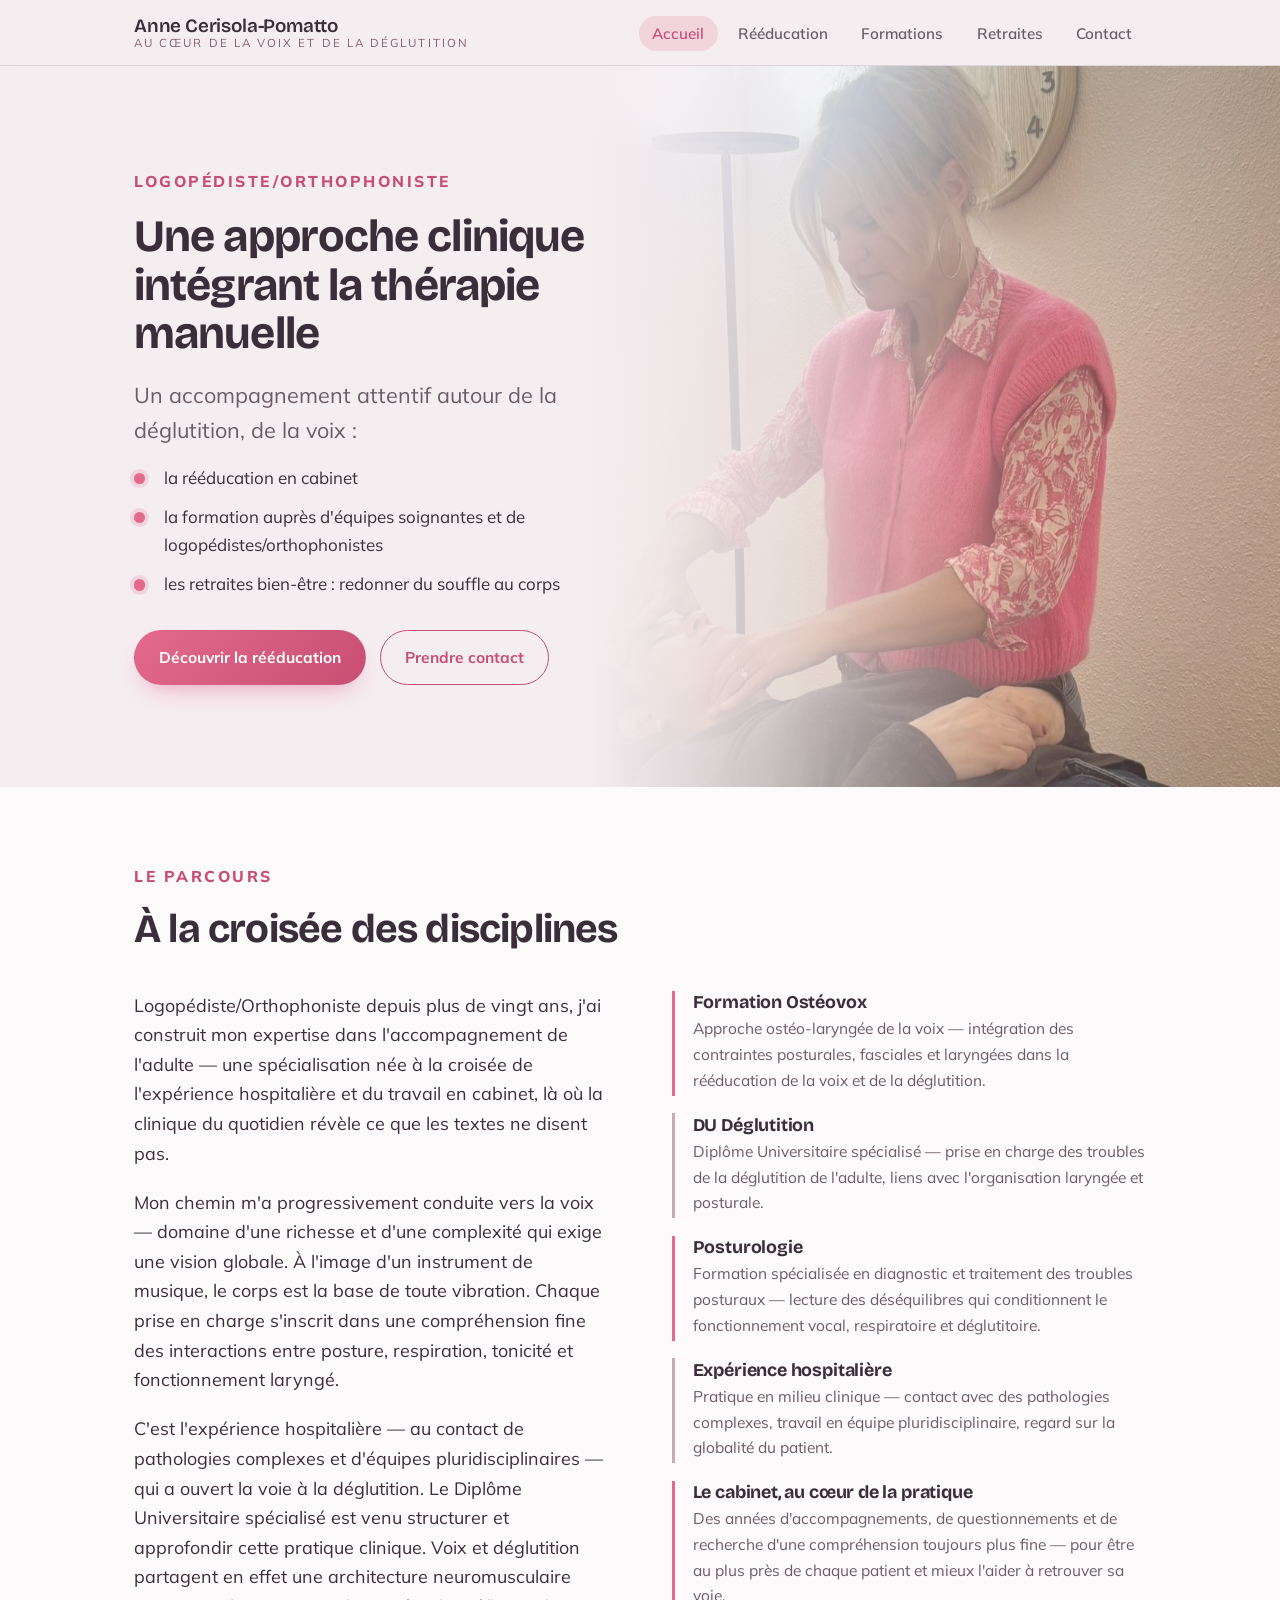
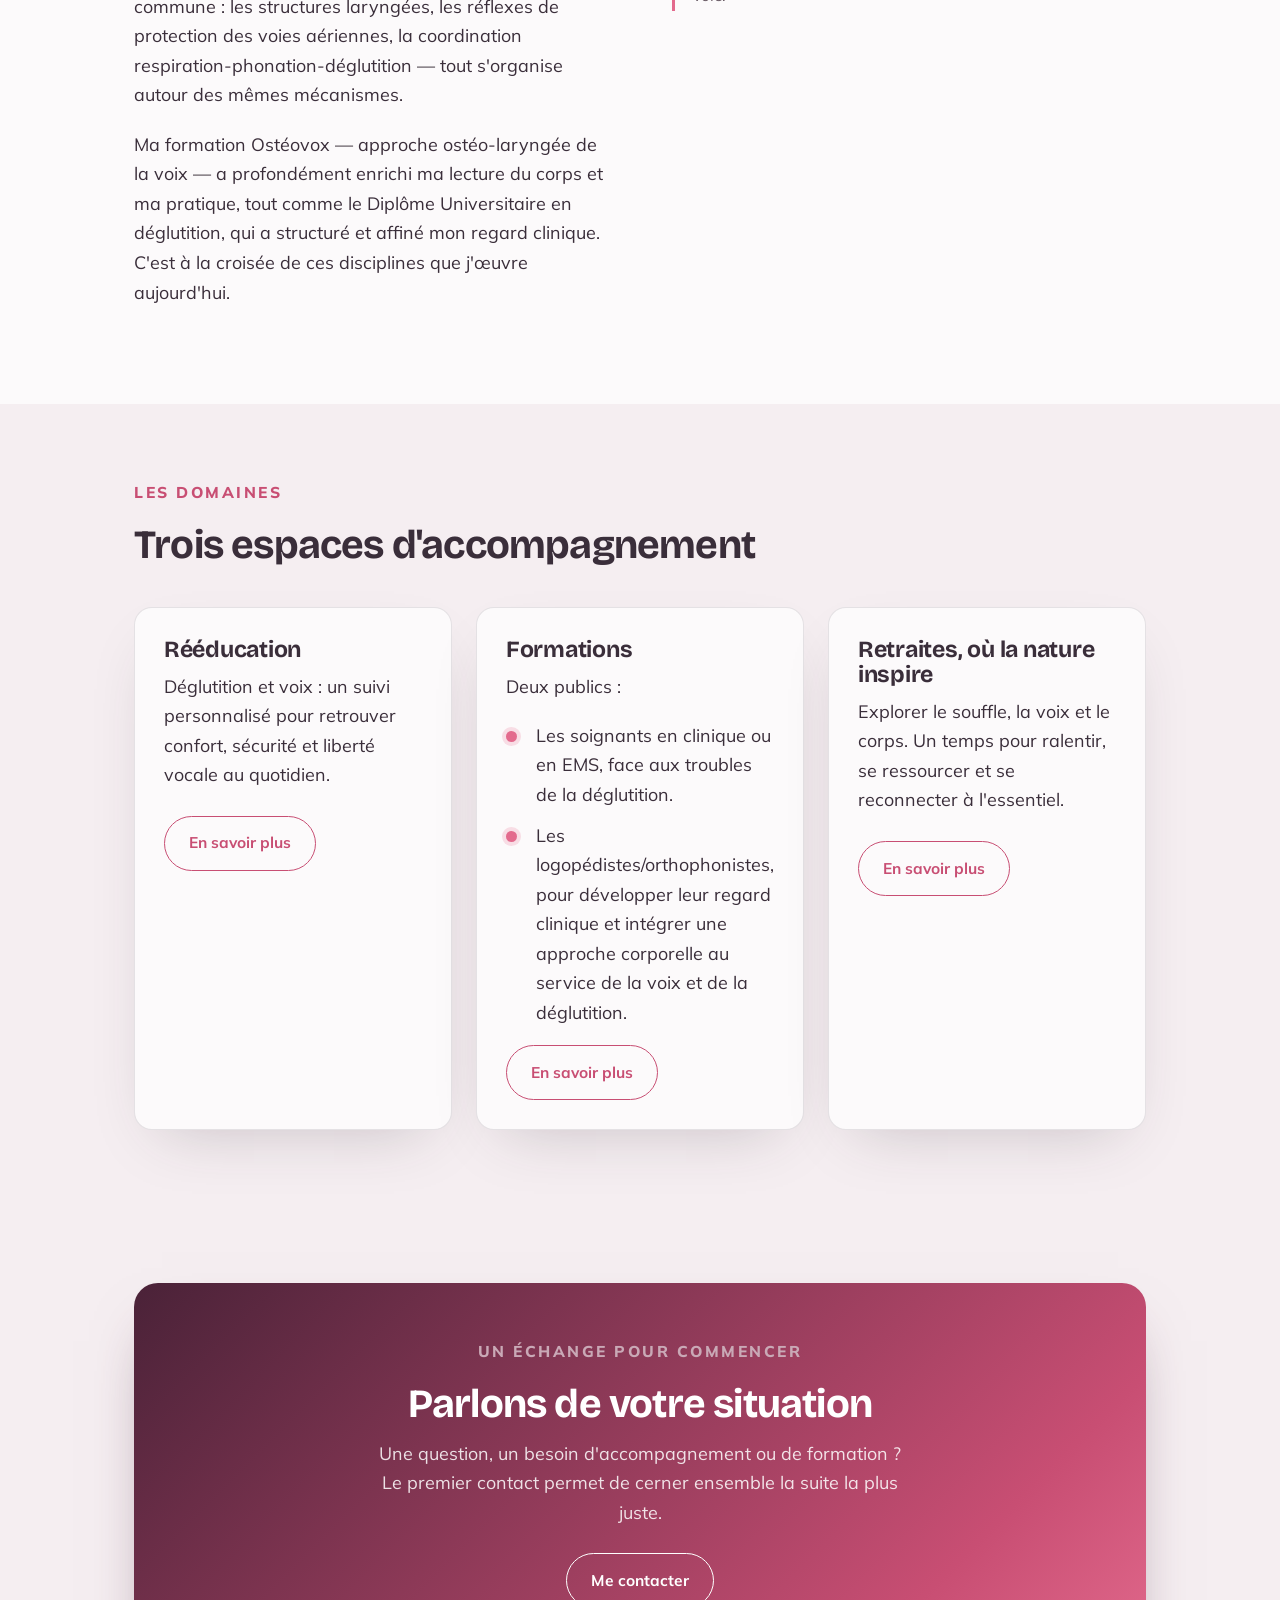
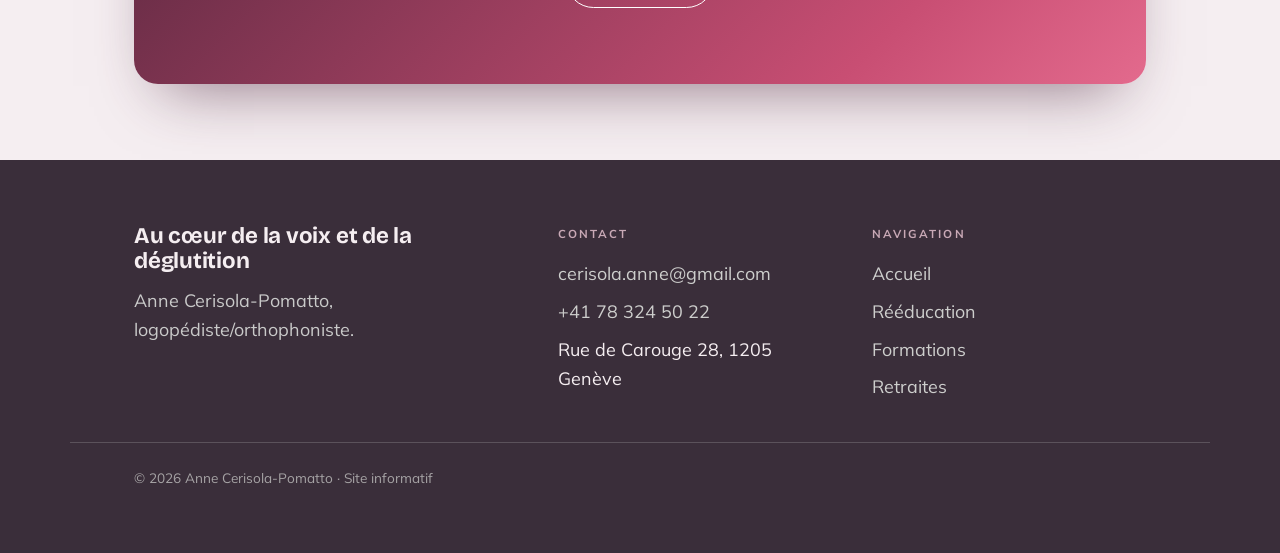
<file: index.html>
<!DOCTYPE html>
<html lang="fr">
<head>
<meta charset="UTF-8">
<meta name="viewport" content="width=device-width, initial-scale=1.0">
<title>Anne Cerisola-Pomatto — Logopédiste/Orthophoniste · Voix &amp; Déglutition</title>
<meta name="description" content="Anne Cerisola-Pomatto, logopédiste/orthophoniste à Genève. Au cœur de la voix et de la déglutition : rééducation, formation des soignants et retraites.">
<link rel="stylesheet" href="style.css">
</head>
<body>

<header class="site-header">
  <nav class="nav wrap" aria-label="Navigation principale">
    <a class="brand" href="index.html">
      <b>Anne Cerisola-Pomatto</b>
      <span>Au cœur de la voix et de la déglutition</span>
    </a>
    <button class="nav-toggle" aria-label="Ouvrir le menu" aria-expanded="false" aria-controls="nav-links">
      <svg width="22" height="22" viewBox="0 0 24 24" fill="none" stroke="currentColor" stroke-width="2"><line x1="3" y1="6" x2="21" y2="6"/><line x1="3" y1="12" x2="21" y2="12"/><line x1="3" y1="18" x2="21" y2="18"/></svg>
    </button>
    <ul class="nav-links" id="nav-links">
      <li><a href="index.html" class="is-active" aria-current="page">Accueil</a></li>
      <li><a href="reeducation.html">Rééducation</a></li>
      <li><a href="formations.html">Formations</a></li>
      <li><a href="retraites.html">Retraites</a></li>
      <li><a href="#contact">Contact</a></li>
    </ul>
  </nav>
</header>

<main>

  <!-- HÉRO -->
  <section class="hero hero--home">
    <div class="wrap hero-inner">
      <div>
        <p class="eyebrow">Logopédiste/Orthophoniste</p>
        <h1>Une approche clinique intégrant la thérapie manuelle</h1>
        <p class="lead" style="margin-bottom:1rem;">Un accompagnement attentif autour de la déglutition, de la voix&nbsp;:</p>
        <ul class="checks" style="margin:0 0 2rem; font-size:1.06rem;">
          <li>la rééducation en cabinet</li>
          <li>la formation auprès d'équipes soignantes et de logopédistes/orthophonistes</li>
          <li>les retraites bien-être : redonner du souffle au corps</li>
        </ul>
        <div class="hero-cta">
          <a class="btn btn-primary" href="reeducation.html">Découvrir la rééducation</a>
          <a class="btn btn-ghost" href="#contact">Prendre contact</a>
        </div>
      </div>
    </div>
  </section>

  <!-- INTRODUCTION / PARCOURS -->
  <section class="section section--paper">
    <div class="wrap">
      <p class="eyebrow">Le parcours</p>
      <h2 style="margin-bottom:2.5rem; max-width:22ch;">À la croisée des disciplines</h2>
      <div class="split" style="align-items:start;">
        <div>
          <p>Logopédiste/Orthophoniste depuis plus de vingt ans, j'ai construit mon expertise dans l'accompagnement de l'adulte — une spécialisation née à la croisée de l'expérience hospitalière et du travail en cabinet, là où la clinique du quotidien révèle ce que les textes ne disent pas.</p>
          <p>Mon chemin m'a progressivement conduite vers la voix — domaine d'une richesse et d'une complexité qui exige une vision globale. À l'image d'un instrument de musique, le corps est la base de toute vibration. Chaque prise en charge s'inscrit dans une compréhension fine des interactions entre posture, respiration, tonicité et fonctionnement laryngé.</p>
          <p>C'est l'expérience hospitalière — au contact de pathologies complexes et d'équipes pluridisciplinaires — qui a ouvert la voie à la déglutition. Le Diplôme Universitaire spécialisé est venu structurer et approfondir cette pratique clinique. Voix et déglutition partagent en effet une architecture neuromusculaire commune&nbsp;: les structures laryngées, les réflexes de protection des voies aériennes, la coordination respiration-phonation-déglutition — tout s'organise autour des mêmes mécanismes.</p>
          <p>Ma formation Ostéovox — approche ostéo-laryngée de la voix — a profondément enrichi ma lecture du corps et ma pratique, tout comme le Diplôme Universitaire en déglutition, qui a structuré et affiné mon regard clinique. C'est à la croisée de ces disciplines que j'œuvre aujourd'hui.</p>
        </div>
        <div class="grid" style="gap:1.1rem; align-content:start;">
          <div style="border-left:3px solid var(--souffle); padding:.15rem 0 .15rem 1.1rem;">
            <h3 style="font-size:1.12rem; margin-bottom:.25rem;">Formation Ostéovox</h3>
            <p style="margin-bottom:0; color:var(--ink-soft); font-size:.97rem;">Approche ostéo-laryngée de la voix — intégration des contraintes posturales, fasciales et laryngées dans la rééducation de la voix et de la déglutition.</p>
          </div>
          <div style="border-left:3px solid var(--sage); padding:.15rem 0 .15rem 1.1rem;">
            <h3 style="font-size:1.12rem; margin-bottom:.25rem;">DU Déglutition</h3>
            <p style="margin-bottom:0; color:var(--ink-soft); font-size:.97rem;">Diplôme Universitaire spécialisé — prise en charge des troubles de la déglutition de l'adulte, liens avec l'organisation laryngée et posturale.</p>
          </div>
          <div style="border-left:3px solid var(--souffle); padding:.15rem 0 .15rem 1.1rem;">
            <h3 style="font-size:1.12rem; margin-bottom:.25rem;">Posturologie</h3>
            <p style="margin-bottom:0; color:var(--ink-soft); font-size:.97rem;">Formation spécialisée en diagnostic et traitement des troubles posturaux — lecture des déséquilibres qui conditionnent le fonctionnement vocal, respiratoire et déglutitoire.</p>
          </div>
          <div style="border-left:3px solid var(--sage); padding:.15rem 0 .15rem 1.1rem;">
            <h3 style="font-size:1.12rem; margin-bottom:.25rem;">Expérience hospitalière</h3>
            <p style="margin-bottom:0; color:var(--ink-soft); font-size:.97rem;">Pratique en milieu clinique — contact avec des pathologies complexes, travail en équipe pluridisciplinaire, regard sur la globalité du patient.</p>
          </div>
          <div style="border-left:3px solid var(--souffle); padding:.15rem 0 .15rem 1.1rem;">
            <h3 style="font-size:1.12rem; margin-bottom:.25rem;">Le cabinet, au cœur de la pratique</h3>
            <p style="margin-bottom:0; color:var(--ink-soft); font-size:.97rem;">Des années d'accompagnements, de questionnements et de recherche d'une compréhension toujours plus fine — pour être au plus près de chaque patient et mieux l'aider à retrouver sa voie.</p>
          </div>
        </div>
      </div>
    </div>
  </section>

  <!-- EXPERTISE / DOMAINES -->
  <section class="section">
    <div class="wrap">
      <p class="eyebrow">Les domaines</p>
      <h2 style="margin-bottom:2.5rem;">Trois espaces d'accompagnement</h2>
      <div class="grid grid-3">
        <article class="card">
          <h3>Rééducation</h3>
          <p>Déglutition et voix&nbsp;: un suivi personnalisé pour retrouver confort, sécurité et liberté vocale au quotidien.</p>
          <p><a class="btn btn-ghost" href="reeducation.html" style="margin-top:.4rem;">En savoir plus</a></p>
        </article>
        <article class="card">
          <h3>Formations</h3>
          <p>Deux publics&nbsp;:</p>
          <ul class="checks" style="margin:.6rem 0 1rem;">
            <li>Les soignants en clinique ou en EMS, face aux troubles de la déglutition.</li>
            <li>Les logopédistes/orthophonistes, pour développer leur regard clinique et intégrer une approche corporelle au service de la voix et de la déglutition.</li>
          </ul>
          <p><a class="btn btn-ghost" href="formations.html" style="margin-top:.1rem;">En savoir plus</a></p>
        </article>
        <article class="card">
          <h3>Retraites, où la nature inspire</h3>
          <p>Explorer le souffle, la voix et le corps. Un temps pour ralentir, se ressourcer et se reconnecter à l'essentiel.</p>
          <p><a class="btn btn-ghost" href="retraites.html" style="margin-top:.4rem;">En savoir plus</a></p>
        </article>
      </div>
    </div>
  </section>

  <!-- BANDEAU CTA -->
  <section class="section">
    <div class="wrap">
      <div class="cta-band">
        <p class="eyebrow" style="color:var(--sage);">Un échange pour commencer</p>
        <h2>Parlons de votre situation</h2>
        <p style="max-width:48ch;">Une question, un besoin d'accompagnement ou de formation&nbsp;? Le premier contact permet de cerner ensemble la suite la plus juste.</p>
        <p style="margin-top:1.6rem;"><a class="btn btn-ghost" href="#contact">Me contacter</a></p>
      </div>
    </div>
  </section>

</main>

<footer class="site-footer" id="contact">
  <div class="wrap footer-grid">
    <div>
      <h3>Au cœur de la voix et de la déglutition</h3>
      <p style="color:rgba(238,241,237,.8); max-width:38ch;">Anne Cerisola-Pomatto, logopédiste/orthophoniste.</p>
    </div>
    <div>
      <p class="footer-label">Contact</p>
      <ul>
        <li><a href="mailto:cerisola.anne@gmail.com">cerisola.anne@gmail.com</a></li>
        <li><a href="tel:+41783245022">+41 78 324 50 22</a></li>
        <li>Rue de Carouge 28, 1205 Genève</li>
      </ul>
    </div>
    <div>
      <p class="footer-label">Navigation</p>
      <ul>
        <li><a href="index.html">Accueil</a></li>
        <li><a href="reeducation.html">Rééducation</a></li>
        <li><a href="formations.html">Formations</a></li>
        <li><a href="retraites.html">Retraites</a></li>
      </ul>
    </div>
  </div>
  <div class="wrap footer-bottom">
    © <span id="year"></span> Anne Cerisola-Pomatto · Site informatif
  </div>
</footer>

<script src="main.js"></script>
<script>document.getElementById('year').textContent=new Date().getFullYear();</script>
</body>
</html>
</file>
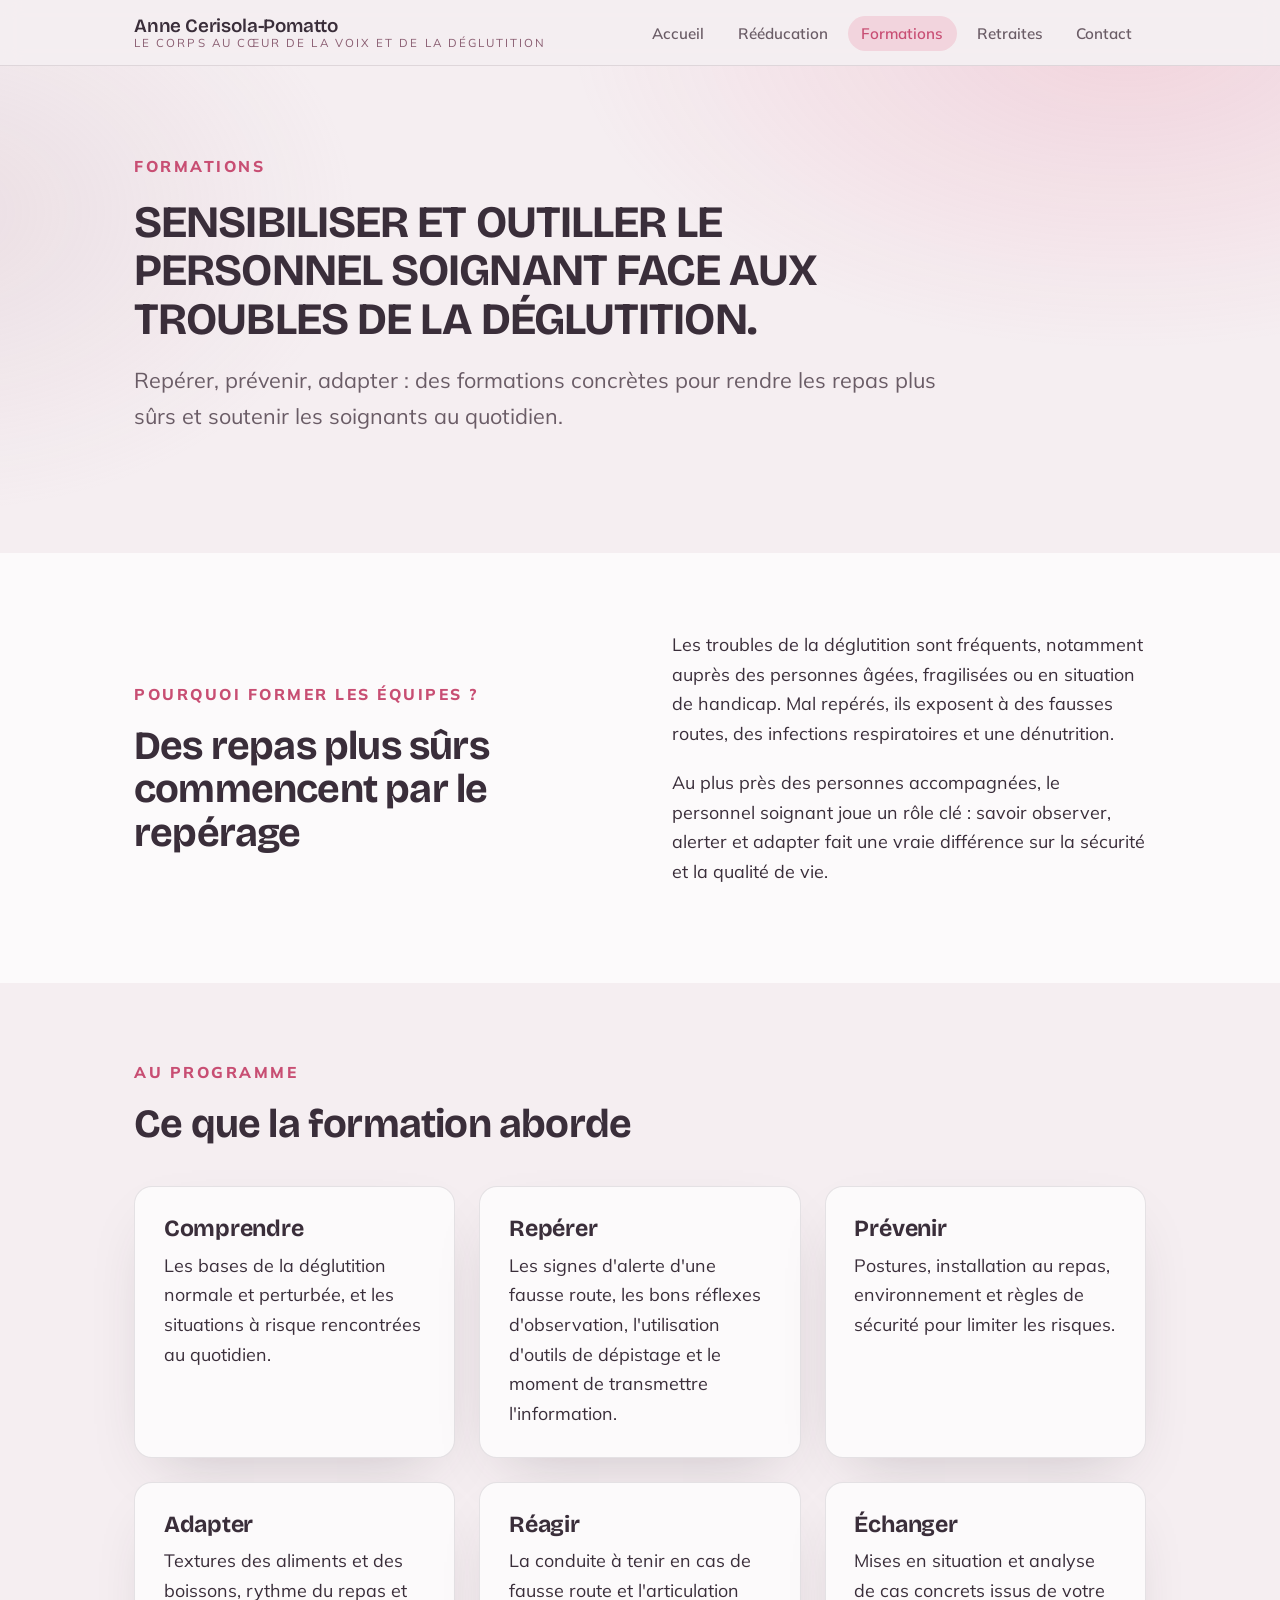
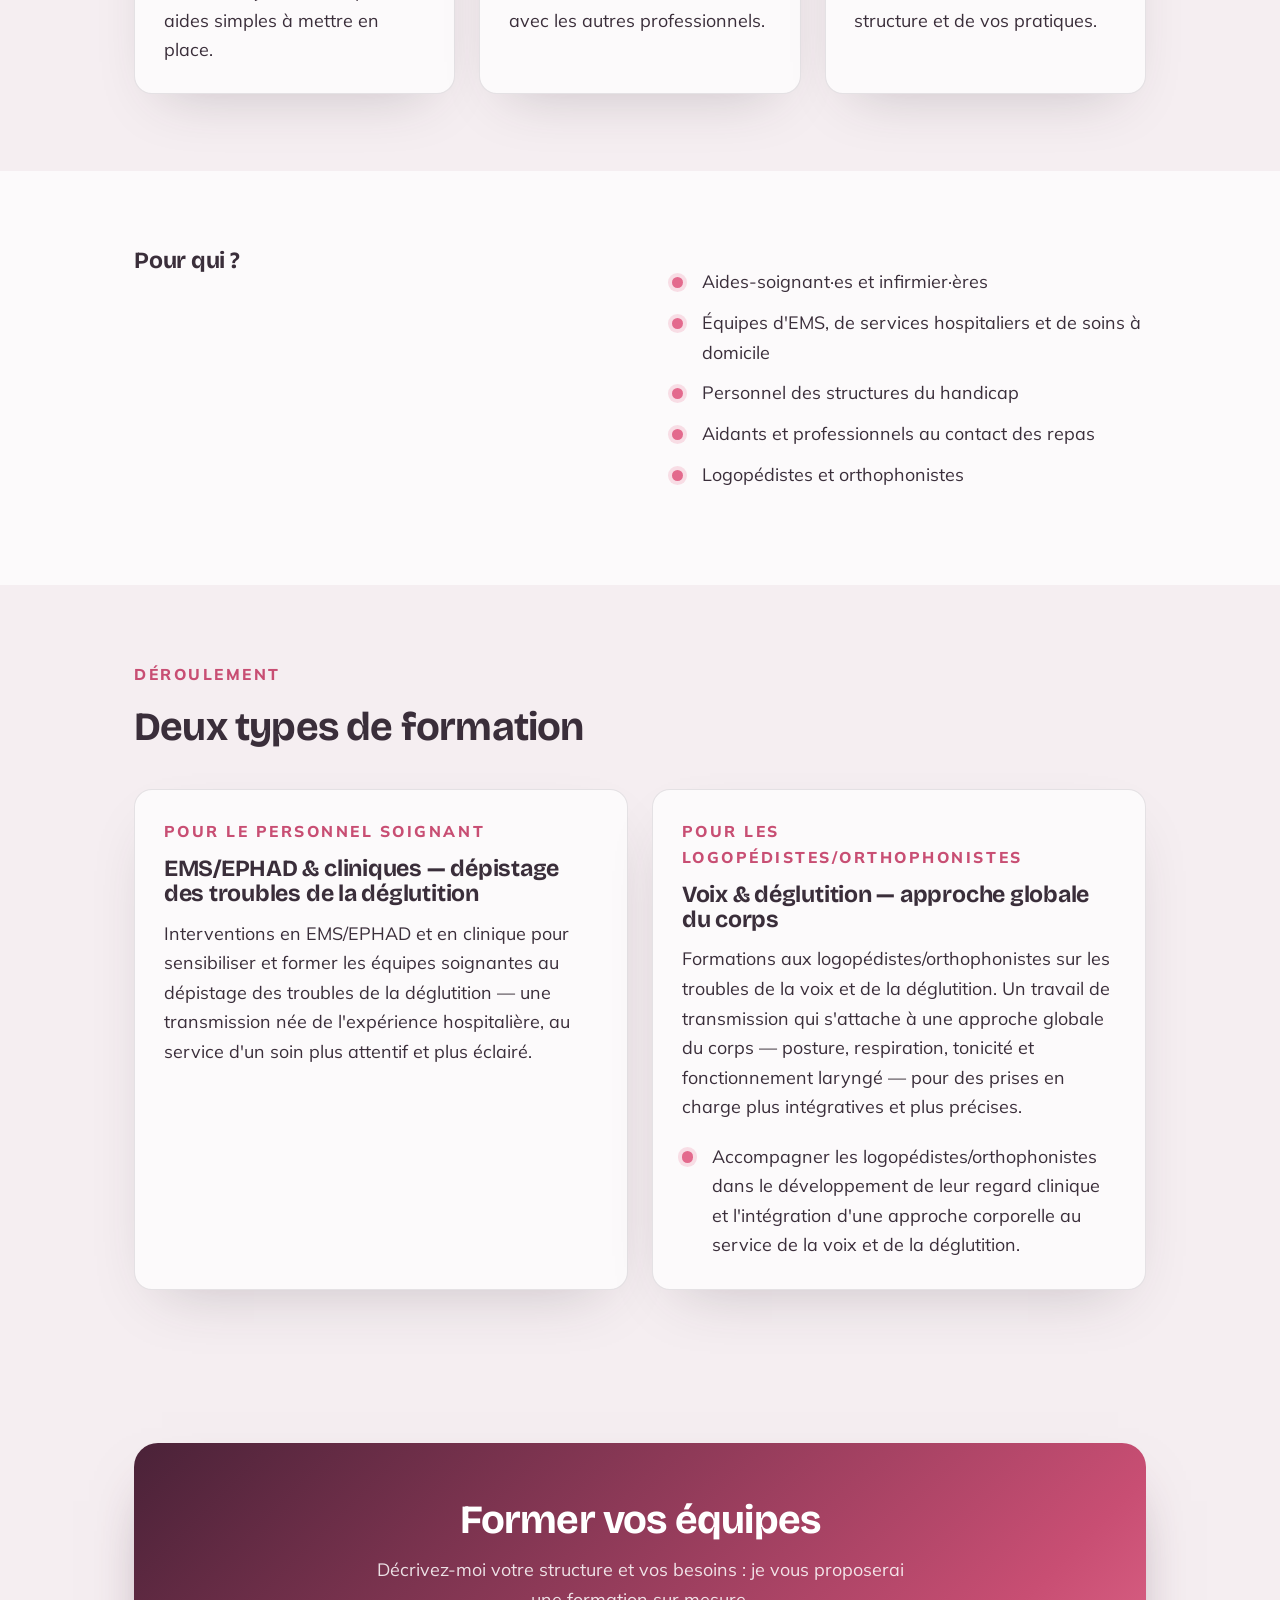
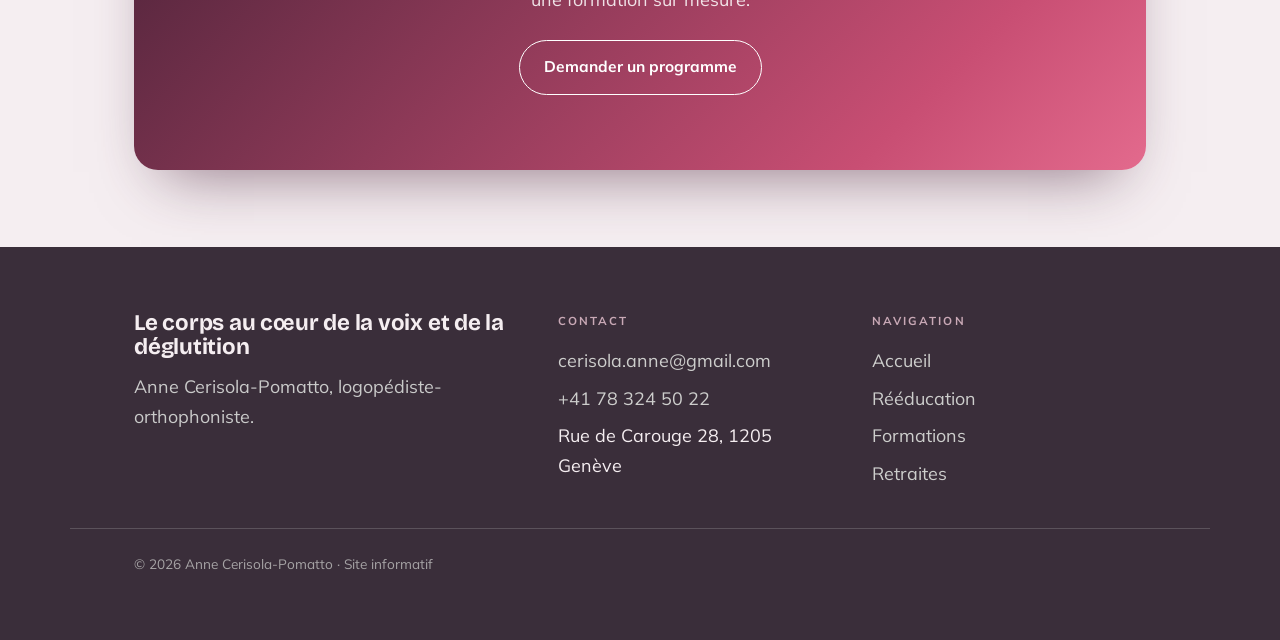
<file: formations (1).html>
<!DOCTYPE html>
<html lang="fr">
<head>
<meta charset="UTF-8">
<meta name="viewport" content="width=device-width, initial-scale=1.0">
<title>Formation du personnel soignant — Troubles de la déglutition</title>
<meta name="description" content="Formations destinées au personnel soignant pour repérer et accompagner les troubles de la déglutition : repérage, prévention des fausses routes, gestes et postures au repas.">
<link rel="stylesheet" href="style.css">
</head>
<body>

<header class="site-header">
  <nav class="nav wrap" aria-label="Navigation principale">
    <a class="brand" href="index.html">
      <b>Anne Cerisola-Pomatto</b>
      <span>Le corps au cœur de la voix et de la déglutition</span>
    </a>
    <button class="nav-toggle" aria-label="Ouvrir le menu" aria-expanded="false" aria-controls="nav-links">
      <svg width="22" height="22" viewBox="0 0 24 24" fill="none" stroke="currentColor" stroke-width="2"><line x1="3" y1="6" x2="21" y2="6"/><line x1="3" y1="12" x2="21" y2="12"/><line x1="3" y1="18" x2="21" y2="18"/></svg>
    </button>
    <ul class="nav-links" id="nav-links">
      <li><a href="index.html">Accueil</a></li>
      <li><a href="reeducation.html">Rééducation</a></li>
      <li><a href="formations.html" class="is-active" aria-current="page">Formations</a></li>
      <li><a href="retraites.html">Retraites</a></li>
      <li><a href="#contact">Contact</a></li>
    </ul>
  </nav>
</header>

<main>

  <section class="hero">
    <div class="wrap" style="padding-block:clamp(3rem,7vw,5.5rem);">
      <p class="eyebrow">Formations</p>
      <h1 style="max-width:24ch; text-transform:uppercase;">Sensibiliser et outiller le personnel soignant face aux troubles de la déglutition.</h1>
      <p class="lead" style="max-width:62ch; margin-top:1rem;">Repérer, prévenir, adapter&nbsp;: des formations concrètes pour rendre les repas plus sûrs et soutenir les soignants au quotidien.</p>
    </div>
  </section>

  <!-- POURQUOI -->
  <section class="section section--paper">
    <div class="wrap split">
      <div>
        <p class="eyebrow">Pourquoi former les équipes&nbsp;?</p>
        <h2>Des repas plus sûrs commencent par le repérage</h2>
      </div>
      <div>
        <p>Les troubles de la déglutition sont fréquents, notamment auprès des personnes âgées, fragilisées ou en situation de handicap. Mal repérés, ils exposent à des fausses routes, des infections respiratoires et une dénutrition.</p>
        <p>Au plus près des personnes accompagnées, le personnel soignant joue un rôle clé&nbsp;: savoir observer, alerter et adapter fait une vraie différence sur la sécurité et la qualité de vie.</p>
      </div>
    </div>
  </section>

  <!-- AU PROGRAMME -->
  <section class="section">
    <div class="wrap">
      <p class="eyebrow">Au programme</p>
      <h2 style="margin-bottom:2.5rem;">Ce que la formation aborde</h2>
      <div class="grid grid-3">
        <article class="card">
          <h3>Comprendre</h3>
          <p>Les bases de la déglutition normale et perturbée, et les situations à risque rencontrées au quotidien.</p>
        </article>
        <article class="card">
          <h3>Repérer</h3>
          <p>Les signes d'alerte d'une fausse route, les bons réflexes d'observation, l'utilisation d'outils de dépistage et le moment de transmettre l'information.</p>
        </article>
        <article class="card">
          <h3>Prévenir</h3>
          <p>Postures, installation au repas, environnement et règles de sécurité pour limiter les risques.</p>
        </article>
        <article class="card">
          <h3>Adapter</h3>
          <p>Textures des aliments et des boissons, rythme du repas et aides simples à mettre en place.</p>
        </article>
        <article class="card">
          <h3>Réagir</h3>
          <p>La conduite à tenir en cas de fausse route et l'articulation avec les autres professionnels.</p>
        </article>
        <article class="card">
          <h3>Échanger</h3>
          <p>Mises en situation et analyse de cas concrets issus de votre structure et de vos pratiques.</p>
        </article>
      </div>
    </div>
  </section>

  <!-- POUR QUI -->
  <section class="section section--paper">
    <div class="wrap split" style="align-items:start;">
      <div>
        <h3 style="margin-bottom:.4rem;">Pour qui&nbsp;?</h3>
      </div>
      <div>
        <ul class="checks">
          <li>Aides-soignant·es et infirmier·ères</li>
          <li>Équipes d'EMS, de services hospitaliers et de soins à domicile</li>
          <li>Personnel des structures du handicap</li>
          <li>Aidants et professionnels au contact des repas</li>
          <li>Logopédistes et orthophonistes</li>
        </ul>
      </div>
    </div>
  </section>

  <!-- DÉROULEMENT / DEUX TYPES DE FORMATION -->
  <section class="section">
    <div class="wrap">
      <p class="eyebrow">Déroulement</p>
      <h2 style="margin-bottom:2.5rem;">Deux types de formation</h2>
      <div class="grid grid-2">
        <article class="card">
          <p class="eyebrow" style="margin-bottom:.7rem;">Pour le personnel soignant</p>
          <h3 style="margin-bottom:.8rem;">EMS/EPHAD &amp; cliniques — dépistage des troubles de la déglutition</h3>
          <p style="margin-bottom:0;">Interventions en EMS/EPHAD et en clinique pour sensibiliser et former les équipes soignantes au dépistage des troubles de la déglutition — une transmission née de l'expérience hospitalière, au service d'un soin plus attentif et plus éclairé.</p>
        </article>
        <article class="card">
          <p class="eyebrow" style="margin-bottom:.7rem;">Pour les logopédistes/orthophonistes</p>
          <h3 style="margin-bottom:.8rem;">Voix &amp; déglutition — approche globale du corps</h3>
          <p>Formations aux logopédistes/orthophonistes sur les troubles de la voix et de la déglutition. Un travail de transmission qui s'attache à une approche globale du corps — posture, respiration, tonicité et fonctionnement laryngé — pour des prises en charge plus intégratives et plus précises.</p>
          <ul class="checks" style="margin:1rem 0 0;">
            <li>Accompagner les logopédistes/orthophonistes dans le développement de leur regard clinique et l'intégration d'une approche corporelle au service de la voix et de la déglutition.</li>
          </ul>
        </article>
      </div>
    </div>
  </section>

  <section class="section">
    <div class="wrap">
      <div class="cta-band">
        <h2>Former vos équipes</h2>
        <p style="max-width:50ch;">Décrivez-moi votre structure et vos besoins&nbsp;: je vous proposerai une formation sur mesure.</p>
        <p style="margin-top:1.6rem;"><a class="btn btn-ghost" href="#contact">Demander un programme</a></p>
      </div>
    </div>
  </section>

</main>

<footer class="site-footer" id="contact">
  <div class="wrap footer-grid">
    <div>
      <h3>Le corps au cœur de la voix et de la déglutition</h3>
      <p style="color:rgba(238,241,237,.8); max-width:38ch;">Anne Cerisola-Pomatto, logopédiste-orthophoniste.</p>
    </div>
    <div>
      <p class="footer-label">Contact</p>
      <ul>
        <li><a href="mailto:cerisola.anne@gmail.com">cerisola.anne@gmail.com</a></li>
        <li><a href="tel:+41783245022">+41 78 324 50 22</a></li>
        <li>Rue de Carouge 28, 1205 Genève</li>
      </ul>
    </div>
    <div>
      <p class="footer-label">Navigation</p>
      <ul>
        <li><a href="index.html">Accueil</a></li>
        <li><a href="reeducation.html">Rééducation</a></li>
        <li><a href="formations.html">Formations</a></li>
        <li><a href="retraites.html">Retraites</a></li>
      </ul>
    </div>
  </div>
  <div class="wrap footer-bottom">
    © <span id="year"></span> Anne Cerisola-Pomatto · Site informatif
  </div>
</footer>

<script src="main.js"></script>
<script>document.getElementById('year').textContent=new Date().getFullYear();</script>
</body>
</html>
</file>
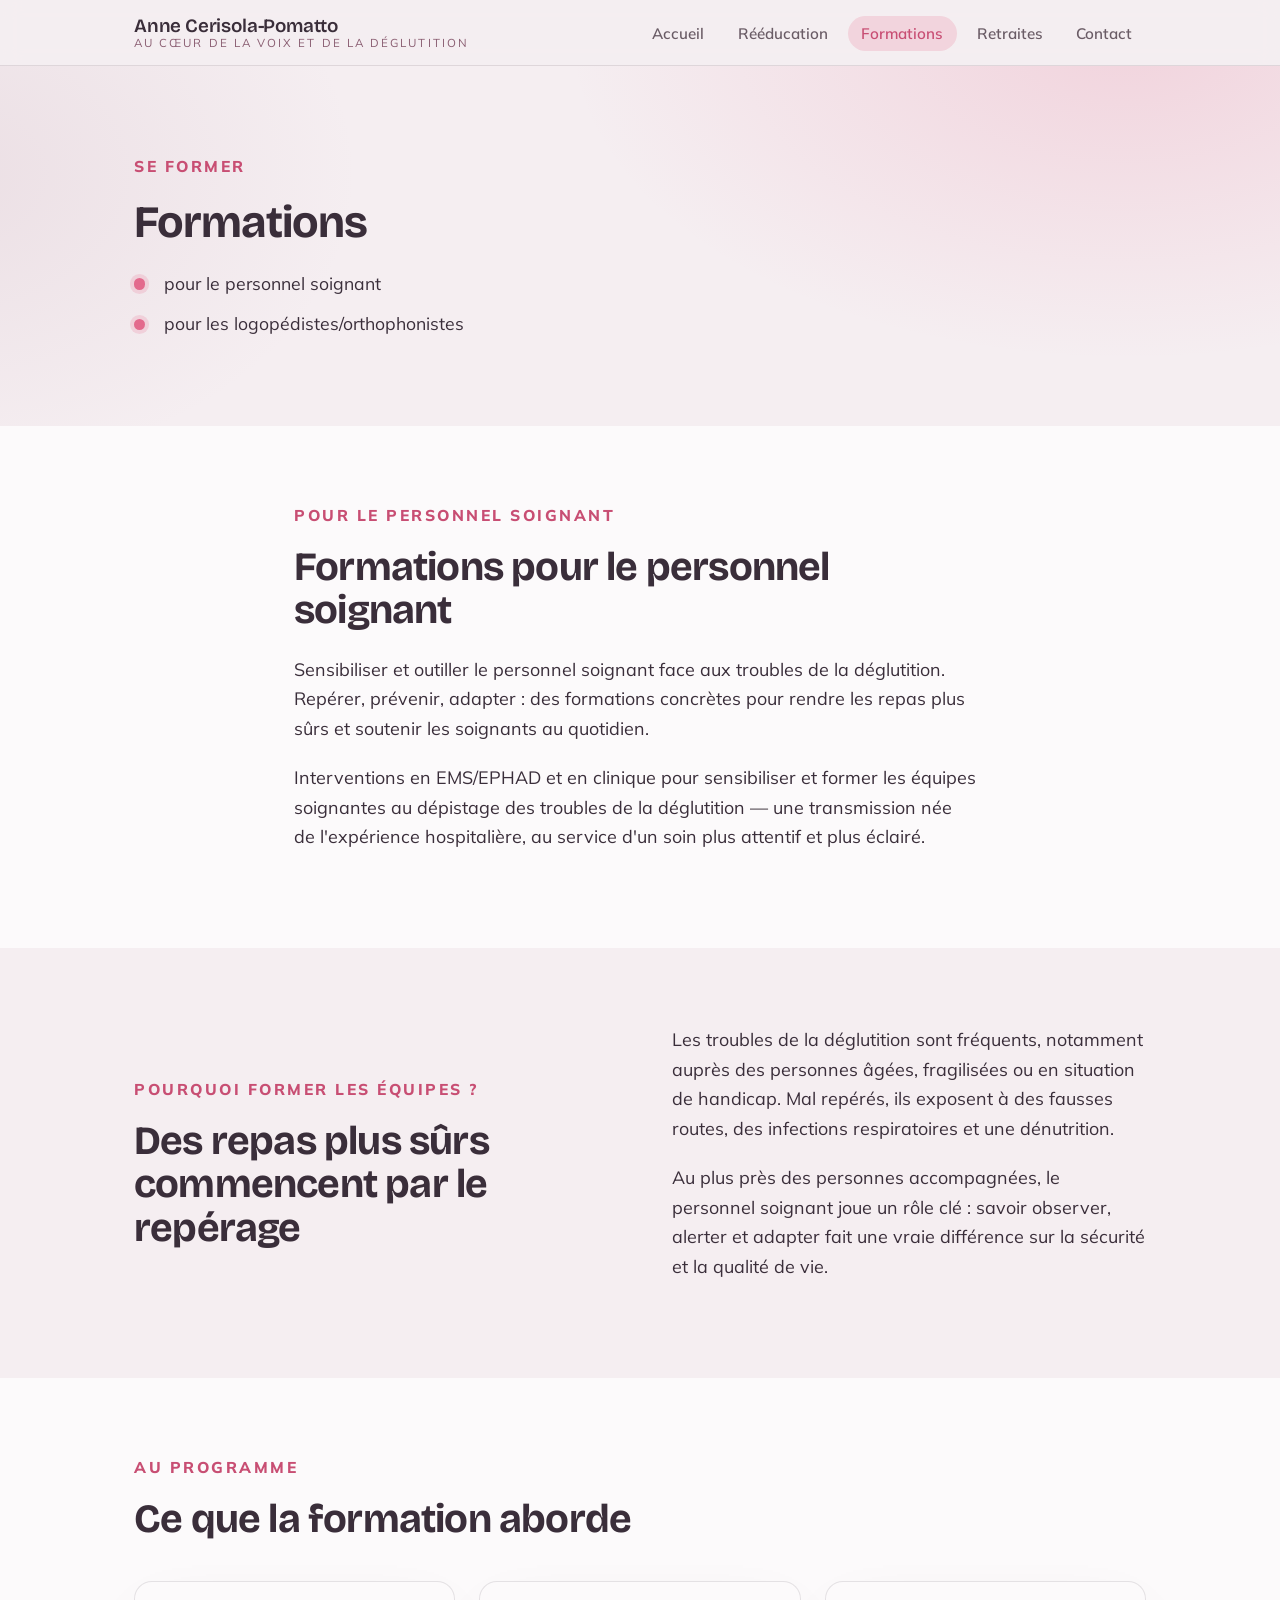
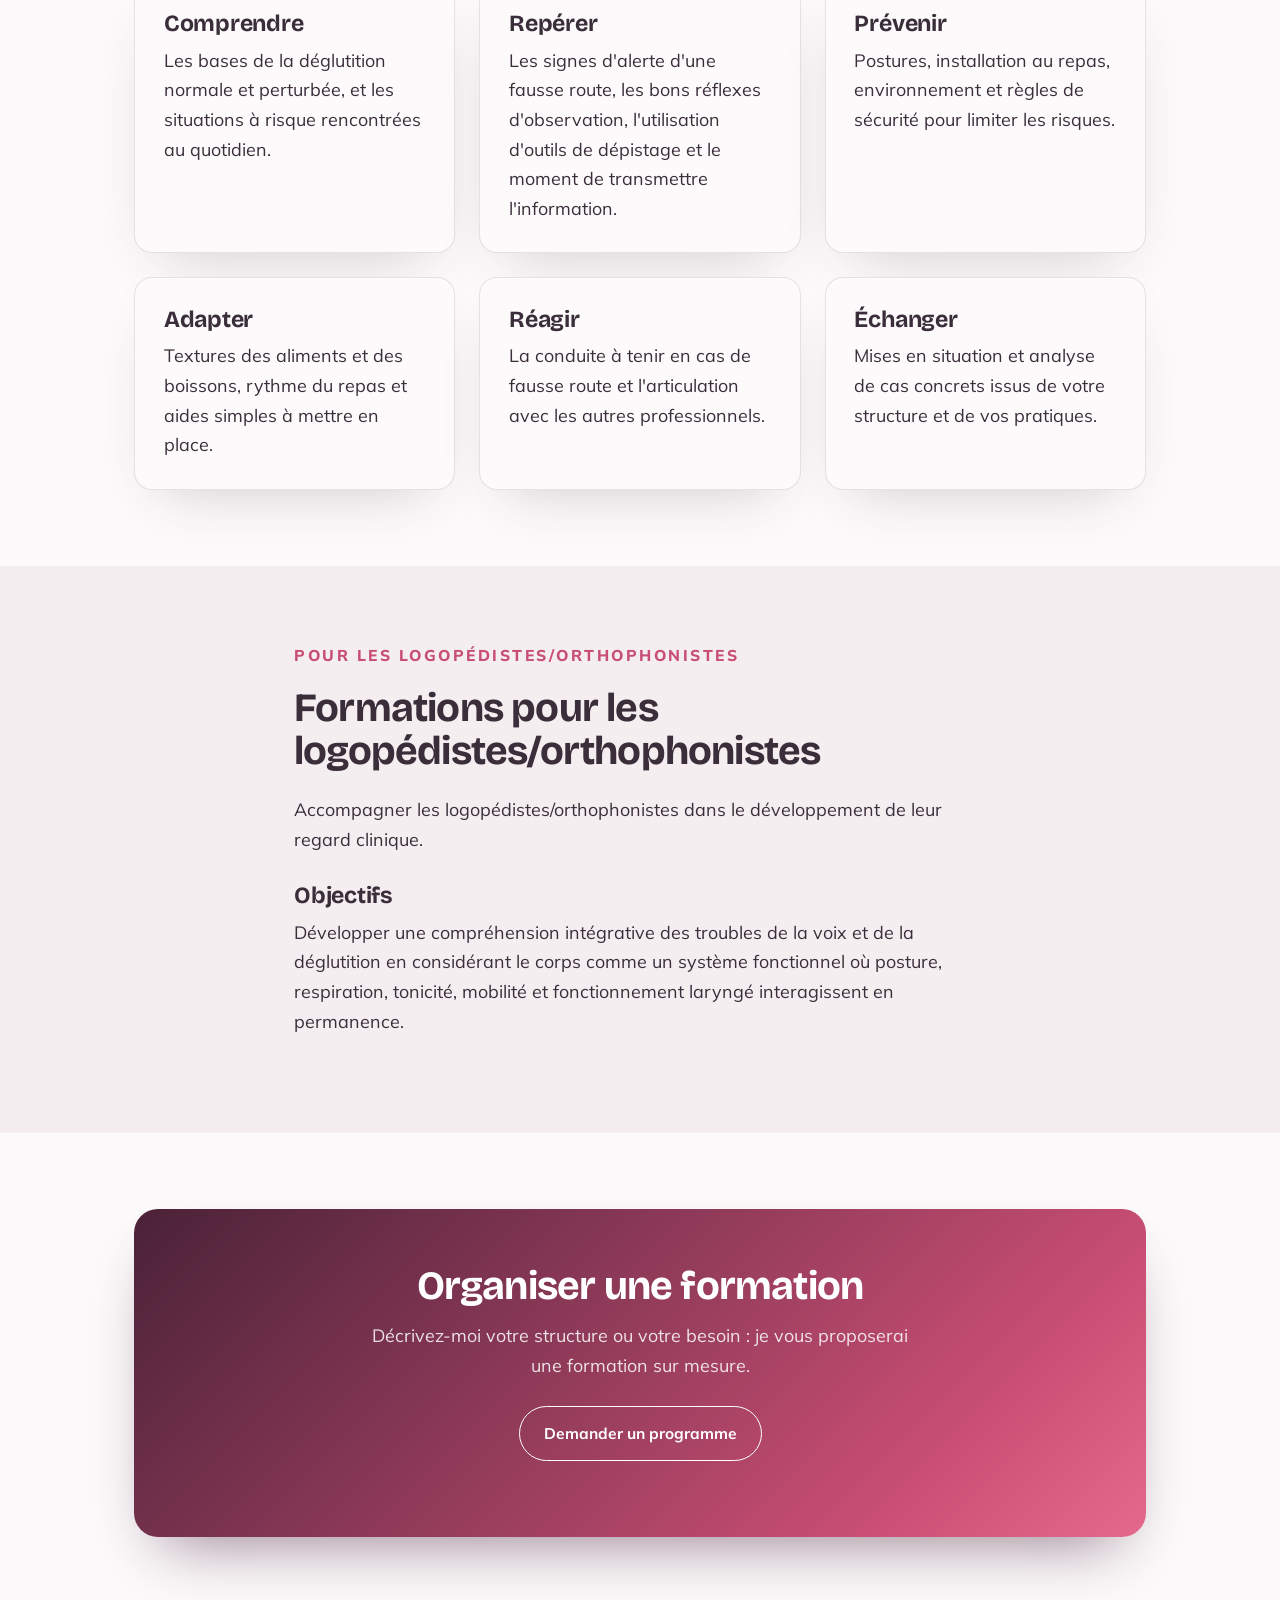
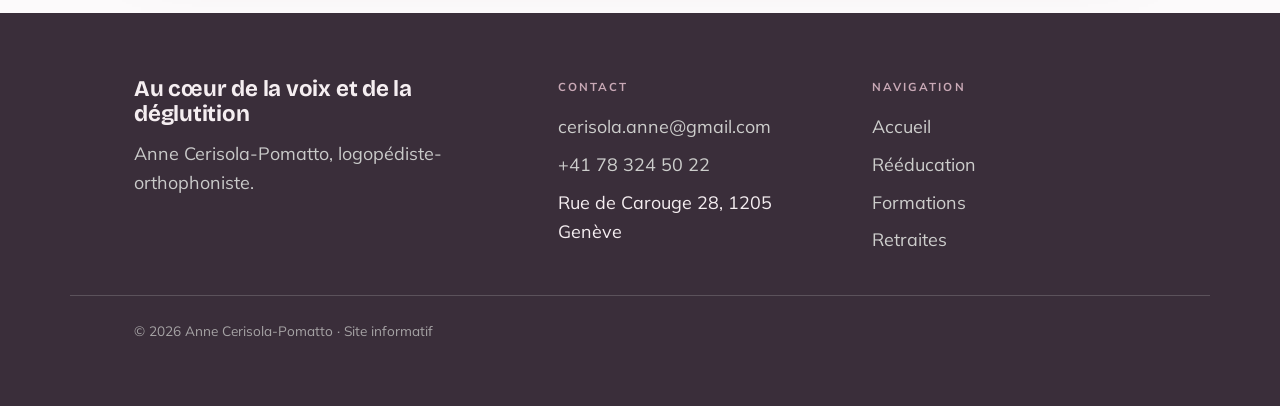
<file: formations (2).html>
<!DOCTYPE html>
<html lang="fr">
<head>
<meta charset="UTF-8">
<meta name="viewport" content="width=device-width, initial-scale=1.0">
<title>Formations — Personnel soignant &amp; logopédistes-orthophonistes · Anne Cerisola-Pomatto</title>
<meta name="description" content="Formations aux troubles de la déglutition pour le personnel soignant (EMS/EPHAD, clinique) et pour les logopédistes-orthophonistes : regard clinique et approche intégrative du corps.">
<link rel="stylesheet" href="style.css">
</head>
<body>

<header class="site-header">
  <nav class="nav wrap" aria-label="Navigation principale">
    <a class="brand" href="index.html">
      <b>Anne Cerisola-Pomatto</b>
      <span>Au cœur de la voix et de la déglutition</span>
    </a>
    <button class="nav-toggle" aria-label="Ouvrir le menu" aria-expanded="false" aria-controls="nav-links">
      <svg width="22" height="22" viewBox="0 0 24 24" fill="none" stroke="currentColor" stroke-width="2"><line x1="3" y1="6" x2="21" y2="6"/><line x1="3" y1="12" x2="21" y2="12"/><line x1="3" y1="18" x2="21" y2="18"/></svg>
    </button>
    <ul class="nav-links" id="nav-links">
      <li><a href="index.html">Accueil</a></li>
      <li><a href="reeducation.html">Rééducation</a></li>
      <li><a href="formations.html" class="is-active" aria-current="page">Formations</a></li>
      <li><a href="retraites.html">Retraites</a></li>
      <li><a href="#contact">Contact</a></li>
    </ul>
  </nav>
</header>

<main>

  <section class="hero">
    <div class="wrap" style="padding-block:clamp(3rem,7vw,5.5rem);">
      <p class="eyebrow">Se former</p>
      <h1>Formations</h1>
      <ul class="checks" style="margin:1.4rem 0 0; font-size:1.1rem;">
        <li><a href="#soignants" style="color:inherit; text-decoration:none;">pour le personnel soignant</a></li>
        <li><a href="#logopedistes" style="color:inherit; text-decoration:none;">pour les logopédistes/orthophonistes</a></li>
      </ul>
    </div>
  </section>

  <!-- FORMATIONS PERSONNEL SOIGNANT -->
  <section class="section section--paper" id="soignants">
    <div class="wrap" style="max-width:820px;">
      <p class="eyebrow">Pour le personnel soignant</p>
      <h2 style="margin-bottom:1.4rem;">Formations pour le personnel soignant</h2>
      <p>Sensibiliser et outiller le personnel soignant face aux troubles de la déglutition. Repérer, prévenir, adapter : des formations concrètes pour rendre les repas plus sûrs et soutenir les soignants au quotidien.</p>
      <p>Interventions en EMS/EPHAD et en clinique pour sensibiliser et former les équipes soignantes au dépistage des troubles de la déglutition — une transmission née de l'expérience hospitalière, au service d'un soin plus attentif et plus éclairé.</p>
    </div>
  </section>

  <!-- POURQUOI -->
  <section class="section">
    <div class="wrap split">
      <div>
        <p class="eyebrow">Pourquoi former les équipes&nbsp;?</p>
        <h2>Des repas plus sûrs commencent par le repérage</h2>
      </div>
      <div>
        <p>Les troubles de la déglutition sont fréquents, notamment auprès des personnes âgées, fragilisées ou en situation de handicap. Mal repérés, ils exposent à des fausses routes, des infections respiratoires et une dénutrition.</p>
        <p>Au plus près des personnes accompagnées, le personnel soignant joue un rôle clé : savoir observer, alerter et adapter fait une vraie différence sur la sécurité et la qualité de vie.</p>
      </div>
    </div>
  </section>

  <!-- AU PROGRAMME -->
  <section class="section section--paper">
    <div class="wrap">
      <p class="eyebrow">Au programme</p>
      <h2 style="margin-bottom:2.5rem;">Ce que la formation aborde</h2>
      <div class="grid grid-3">
        <article class="card">
          <h3>Comprendre</h3>
          <p>Les bases de la déglutition normale et perturbée, et les situations à risque rencontrées au quotidien.</p>
        </article>
        <article class="card">
          <h3>Repérer</h3>
          <p>Les signes d'alerte d'une fausse route, les bons réflexes d'observation, l'utilisation d'outils de dépistage et le moment de transmettre l'information.</p>
        </article>
        <article class="card">
          <h3>Prévenir</h3>
          <p>Postures, installation au repas, environnement et règles de sécurité pour limiter les risques.</p>
        </article>
        <article class="card">
          <h3>Adapter</h3>
          <p>Textures des aliments et des boissons, rythme du repas et aides simples à mettre en place.</p>
        </article>
        <article class="card">
          <h3>Réagir</h3>
          <p>La conduite à tenir en cas de fausse route et l'articulation avec les autres professionnels.</p>
        </article>
        <article class="card">
          <h3>Échanger</h3>
          <p>Mises en situation et analyse de cas concrets issus de votre structure et de vos pratiques.</p>
        </article>
      </div>
    </div>
  </section>

  <!-- FORMATIONS LOGOPÉDISTES / ORTHOPHONISTES -->
  <section class="section" id="logopedistes">
    <div class="wrap" style="max-width:820px;">
      <p class="eyebrow">Pour les logopédistes/orthophonistes</p>
      <h2 style="margin-bottom:1.4rem;">Formations pour les logopédistes/orthophonistes</h2>
      <p>Accompagner les logopédistes/orthophonistes dans le développement de leur regard clinique.</p>
      <h3 style="margin:1.8rem 0 .6rem;">Objectifs</h3>
      <p>Développer une compréhension intégrative des troubles de la voix et de la déglutition en considérant le corps comme un système fonctionnel où posture, respiration, tonicité, mobilité et fonctionnement laryngé interagissent en permanence.</p>
    </div>
  </section>

  <section class="section section--paper">
    <div class="wrap">
      <div class="cta-band">
        <h2>Organiser une formation</h2>
        <p style="max-width:50ch;">Décrivez-moi votre structure ou votre besoin : je vous proposerai une formation sur mesure.</p>
        <p style="margin-top:1.6rem;"><a class="btn btn-ghost" href="#contact">Demander un programme</a></p>
      </div>
    </div>
  </section>

</main>

<footer class="site-footer" id="contact">
  <div class="wrap footer-grid">
    <div>
      <h3>Au cœur de la voix et de la déglutition</h3>
      <p style="color:rgba(238,241,237,.8); max-width:38ch;">Anne Cerisola-Pomatto, logopédiste-orthophoniste.</p>
    </div>
    <div>
      <p class="footer-label">Contact</p>
      <ul>
        <li><a href="mailto:cerisola.anne@gmail.com">cerisola.anne@gmail.com</a></li>
        <li><a href="tel:+41783245022">+41 78 324 50 22</a></li>
        <li>Rue de Carouge 28, 1205 Genève</li>
      </ul>
    </div>
    <div>
      <p class="footer-label">Navigation</p>
      <ul>
        <li><a href="index.html">Accueil</a></li>
        <li><a href="reeducation.html">Rééducation</a></li>
        <li><a href="formations.html">Formations</a></li>
        <li><a href="retraites.html">Retraites</a></li>
      </ul>
    </div>
  </div>
  <div class="wrap footer-bottom">
    © <span id="year"></span> Anne Cerisola-Pomatto · Site informatif
  </div>
</footer>

<script src="main.js"></script>
<script>document.getElementById('year').textContent=new Date().getFullYear();</script>
</body>
</html>
</file>
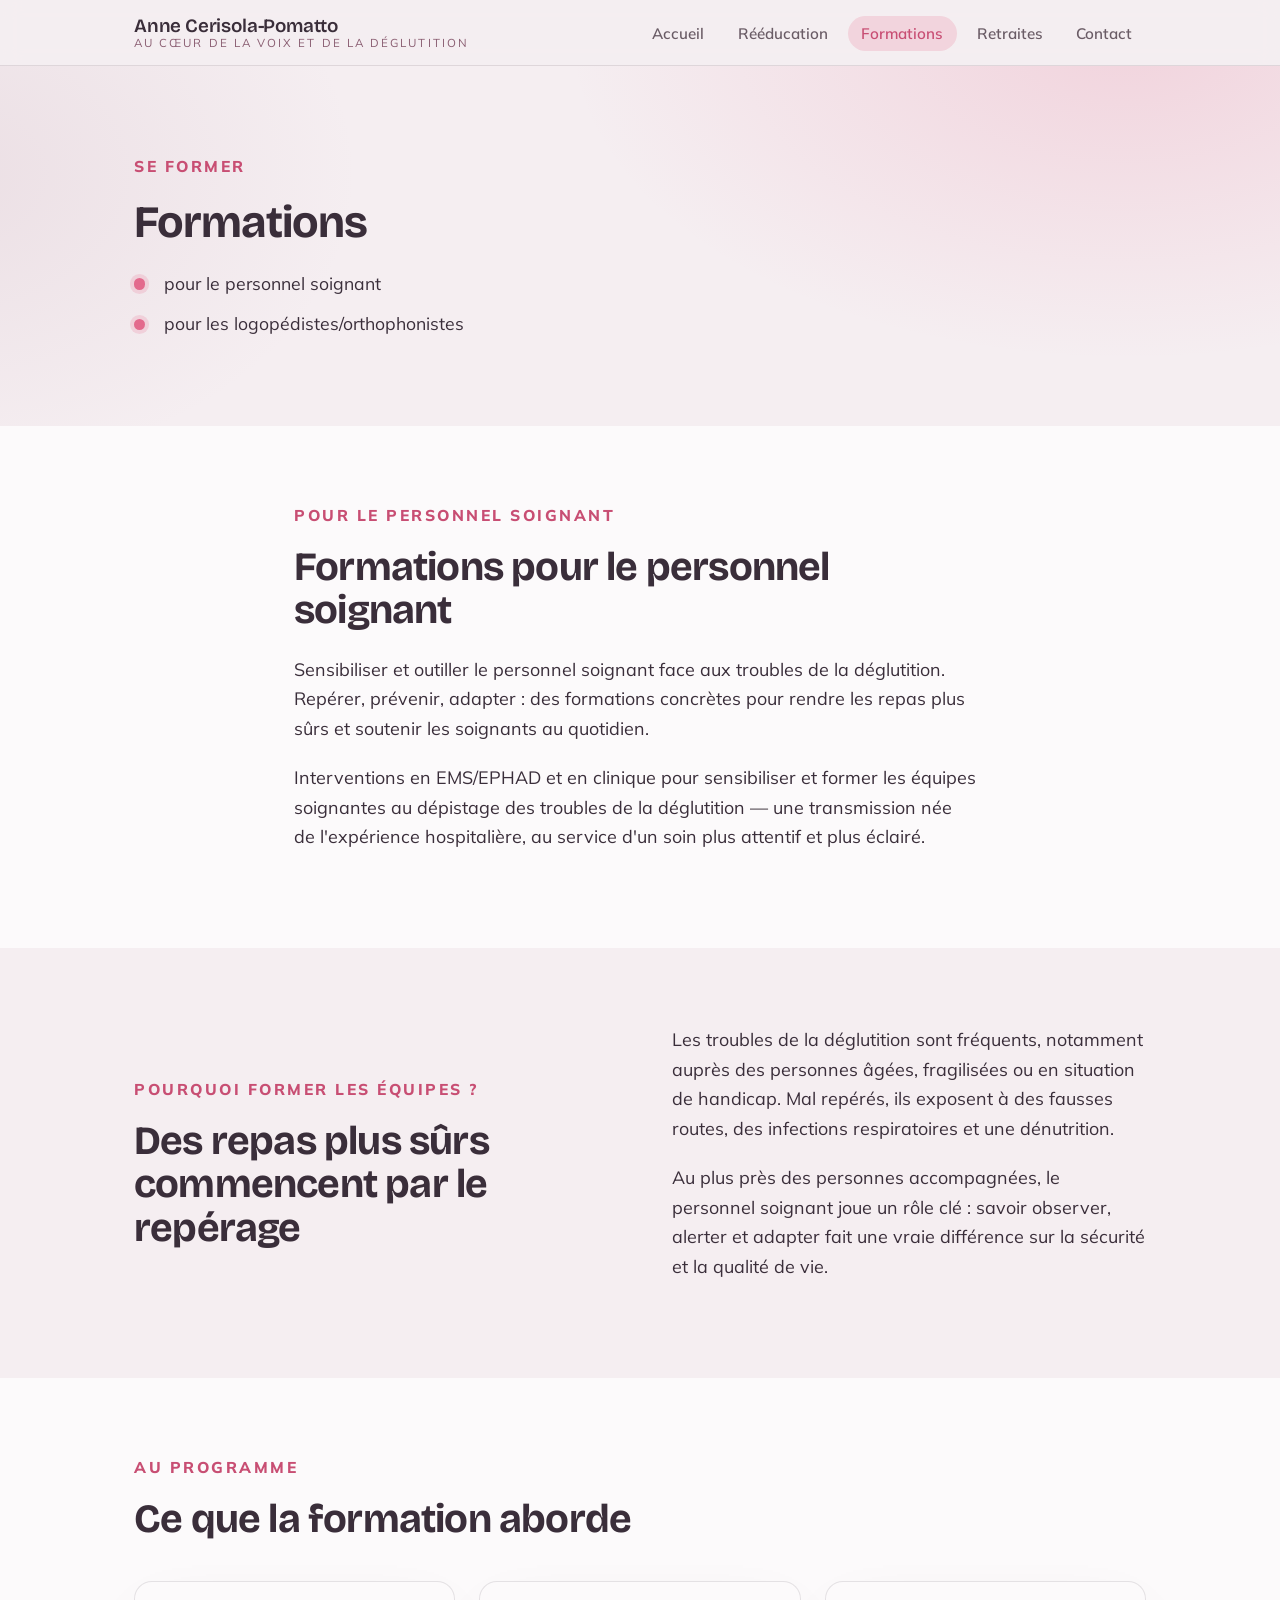
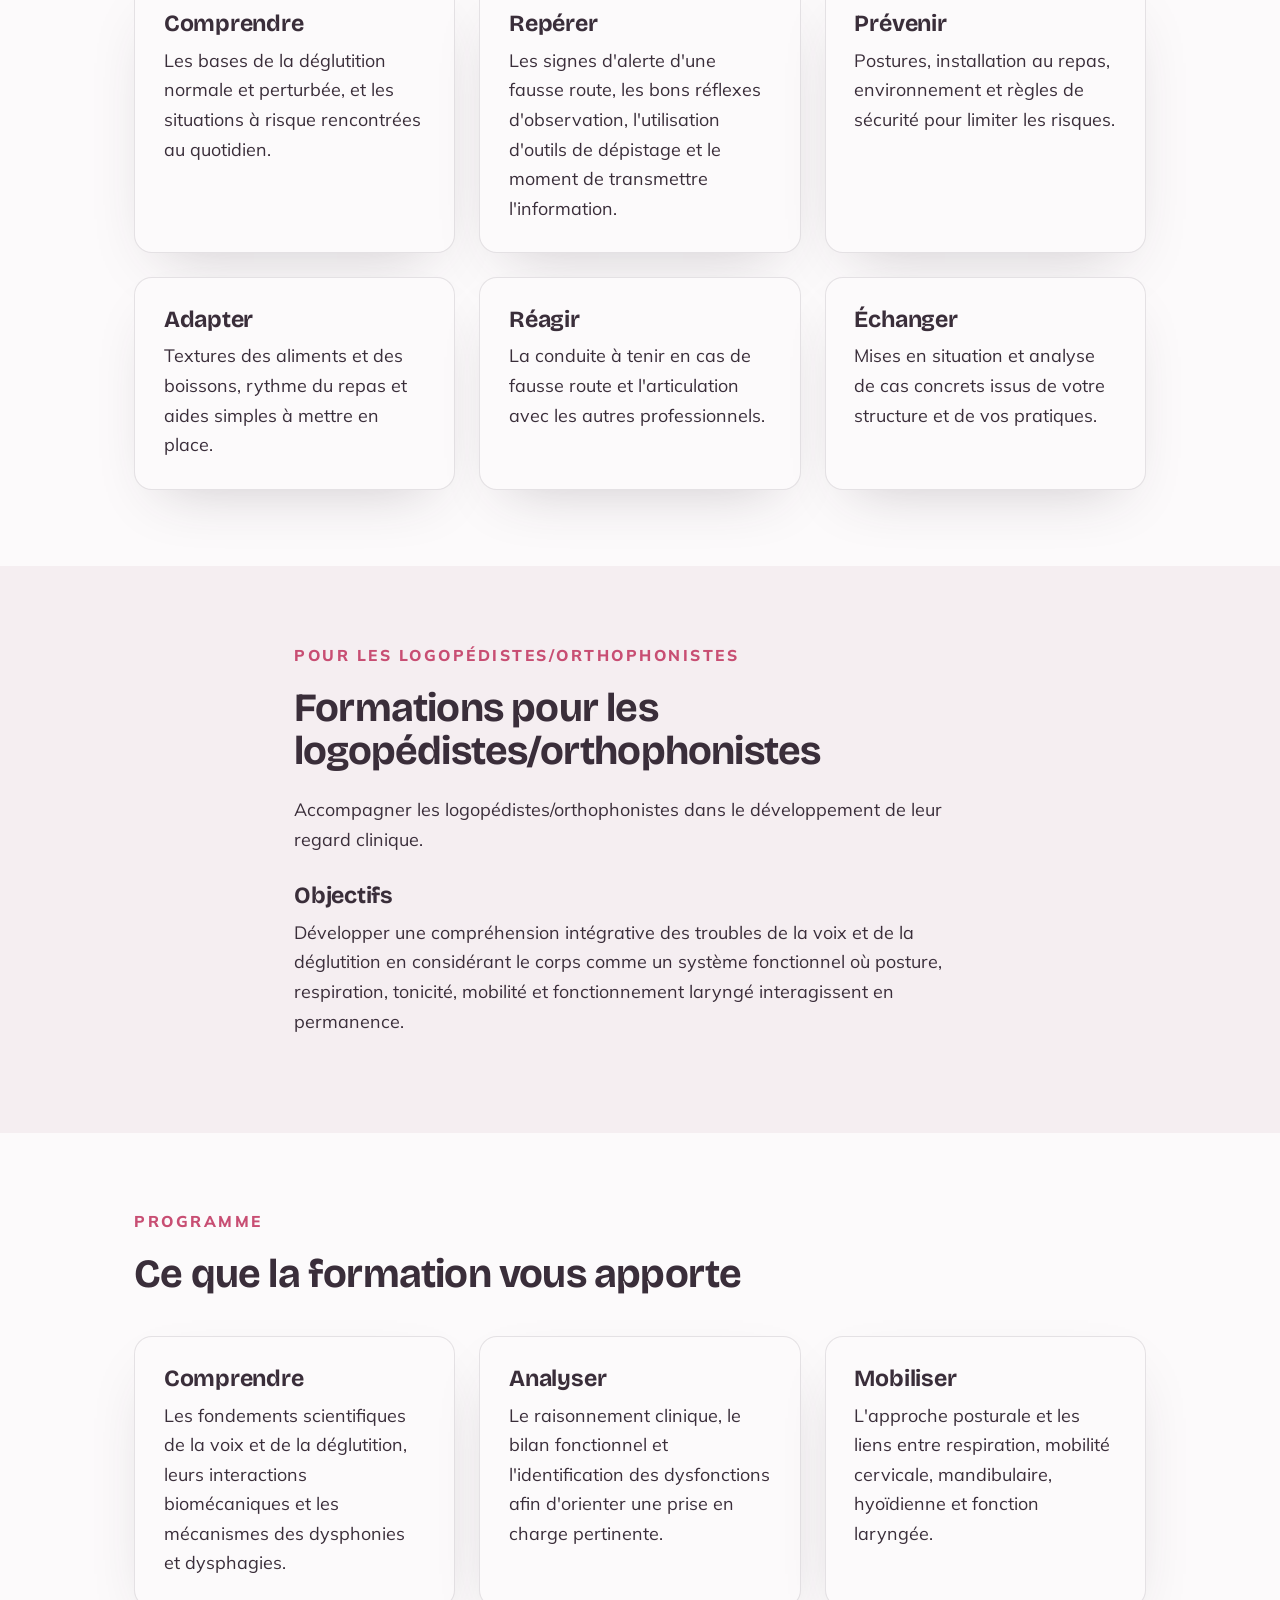
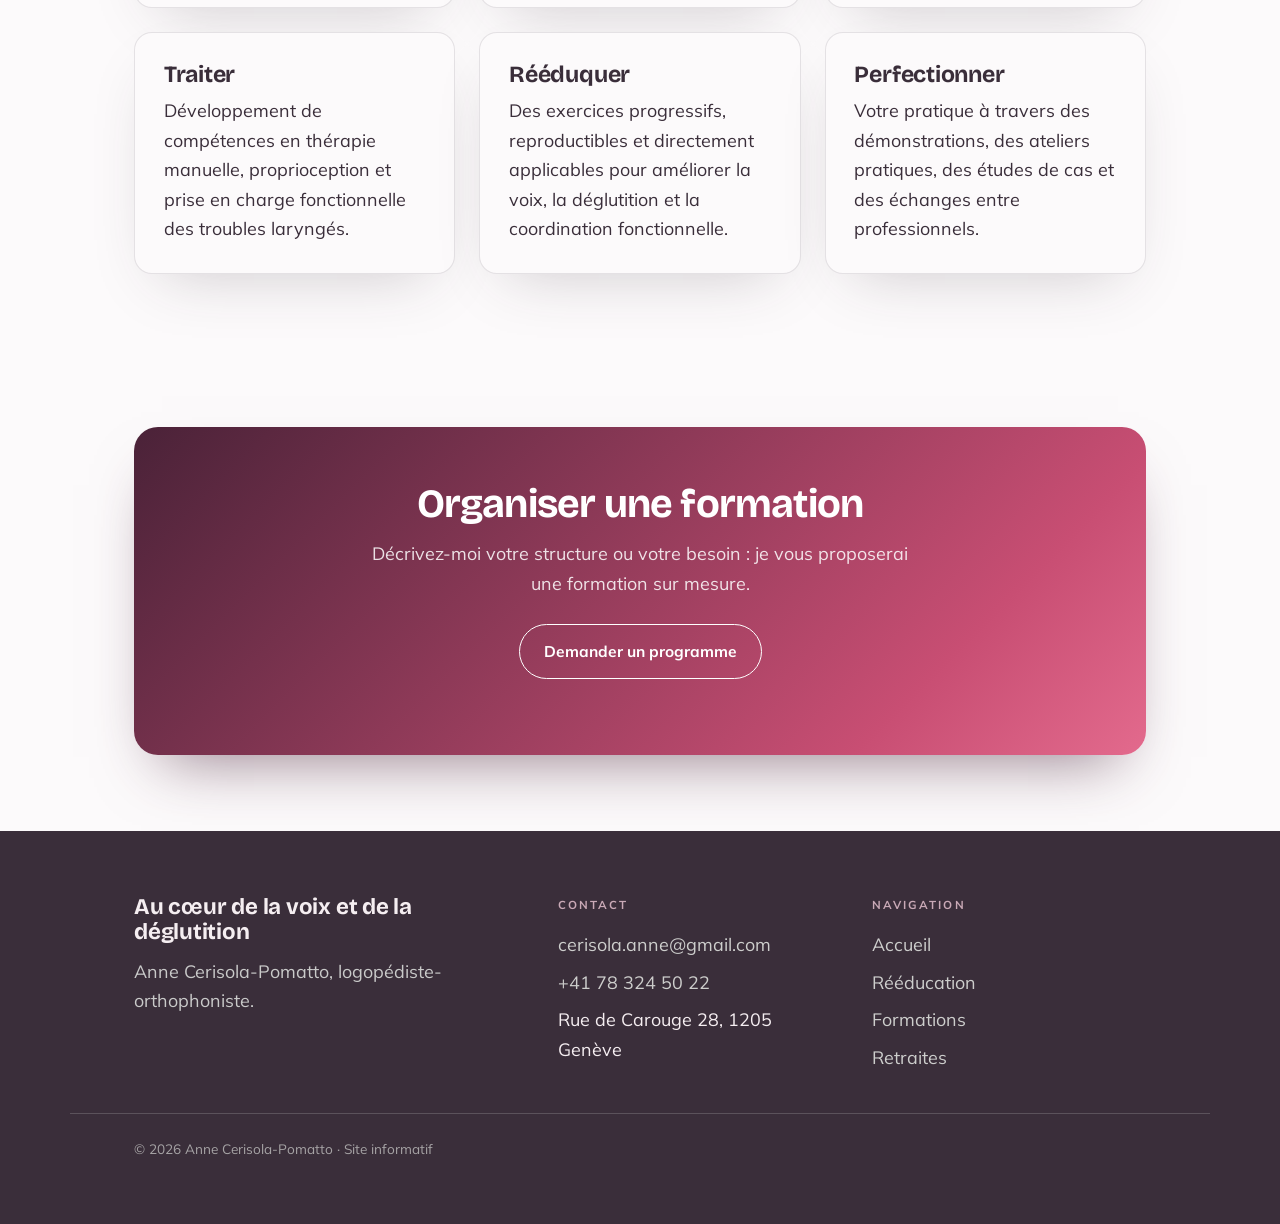
<file: formations.html>
<!DOCTYPE html>
<html lang="fr">
<head>
<meta charset="UTF-8">
<meta name="viewport" content="width=device-width, initial-scale=1.0">
<title>Formations — Personnel soignant &amp; logopédistes-orthophonistes · Anne Cerisola-Pomatto</title>
<meta name="description" content="Formations aux troubles de la déglutition pour le personnel soignant (EMS/EPHAD, clinique) et pour les logopédistes-orthophonistes : regard clinique et approche intégrative du corps.">
<link rel="stylesheet" href="style.css">
</head>
<body>

<header class="site-header">
  <nav class="nav wrap" aria-label="Navigation principale">
    <a class="brand" href="index.html">
      <b>Anne Cerisola-Pomatto</b>
      <span>Au cœur de la voix et de la déglutition</span>
    </a>
    <button class="nav-toggle" aria-label="Ouvrir le menu" aria-expanded="false" aria-controls="nav-links">
      <svg width="22" height="22" viewBox="0 0 24 24" fill="none" stroke="currentColor" stroke-width="2"><line x1="3" y1="6" x2="21" y2="6"/><line x1="3" y1="12" x2="21" y2="12"/><line x1="3" y1="18" x2="21" y2="18"/></svg>
    </button>
    <ul class="nav-links" id="nav-links">
      <li><a href="index.html">Accueil</a></li>
      <li><a href="reeducation.html">Rééducation</a></li>
      <li><a href="formations.html" class="is-active" aria-current="page">Formations</a></li>
      <li><a href="retraites.html">Retraites</a></li>
      <li><a href="#contact">Contact</a></li>
    </ul>
  </nav>
</header>

<main>

  <section class="hero">
    <div class="wrap" style="padding-block:clamp(3rem,7vw,5.5rem);">
      <p class="eyebrow">Se former</p>
      <h1>Formations</h1>
      <ul class="checks" style="margin:1.4rem 0 0; font-size:1.1rem;">
        <li><a href="#soignants" style="color:inherit; text-decoration:none;">pour le personnel soignant</a></li>
        <li><a href="#logopedistes" style="color:inherit; text-decoration:none;">pour les logopédistes/orthophonistes</a></li>
      </ul>
    </div>
  </section>

  <!-- FORMATIONS PERSONNEL SOIGNANT -->
  <section class="section section--paper" id="soignants">
    <div class="wrap" style="max-width:820px;">
      <p class="eyebrow">Pour le personnel soignant</p>
      <h2 style="margin-bottom:1.4rem;">Formations pour le personnel soignant</h2>
      <p>Sensibiliser et outiller le personnel soignant face aux troubles de la déglutition. Repérer, prévenir, adapter : des formations concrètes pour rendre les repas plus sûrs et soutenir les soignants au quotidien.</p>
      <p>Interventions en EMS/EPHAD et en clinique pour sensibiliser et former les équipes soignantes au dépistage des troubles de la déglutition — une transmission née de l'expérience hospitalière, au service d'un soin plus attentif et plus éclairé.</p>
    </div>
  </section>

  <!-- POURQUOI -->
  <section class="section">
    <div class="wrap split">
      <div>
        <p class="eyebrow">Pourquoi former les équipes&nbsp;?</p>
        <h2>Des repas plus sûrs commencent par le repérage</h2>
      </div>
      <div>
        <p>Les troubles de la déglutition sont fréquents, notamment auprès des personnes âgées, fragilisées ou en situation de handicap. Mal repérés, ils exposent à des fausses routes, des infections respiratoires et une dénutrition.</p>
        <p>Au plus près des personnes accompagnées, le personnel soignant joue un rôle clé : savoir observer, alerter et adapter fait une vraie différence sur la sécurité et la qualité de vie.</p>
      </div>
    </div>
  </section>

  <!-- AU PROGRAMME -->
  <section class="section section--paper">
    <div class="wrap">
      <p class="eyebrow">Au programme</p>
      <h2 style="margin-bottom:2.5rem;">Ce que la formation aborde</h2>
      <div class="grid grid-3">
        <article class="card">
          <h3>Comprendre</h3>
          <p>Les bases de la déglutition normale et perturbée, et les situations à risque rencontrées au quotidien.</p>
        </article>
        <article class="card">
          <h3>Repérer</h3>
          <p>Les signes d'alerte d'une fausse route, les bons réflexes d'observation, l'utilisation d'outils de dépistage et le moment de transmettre l'information.</p>
        </article>
        <article class="card">
          <h3>Prévenir</h3>
          <p>Postures, installation au repas, environnement et règles de sécurité pour limiter les risques.</p>
        </article>
        <article class="card">
          <h3>Adapter</h3>
          <p>Textures des aliments et des boissons, rythme du repas et aides simples à mettre en place.</p>
        </article>
        <article class="card">
          <h3>Réagir</h3>
          <p>La conduite à tenir en cas de fausse route et l'articulation avec les autres professionnels.</p>
        </article>
        <article class="card">
          <h3>Échanger</h3>
          <p>Mises en situation et analyse de cas concrets issus de votre structure et de vos pratiques.</p>
        </article>
      </div>
    </div>
  </section>

  <!-- FORMATIONS LOGOPÉDISTES / ORTHOPHONISTES -->
  <section class="section" id="logopedistes">
    <div class="wrap" style="max-width:820px;">
      <p class="eyebrow">Pour les logopédistes/orthophonistes</p>
      <h2 style="margin-bottom:1.4rem;">Formations pour les logopédistes/orthophonistes</h2>
      <p>Accompagner les logopédistes/orthophonistes dans le développement de leur regard clinique.</p>
      <h3 style="margin:1.8rem 0 .6rem;">Objectifs</h3>
      <p>Développer une compréhension intégrative des troubles de la voix et de la déglutition en considérant le corps comme un système fonctionnel où posture, respiration, tonicité, mobilité et fonctionnement laryngé interagissent en permanence.</p>
    </div>
  </section>
<!-- CE QUE LA FORMATION VOUS APPORTE (logopédistes/orthophonistes) -->
  <section class="section section--paper">
    <div class="wrap">
      <p class="eyebrow">Programme</p>
      <h2 style="margin-bottom:2.5rem;">Ce que la formation vous apporte</h2>
      <div class="grid grid-3">
        <article class="card">
          <h3>Comprendre</h3>
          <p>Les fondements scientifiques de la voix et de la déglutition, leurs interactions biomécaniques et les mécanismes des dysphonies et dysphagies.</p>
        </article>
        <article class="card">
          <h3>Analyser</h3>
          <p>Le raisonnement clinique, le bilan fonctionnel et l'identification des dysfonctions afin d'orienter une prise en charge pertinente.</p>
        </article>
        <article class="card">
          <h3>Mobiliser</h3>
          <p>L'approche posturale et les liens entre respiration, mobilité cervicale, mandibulaire, hyoïdienne et fonction laryngée.</p>
        </article>
        <article class="card">
          <h3>Traiter</h3>
          <p> Développement de compétences en thérapie manuelle, proprioception et prise en charge fonctionnelle des troubles laryngés.</p>
        </article>
        <article class="card">
          <h3>Rééduquer</h3>
          <p>Des exercices progressifs, reproductibles et directement applicables pour améliorer la voix, la déglutition et la coordination fonctionnelle.</p>
        </article>
        <article class="card">
          <h3>Perfectionner</h3>
          <p>Votre pratique à travers des démonstrations, des ateliers pratiques, des études de cas et des échanges entre professionnels.</p>
        </article>
      </div>
    </div>
  </section>
  <section class="section section--paper">
    <div class="wrap">
      <div class="cta-band">
        <h2>Organiser une formation</h2>
        <p style="max-width:50ch;">Décrivez-moi votre structure ou votre besoin : je vous proposerai une formation sur mesure.</p>
        <p style="margin-top:1.6rem;"><a class="btn btn-ghost" href="#contact">Demander un programme</a></p>
      </div>
    </div>
  </section>

</main>

<footer class="site-footer" id="contact">
  <div class="wrap footer-grid">
    <div>
      <h3>Au cœur de la voix et de la déglutition</h3>
      <p style="color:rgba(238,241,237,.8); max-width:38ch;">Anne Cerisola-Pomatto, logopédiste-orthophoniste.</p>
    </div>
    <div>
      <p class="footer-label">Contact</p>
      <ul>
        <li><a href="mailto:cerisola.anne@gmail.com">cerisola.anne@gmail.com</a></li>
        <li><a href="tel:+41783245022">+41 78 324 50 22</a></li>
        <li>Rue de Carouge 28, 1205 Genève</li>
      </ul>
    </div>
    <div>
      <p class="footer-label">Navigation</p>
      <ul>
        <li><a href="index.html">Accueil</a></li>
        <li><a href="reeducation.html">Rééducation</a></li>
        <li><a href="formations.html">Formations</a></li>
        <li><a href="retraites.html">Retraites</a></li>
      </ul>
    </div>
  </div>
  <div class="wrap footer-bottom">
    © <span id="year"></span> Anne Cerisola-Pomatto · Site informatif
  </div>
</footer>

<script src="main.js"></script>
<script>document.getElementById('year').textContent=new Date().getFullYear();</script>
</body>
</html>
</file>
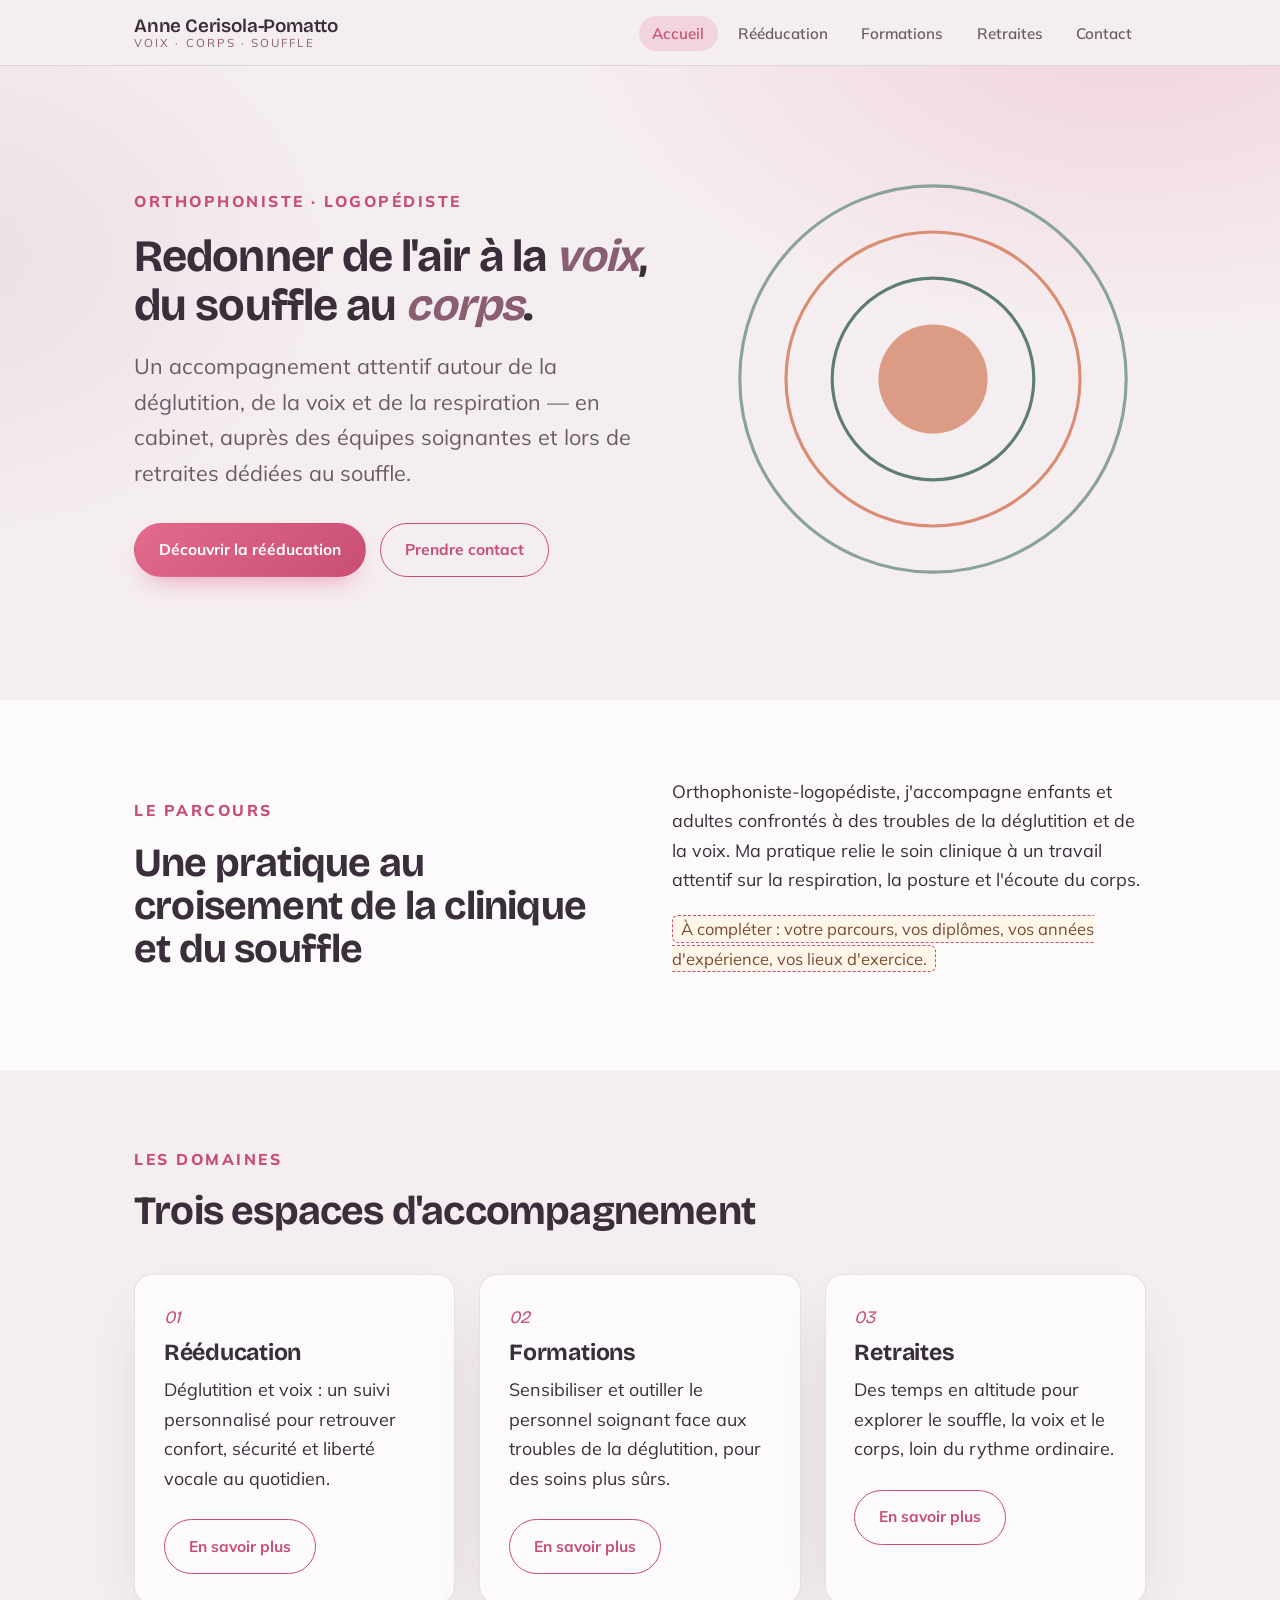
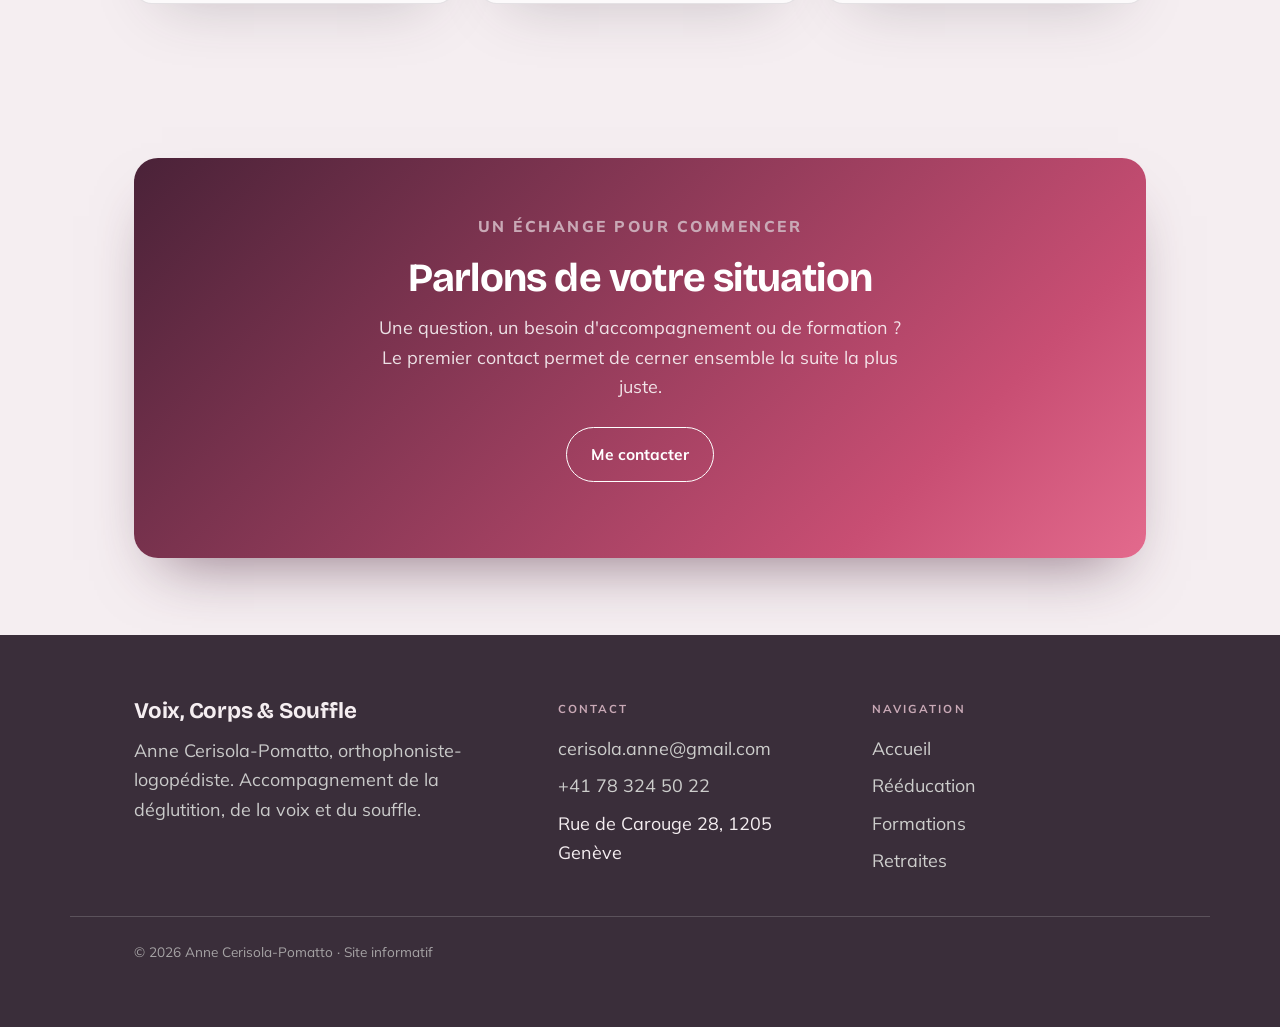
<file: index (1).html>
<!DOCTYPE html>
<html lang="fr">
<head>
<meta charset="UTF-8">
<meta name="viewport" content="width=device-width, initial-scale=1.0">
<title>Anne Cerisola-Pomatto — Orthophoniste · Voix, Corps &amp; Souffle</title>
<meta name="description" content="Anne Cerisola-Pomatto, orthophoniste-logopédiste. Rééducation de la déglutition et de la voix, formation du personnel soignant et retraites autour du souffle et du corps.">
<link rel="stylesheet" href="style.css">
</head>
<body>

<header class="site-header">
  <nav class="nav wrap" aria-label="Navigation principale">
    <a class="brand" href="index.html">
      <b>Anne Cerisola-Pomatto</b>
      <span>Voix · Corps · Souffle</span>
    </a>
    <button class="nav-toggle" aria-label="Ouvrir le menu" aria-expanded="false" aria-controls="nav-links">
      <svg width="22" height="22" viewBox="0 0 24 24" fill="none" stroke="currentColor" stroke-width="2"><line x1="3" y1="6" x2="21" y2="6"/><line x1="3" y1="12" x2="21" y2="12"/><line x1="3" y1="18" x2="21" y2="18"/></svg>
    </button>
    <ul class="nav-links" id="nav-links">
      <li><a href="index.html" class="is-active" aria-current="page">Accueil</a></li>
      <li><a href="reeducation.html">Rééducation</a></li>
      <li><a href="formations.html">Formations</a></li>
      <li><a href="retraites.html">Retraites</a></li>
      <li><a href="#contact">Contact</a></li>
    </ul>
  </nav>
</header>

<main>

  <!-- HÉRO -->
  <section class="hero">
    <div class="wrap hero-inner">
      <div>
        <p class="eyebrow">Orthophoniste · Logopédiste</p>
        <h1>Redonner de l'air à la <em>voix</em>, du souffle au <em>corps</em>.</h1>
        <p class="lead">Un accompagnement attentif autour de la déglutition, de la voix et de la respiration — en cabinet, auprès des équipes soignantes et lors de retraites dédiées au souffle.</p>
        <div class="hero-cta">
          <a class="btn btn-primary" href="reeducation.html">Découvrir la rééducation</a>
          <a class="btn btn-ghost" href="#contact">Prendre contact</a>
        </div>
      </div>

      <!-- Signature : ondes de souffle -->
      <div class="breath" aria-hidden="true">
        <svg viewBox="0 0 200 200">
          <circle class="ring r1" cx="100" cy="100" r="92" fill="none" stroke="#8AA399" stroke-width="1.5"/>
          <circle class="ring r2" cx="100" cy="100" r="70" fill="none" stroke="#D98E73" stroke-width="1.5"/>
          <circle class="ring r3" cx="100" cy="100" r="48" fill="none" stroke="#5E7D74" stroke-width="1.5"/>
          <circle class="core" cx="100" cy="100" r="26" fill="#D98E73" opacity="0.85"/>
        </svg>
      </div>
    </div>
  </section>

  <!-- INTRODUCTION / PARCOURS -->
  <section class="section section--paper">
    <div class="wrap split">
      <div>
        <p class="eyebrow">Le parcours</p>
        <h2>Une pratique au croisement de la clinique et du souffle</h2>
      </div>
      <div>
        <p>Orthophoniste-logopédiste, j'accompagne enfants et adultes confrontés à des troubles de la déglutition et de la voix. Ma pratique relie le soin clinique à un travail attentif sur la respiration, la posture et l'écoute du corps.</p>
        <p><span class="todo">À compléter : votre parcours, vos diplômes, vos années d'expérience, vos lieux d'exercice.</span></p>
      </div>
    </div>
  </section>

  <!-- EXPERTISE / DOMAINES -->
  <section class="section">
    <div class="wrap">
      <p class="eyebrow">Les domaines</p>
      <h2 style="margin-bottom:2.5rem;">Trois espaces d'accompagnement</h2>
      <div class="grid grid-3">
        <article class="card">
          <span class="num">01</span>
          <h3>Rééducation</h3>
          <p>Déglutition et voix : un suivi personnalisé pour retrouver confort, sécurité et liberté vocale au quotidien.</p>
          <p><a class="btn btn-ghost" href="reeducation.html" style="margin-top:.4rem;">En savoir plus</a></p>
        </article>
        <article class="card">
          <span class="num">02</span>
          <h3>Formations</h3>
          <p>Sensibiliser et outiller le personnel soignant face aux troubles de la déglutition, pour des soins plus sûrs.</p>
          <p><a class="btn btn-ghost" href="formations.html" style="margin-top:.4rem;">En savoir plus</a></p>
        </article>
        <article class="card">
          <span class="num">03</span>
          <h3>Retraites</h3>
          <p>Des temps en altitude pour explorer le souffle, la voix et le corps, loin du rythme ordinaire.</p>
          <p><a class="btn btn-ghost" href="retraites.html" style="margin-top:.4rem;">En savoir plus</a></p>
        </article>
      </div>
    </div>
  </section>

  <!-- BANDEAU CTA -->
  <section class="section">
    <div class="wrap">
      <div class="cta-band">
        <p class="eyebrow" style="color:var(--sage);">Un échange pour commencer</p>
        <h2>Parlons de votre situation</h2>
        <p style="max-width:48ch;">Une question, un besoin d'accompagnement ou de formation&nbsp;? Le premier contact permet de cerner ensemble la suite la plus juste.</p>
        <p style="margin-top:1.6rem;"><a class="btn btn-ghost" href="#contact">Me contacter</a></p>
      </div>
    </div>
  </section>

</main>

<footer class="site-footer" id="contact">
  <div class="wrap footer-grid">
    <div>
      <h3>Voix, Corps &amp; Souffle</h3>
      <p style="color:rgba(238,241,237,.8); max-width:38ch;">Anne Cerisola-Pomatto, orthophoniste-logopédiste. Accompagnement de la déglutition, de la voix et du souffle.</p>
    </div>
    <div>
      <p class="footer-label">Contact</p>
      <ul>
        <li><a href="mailto:cerisola.anne@gmail.com">cerisola.anne@gmail.com</a></li>
        <li><a href="tel:+41783245022">+41 78 324 50 22</a></li>
        <li>Rue de Carouge 28, 1205 Genève</li>
      </ul>
    </div>
    <div>
      <p class="footer-label">Navigation</p>
      <ul>
        <li><a href="index.html">Accueil</a></li>
        <li><a href="reeducation.html">Rééducation</a></li>
        <li><a href="formations.html">Formations</a></li>
        <li><a href="retraites.html">Retraites</a></li>
      </ul>
    </div>
  </div>
  <div class="wrap footer-bottom">
    © <span id="year"></span> Anne Cerisola-Pomatto · Site informatif
  </div>
</footer>

<script src="main.js"></script>
<script>document.getElementById('year').textContent=new Date().getFullYear();</script>
</body>
</html>
</file>
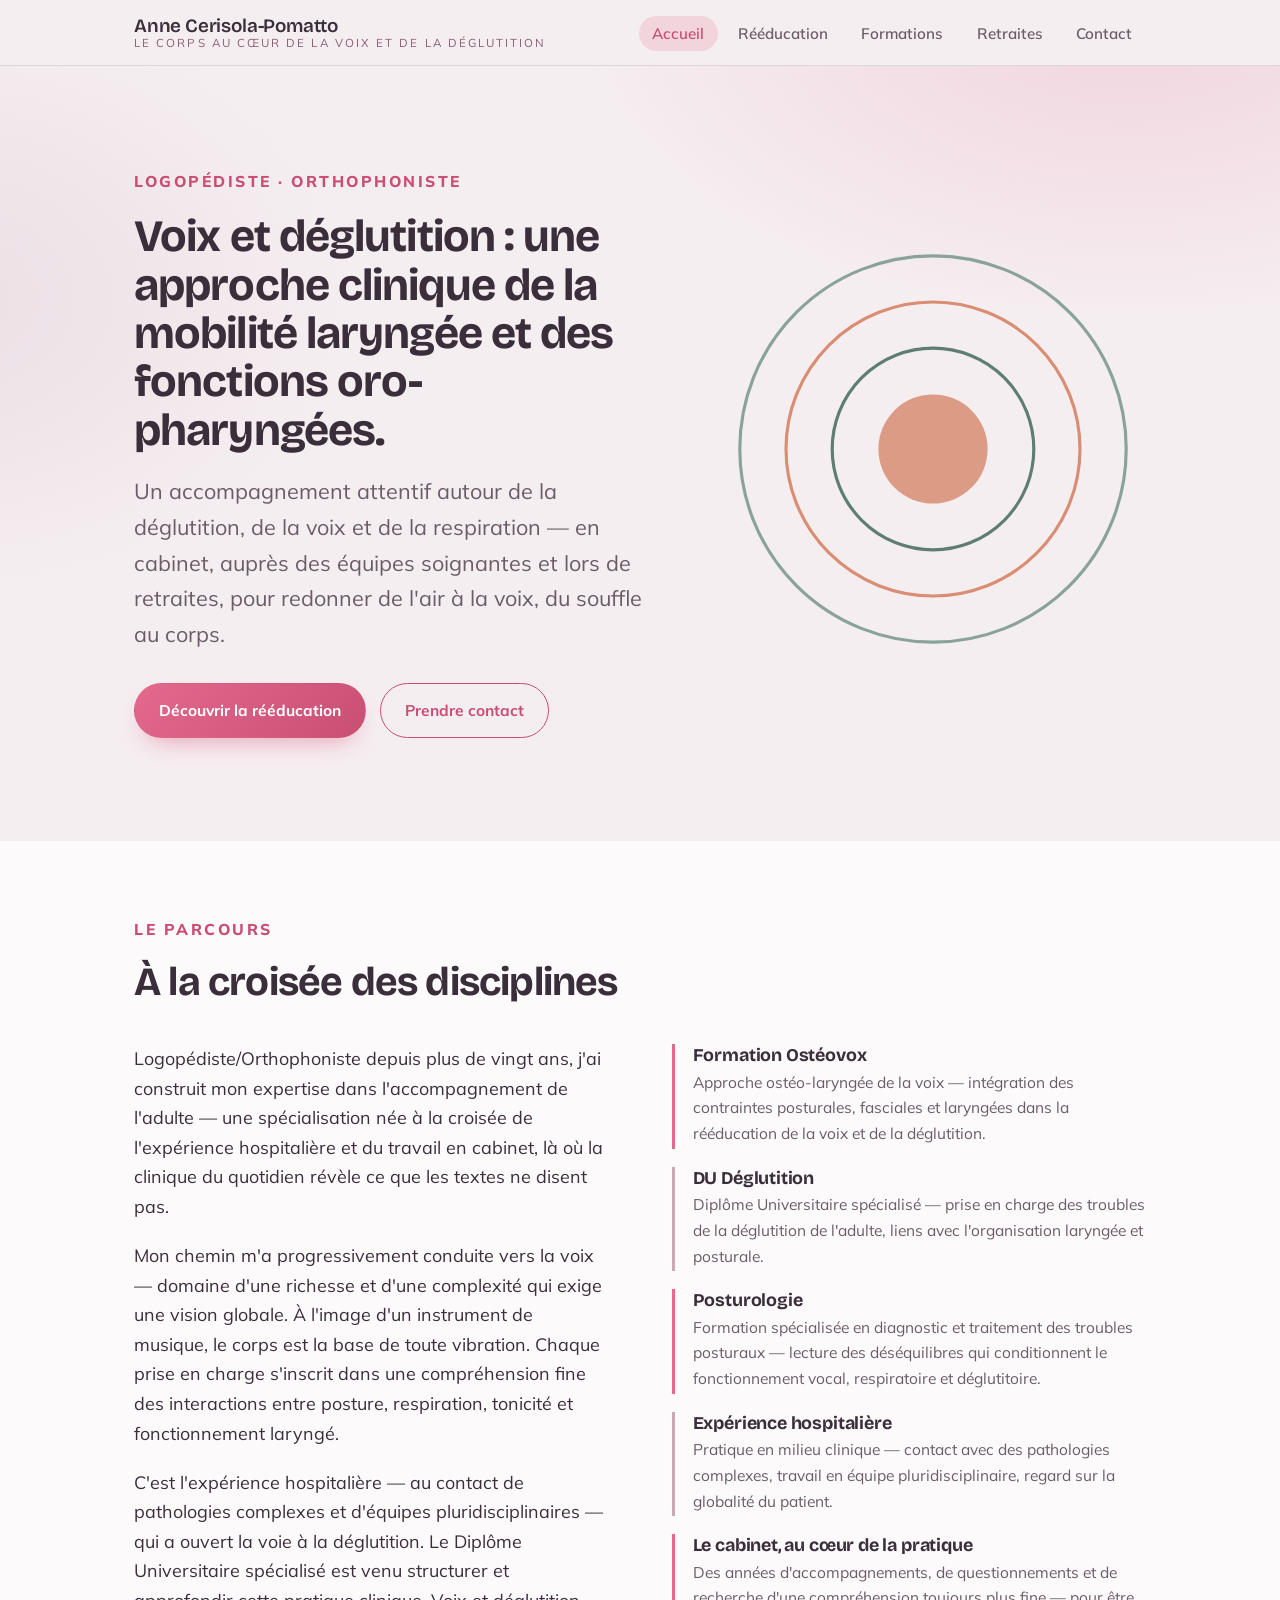
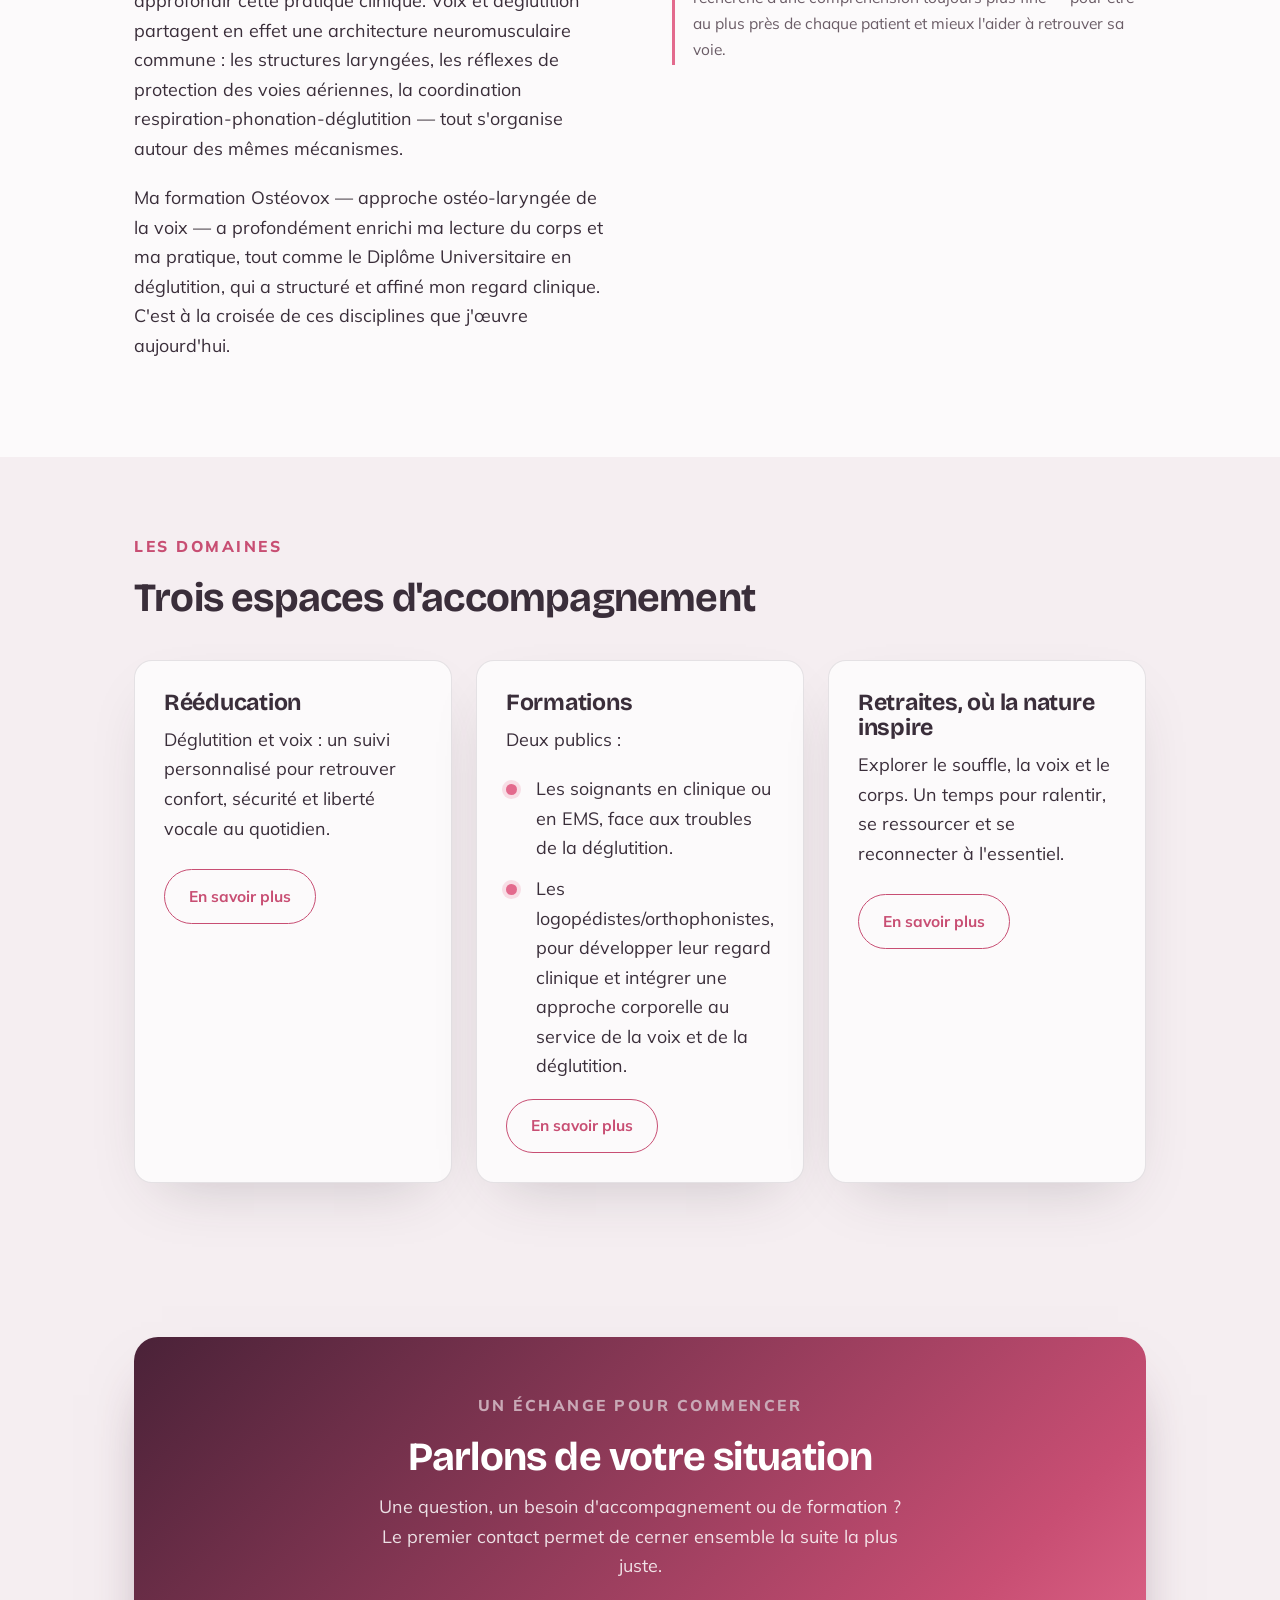
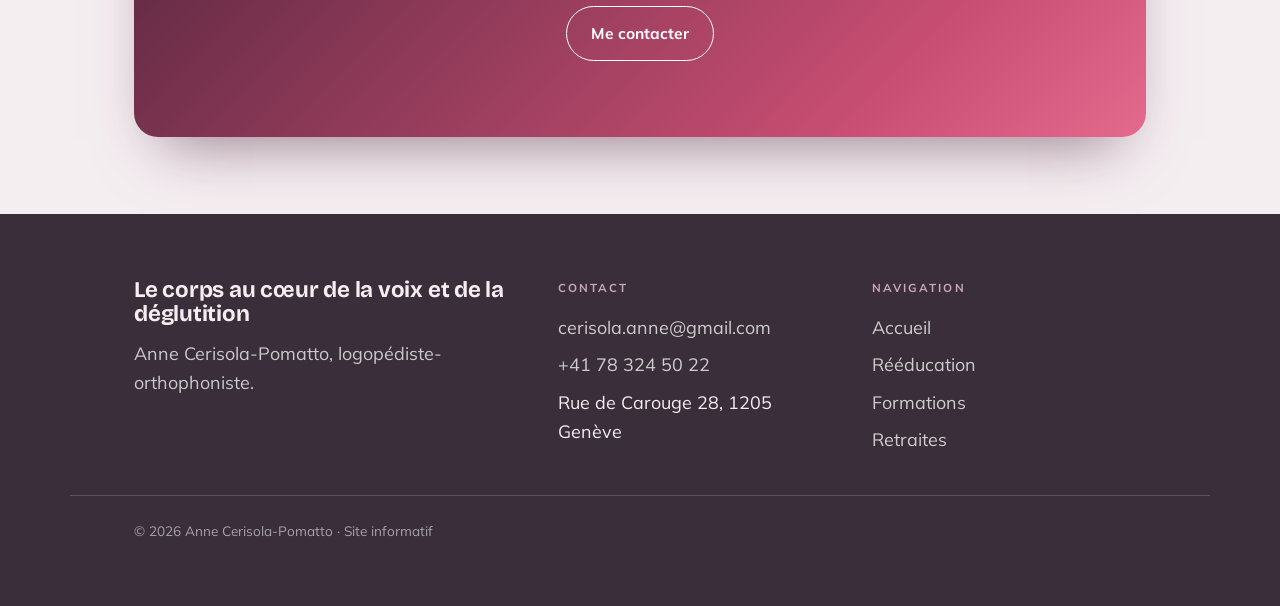
<file: index (2).html>
<!DOCTYPE html>
<html lang="fr">
<head>
<meta charset="UTF-8">
<meta name="viewport" content="width=device-width, initial-scale=1.0">
<title>Anne Cerisola-Pomatto — Logopédiste · Orthophoniste · Voix &amp; Déglutition</title>
<meta name="description" content="Anne Cerisola-Pomatto, logopédiste-orthophoniste à Genève. Le corps au cœur de la voix et de la déglutition : rééducation, formation des soignants et retraites.">
<link rel="stylesheet" href="style.css">
</head>
<body>

<header class="site-header">
  <nav class="nav wrap" aria-label="Navigation principale">
    <a class="brand" href="index.html">
      <b>Anne Cerisola-Pomatto</b>
      <span>Le corps au cœur de la voix et de la déglutition</span>
    </a>
    <button class="nav-toggle" aria-label="Ouvrir le menu" aria-expanded="false" aria-controls="nav-links">
      <svg width="22" height="22" viewBox="0 0 24 24" fill="none" stroke="currentColor" stroke-width="2"><line x1="3" y1="6" x2="21" y2="6"/><line x1="3" y1="12" x2="21" y2="12"/><line x1="3" y1="18" x2="21" y2="18"/></svg>
    </button>
    <ul class="nav-links" id="nav-links">
      <li><a href="index.html" class="is-active" aria-current="page">Accueil</a></li>
      <li><a href="reeducation.html">Rééducation</a></li>
      <li><a href="formations.html">Formations</a></li>
      <li><a href="retraites.html">Retraites</a></li>
      <li><a href="#contact">Contact</a></li>
    </ul>
  </nav>
</header>

<main>

  <!-- HÉRO -->
  <section class="hero">
    <div class="wrap hero-inner">
      <div>
        <p class="eyebrow">Logopédiste · Orthophoniste</p>
        <h1>Voix et déglutition&nbsp;: une approche clinique de la mobilité laryngée et des fonctions oro-pharyngées.</h1>
        <p class="lead">Un accompagnement attentif autour de la déglutition, de la voix et de la respiration — en cabinet, auprès des équipes soignantes et lors de retraites, pour redonner de l'air à la voix, du souffle au corps.</p>
        <div class="hero-cta">
          <a class="btn btn-primary" href="reeducation.html">Découvrir la rééducation</a>
          <a class="btn btn-ghost" href="#contact">Prendre contact</a>
        </div>
      </div>

      <!-- Signature : ondes de souffle -->
      <div class="breath" aria-hidden="true">
        <svg viewBox="0 0 200 200">
          <circle class="ring r1" cx="100" cy="100" r="92" fill="none" stroke="#8AA399" stroke-width="1.5"/>
          <circle class="ring r2" cx="100" cy="100" r="70" fill="none" stroke="#D98E73" stroke-width="1.5"/>
          <circle class="ring r3" cx="100" cy="100" r="48" fill="none" stroke="#5E7D74" stroke-width="1.5"/>
          <circle class="core" cx="100" cy="100" r="26" fill="#D98E73" opacity="0.85"/>
        </svg>
      </div>
    </div>
  </section>

  <!-- INTRODUCTION / PARCOURS -->
  <section class="section section--paper">
    <div class="wrap">
      <p class="eyebrow">Le parcours</p>
      <h2 style="margin-bottom:2.5rem; max-width:22ch;">À la croisée des disciplines</h2>
      <div class="split" style="align-items:start;">
        <div>
          <p>Logopédiste/Orthophoniste depuis plus de vingt ans, j'ai construit mon expertise dans l'accompagnement de l'adulte — une spécialisation née à la croisée de l'expérience hospitalière et du travail en cabinet, là où la clinique du quotidien révèle ce que les textes ne disent pas.</p>
          <p>Mon chemin m'a progressivement conduite vers la voix — domaine d'une richesse et d'une complexité qui exige une vision globale. À l'image d'un instrument de musique, le corps est la base de toute vibration. Chaque prise en charge s'inscrit dans une compréhension fine des interactions entre posture, respiration, tonicité et fonctionnement laryngé.</p>
          <p>C'est l'expérience hospitalière — au contact de pathologies complexes et d'équipes pluridisciplinaires — qui a ouvert la voie à la déglutition. Le Diplôme Universitaire spécialisé est venu structurer et approfondir cette pratique clinique. Voix et déglutition partagent en effet une architecture neuromusculaire commune&nbsp;: les structures laryngées, les réflexes de protection des voies aériennes, la coordination respiration-phonation-déglutition — tout s'organise autour des mêmes mécanismes.</p>
          <p>Ma formation Ostéovox — approche ostéo-laryngée de la voix — a profondément enrichi ma lecture du corps et ma pratique, tout comme le Diplôme Universitaire en déglutition, qui a structuré et affiné mon regard clinique. C'est à la croisée de ces disciplines que j'œuvre aujourd'hui.</p>
        </div>
        <div class="grid" style="gap:1.1rem; align-content:start;">
          <div style="border-left:3px solid var(--souffle); padding:.15rem 0 .15rem 1.1rem;">
            <h3 style="font-size:1.12rem; margin-bottom:.25rem;">Formation Ostéovox</h3>
            <p style="margin-bottom:0; color:var(--ink-soft); font-size:.97rem;">Approche ostéo-laryngée de la voix — intégration des contraintes posturales, fasciales et laryngées dans la rééducation de la voix et de la déglutition.</p>
          </div>
          <div style="border-left:3px solid var(--sage); padding:.15rem 0 .15rem 1.1rem;">
            <h3 style="font-size:1.12rem; margin-bottom:.25rem;">DU Déglutition</h3>
            <p style="margin-bottom:0; color:var(--ink-soft); font-size:.97rem;">Diplôme Universitaire spécialisé — prise en charge des troubles de la déglutition de l'adulte, liens avec l'organisation laryngée et posturale.</p>
          </div>
          <div style="border-left:3px solid var(--souffle); padding:.15rem 0 .15rem 1.1rem;">
            <h3 style="font-size:1.12rem; margin-bottom:.25rem;">Posturologie</h3>
            <p style="margin-bottom:0; color:var(--ink-soft); font-size:.97rem;">Formation spécialisée en diagnostic et traitement des troubles posturaux — lecture des déséquilibres qui conditionnent le fonctionnement vocal, respiratoire et déglutitoire.</p>
          </div>
          <div style="border-left:3px solid var(--sage); padding:.15rem 0 .15rem 1.1rem;">
            <h3 style="font-size:1.12rem; margin-bottom:.25rem;">Expérience hospitalière</h3>
            <p style="margin-bottom:0; color:var(--ink-soft); font-size:.97rem;">Pratique en milieu clinique — contact avec des pathologies complexes, travail en équipe pluridisciplinaire, regard sur la globalité du patient.</p>
          </div>
          <div style="border-left:3px solid var(--souffle); padding:.15rem 0 .15rem 1.1rem;">
            <h3 style="font-size:1.12rem; margin-bottom:.25rem;">Le cabinet, au cœur de la pratique</h3>
            <p style="margin-bottom:0; color:var(--ink-soft); font-size:.97rem;">Des années d'accompagnements, de questionnements et de recherche d'une compréhension toujours plus fine — pour être au plus près de chaque patient et mieux l'aider à retrouver sa voie.</p>
          </div>
        </div>
      </div>
    </div>
  </section>

  <!-- EXPERTISE / DOMAINES -->
  <section class="section">
    <div class="wrap">
      <p class="eyebrow">Les domaines</p>
      <h2 style="margin-bottom:2.5rem;">Trois espaces d'accompagnement</h2>
      <div class="grid grid-3">
        <article class="card">
          <h3>Rééducation</h3>
          <p>Déglutition et voix&nbsp;: un suivi personnalisé pour retrouver confort, sécurité et liberté vocale au quotidien.</p>
          <p><a class="btn btn-ghost" href="reeducation.html" style="margin-top:.4rem;">En savoir plus</a></p>
        </article>
        <article class="card">
          <h3>Formations</h3>
          <p>Deux publics&nbsp;:</p>
          <ul class="checks" style="margin:.6rem 0 1rem;">
            <li>Les soignants en clinique ou en EMS, face aux troubles de la déglutition.</li>
            <li>Les logopédistes/orthophonistes, pour développer leur regard clinique et intégrer une approche corporelle au service de la voix et de la déglutition.</li>
          </ul>
          <p><a class="btn btn-ghost" href="formations.html" style="margin-top:.1rem;">En savoir plus</a></p>
        </article>
        <article class="card">
          <h3>Retraites, où la nature inspire</h3>
          <p>Explorer le souffle, la voix et le corps. Un temps pour ralentir, se ressourcer et se reconnecter à l'essentiel.</p>
          <p><a class="btn btn-ghost" href="retraites.html" style="margin-top:.4rem;">En savoir plus</a></p>
        </article>
      </div>
    </div>
  </section>

  <!-- BANDEAU CTA -->
  <section class="section">
    <div class="wrap">
      <div class="cta-band">
        <p class="eyebrow" style="color:var(--sage);">Un échange pour commencer</p>
        <h2>Parlons de votre situation</h2>
        <p style="max-width:48ch;">Une question, un besoin d'accompagnement ou de formation&nbsp;? Le premier contact permet de cerner ensemble la suite la plus juste.</p>
        <p style="margin-top:1.6rem;"><a class="btn btn-ghost" href="#contact">Me contacter</a></p>
      </div>
    </div>
  </section>

</main>

<footer class="site-footer" id="contact">
  <div class="wrap footer-grid">
    <div>
      <h3>Le corps au cœur de la voix et de la déglutition</h3>
      <p style="color:rgba(238,241,237,.8); max-width:38ch;">Anne Cerisola-Pomatto, logopédiste-orthophoniste.</p>
    </div>
    <div>
      <p class="footer-label">Contact</p>
      <ul>
        <li><a href="mailto:cerisola.anne@gmail.com">cerisola.anne@gmail.com</a></li>
        <li><a href="tel:+41783245022">+41 78 324 50 22</a></li>
        <li>Rue de Carouge 28, 1205 Genève</li>
      </ul>
    </div>
    <div>
      <p class="footer-label">Navigation</p>
      <ul>
        <li><a href="index.html">Accueil</a></li>
        <li><a href="reeducation.html">Rééducation</a></li>
        <li><a href="formations.html">Formations</a></li>
        <li><a href="retraites.html">Retraites</a></li>
      </ul>
    </div>
  </div>
  <div class="wrap footer-bottom">
    © <span id="year"></span> Anne Cerisola-Pomatto · Site informatif
  </div>
</footer>

<script src="main.js"></script>
<script>document.getElementById('year').textContent=new Date().getFullYear();</script>
</body>
</html>
</file>
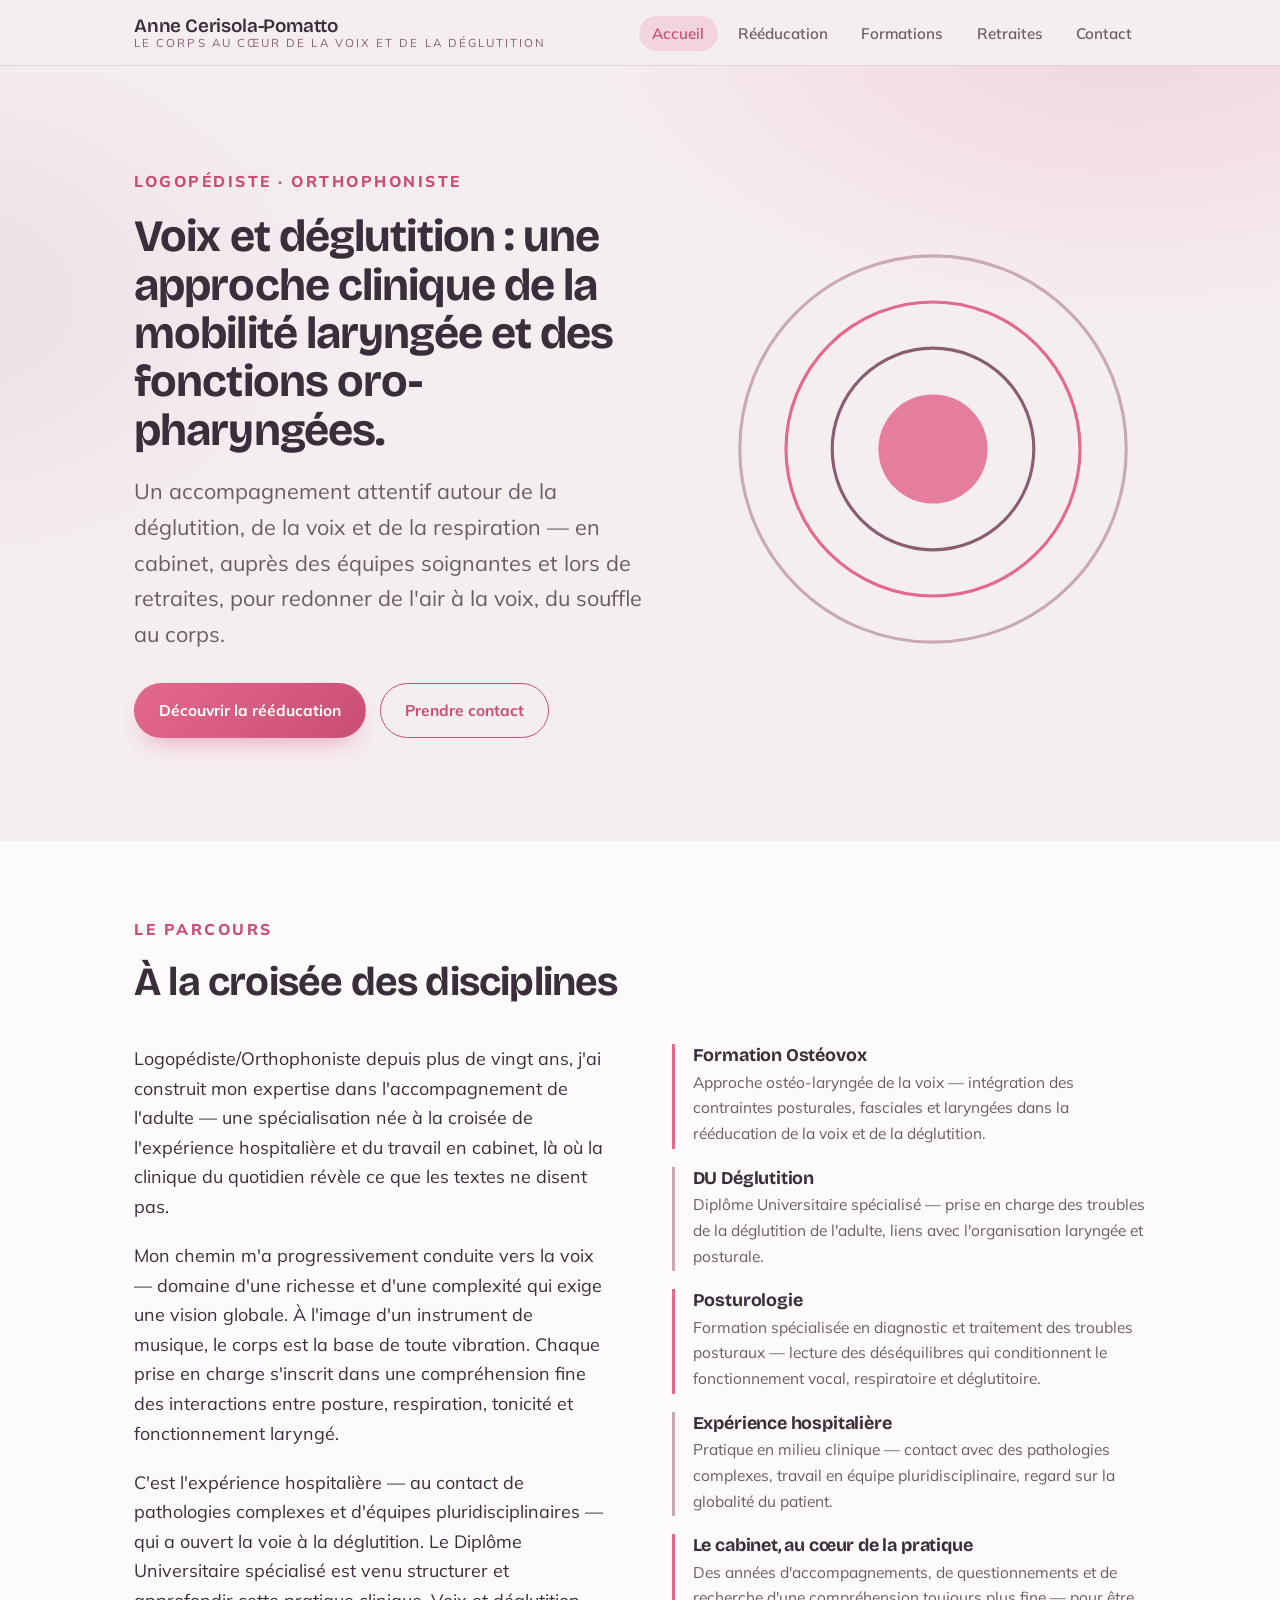
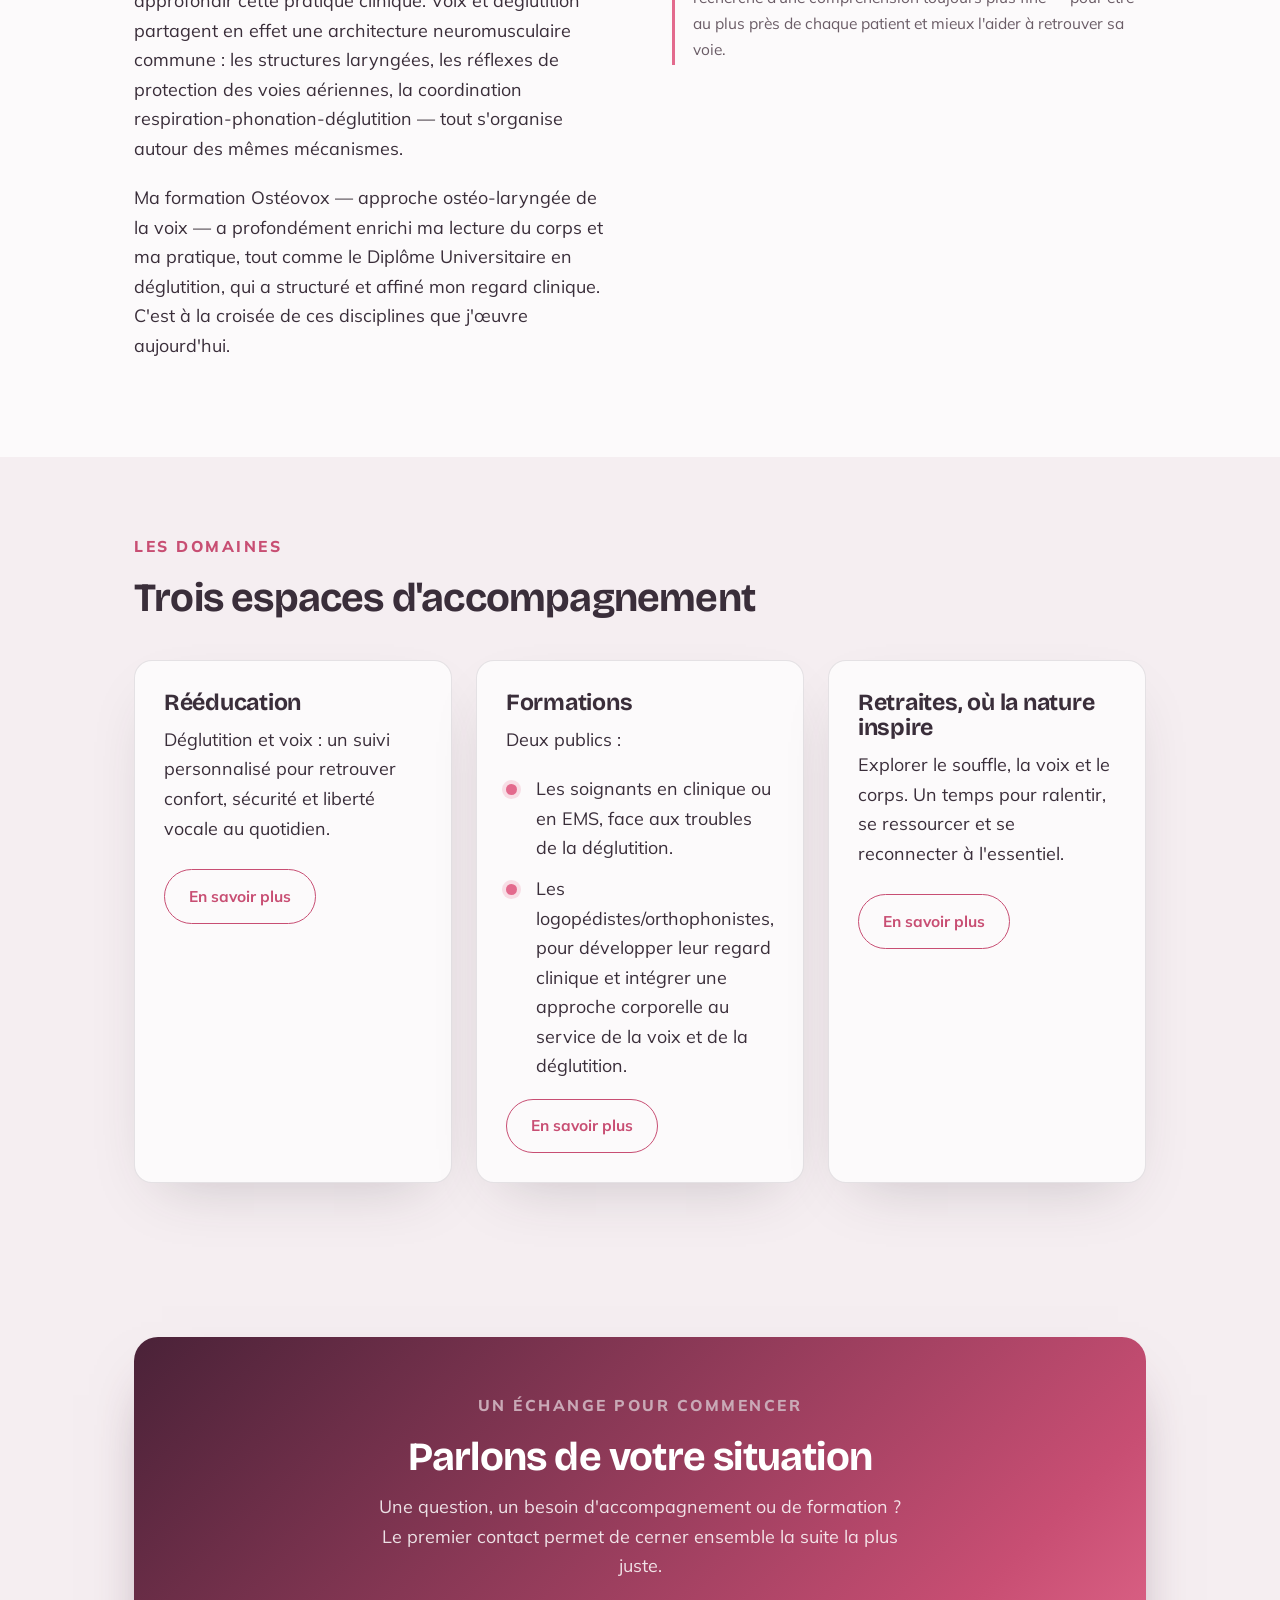
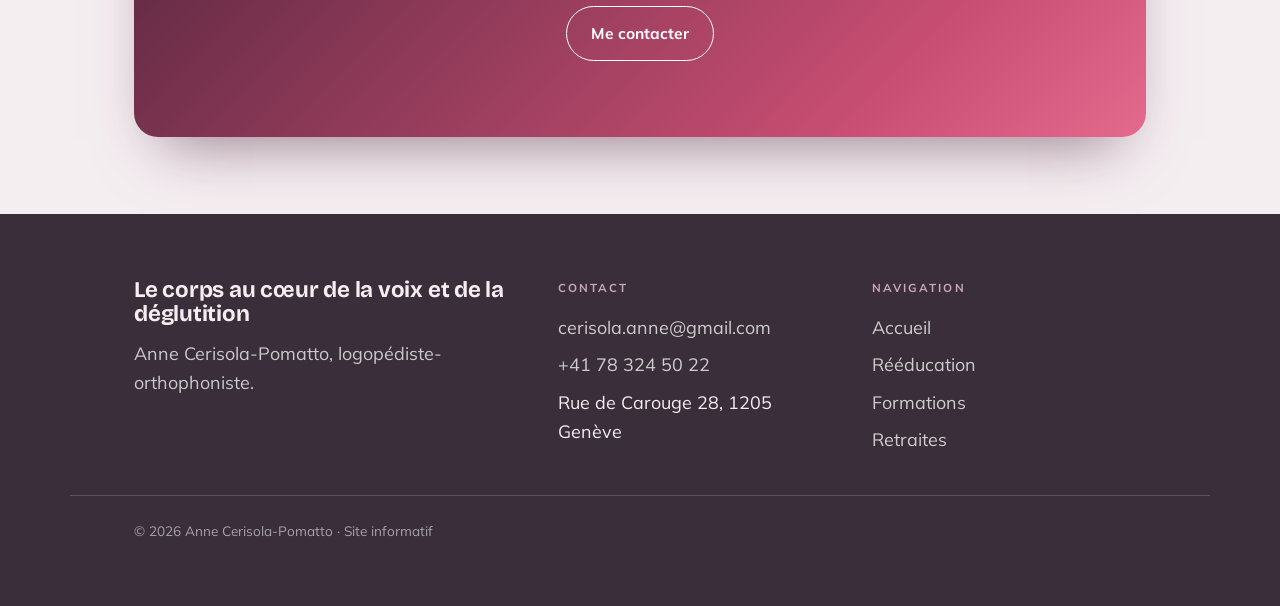
<file: index (3).html>
<!DOCTYPE html>
<html lang="fr">
<head>
<meta charset="UTF-8">
<meta name="viewport" content="width=device-width, initial-scale=1.0">
<title>Anne Cerisola-Pomatto — Logopédiste · Orthophoniste · Voix &amp; Déglutition</title>
<meta name="description" content="Anne Cerisola-Pomatto, logopédiste-orthophoniste à Genève. Le corps au cœur de la voix et de la déglutition : rééducation, formation des soignants et retraites.">
<link rel="stylesheet" href="style.css">
</head>
<body>

<header class="site-header">
  <nav class="nav wrap" aria-label="Navigation principale">
    <a class="brand" href="index.html">
      <b>Anne Cerisola-Pomatto</b>
      <span>Le corps au cœur de la voix et de la déglutition</span>
    </a>
    <button class="nav-toggle" aria-label="Ouvrir le menu" aria-expanded="false" aria-controls="nav-links">
      <svg width="22" height="22" viewBox="0 0 24 24" fill="none" stroke="currentColor" stroke-width="2"><line x1="3" y1="6" x2="21" y2="6"/><line x1="3" y1="12" x2="21" y2="12"/><line x1="3" y1="18" x2="21" y2="18"/></svg>
    </button>
    <ul class="nav-links" id="nav-links">
      <li><a href="index.html" class="is-active" aria-current="page">Accueil</a></li>
      <li><a href="reeducation.html">Rééducation</a></li>
      <li><a href="formations.html">Formations</a></li>
      <li><a href="retraites.html">Retraites</a></li>
      <li><a href="#contact">Contact</a></li>
    </ul>
  </nav>
</header>

<main>

  <!-- HÉRO -->
  <section class="hero">
    <div class="wrap hero-inner">
      <div>
        <p class="eyebrow">Logopédiste · Orthophoniste</p>
        <h1>Voix et déglutition&nbsp;: une approche clinique de la mobilité laryngée et des fonctions oro-pharyngées.</h1>
        <p class="lead">Un accompagnement attentif autour de la déglutition, de la voix et de la respiration — en cabinet, auprès des équipes soignantes et lors de retraites, pour redonner de l'air à la voix, du souffle au corps.</p>
        <div class="hero-cta">
          <a class="btn btn-primary" href="reeducation.html">Découvrir la rééducation</a>
          <a class="btn btn-ghost" href="#contact">Prendre contact</a>
        </div>
      </div>

      <!-- Signature : ondes de souffle -->
      <div class="breath" aria-hidden="true">
        <svg viewBox="0 0 200 200">
          <circle class="ring r1" cx="100" cy="100" r="92" fill="none" stroke="var(--sage)" stroke-width="1.5"/>
          <circle class="ring r2" cx="100" cy="100" r="70" fill="none" stroke="var(--souffle)" stroke-width="1.5"/>
          <circle class="ring r3" cx="100" cy="100" r="48" fill="none" stroke="var(--sage-deep)" stroke-width="1.5"/>
          <circle class="core" cx="100" cy="100" r="26" fill="var(--souffle)" opacity="0.85"/>
        </svg>
      </div>
    </div>
  </section>

  <!-- INTRODUCTION / PARCOURS -->
  <section class="section section--paper">
    <div class="wrap">
      <p class="eyebrow">Le parcours</p>
      <h2 style="margin-bottom:2.5rem; max-width:22ch;">À la croisée des disciplines</h2>
      <div class="split" style="align-items:start;">
        <div>
          <p>Logopédiste/Orthophoniste depuis plus de vingt ans, j'ai construit mon expertise dans l'accompagnement de l'adulte — une spécialisation née à la croisée de l'expérience hospitalière et du travail en cabinet, là où la clinique du quotidien révèle ce que les textes ne disent pas.</p>
          <p>Mon chemin m'a progressivement conduite vers la voix — domaine d'une richesse et d'une complexité qui exige une vision globale. À l'image d'un instrument de musique, le corps est la base de toute vibration. Chaque prise en charge s'inscrit dans une compréhension fine des interactions entre posture, respiration, tonicité et fonctionnement laryngé.</p>
          <p>C'est l'expérience hospitalière — au contact de pathologies complexes et d'équipes pluridisciplinaires — qui a ouvert la voie à la déglutition. Le Diplôme Universitaire spécialisé est venu structurer et approfondir cette pratique clinique. Voix et déglutition partagent en effet une architecture neuromusculaire commune&nbsp;: les structures laryngées, les réflexes de protection des voies aériennes, la coordination respiration-phonation-déglutition — tout s'organise autour des mêmes mécanismes.</p>
          <p>Ma formation Ostéovox — approche ostéo-laryngée de la voix — a profondément enrichi ma lecture du corps et ma pratique, tout comme le Diplôme Universitaire en déglutition, qui a structuré et affiné mon regard clinique. C'est à la croisée de ces disciplines que j'œuvre aujourd'hui.</p>
        </div>
        <div class="grid" style="gap:1.1rem; align-content:start;">
          <div style="border-left:3px solid var(--souffle); padding:.15rem 0 .15rem 1.1rem;">
            <h3 style="font-size:1.12rem; margin-bottom:.25rem;">Formation Ostéovox</h3>
            <p style="margin-bottom:0; color:var(--ink-soft); font-size:.97rem;">Approche ostéo-laryngée de la voix — intégration des contraintes posturales, fasciales et laryngées dans la rééducation de la voix et de la déglutition.</p>
          </div>
          <div style="border-left:3px solid var(--sage); padding:.15rem 0 .15rem 1.1rem;">
            <h3 style="font-size:1.12rem; margin-bottom:.25rem;">DU Déglutition</h3>
            <p style="margin-bottom:0; color:var(--ink-soft); font-size:.97rem;">Diplôme Universitaire spécialisé — prise en charge des troubles de la déglutition de l'adulte, liens avec l'organisation laryngée et posturale.</p>
          </div>
          <div style="border-left:3px solid var(--souffle); padding:.15rem 0 .15rem 1.1rem;">
            <h3 style="font-size:1.12rem; margin-bottom:.25rem;">Posturologie</h3>
            <p style="margin-bottom:0; color:var(--ink-soft); font-size:.97rem;">Formation spécialisée en diagnostic et traitement des troubles posturaux — lecture des déséquilibres qui conditionnent le fonctionnement vocal, respiratoire et déglutitoire.</p>
          </div>
          <div style="border-left:3px solid var(--sage); padding:.15rem 0 .15rem 1.1rem;">
            <h3 style="font-size:1.12rem; margin-bottom:.25rem;">Expérience hospitalière</h3>
            <p style="margin-bottom:0; color:var(--ink-soft); font-size:.97rem;">Pratique en milieu clinique — contact avec des pathologies complexes, travail en équipe pluridisciplinaire, regard sur la globalité du patient.</p>
          </div>
          <div style="border-left:3px solid var(--souffle); padding:.15rem 0 .15rem 1.1rem;">
            <h3 style="font-size:1.12rem; margin-bottom:.25rem;">Le cabinet, au cœur de la pratique</h3>
            <p style="margin-bottom:0; color:var(--ink-soft); font-size:.97rem;">Des années d'accompagnements, de questionnements et de recherche d'une compréhension toujours plus fine — pour être au plus près de chaque patient et mieux l'aider à retrouver sa voie.</p>
          </div>
        </div>
      </div>
    </div>
  </section>

  <!-- EXPERTISE / DOMAINES -->
  <section class="section">
    <div class="wrap">
      <p class="eyebrow">Les domaines</p>
      <h2 style="margin-bottom:2.5rem;">Trois espaces d'accompagnement</h2>
      <div class="grid grid-3">
        <article class="card">
          <h3>Rééducation</h3>
          <p>Déglutition et voix&nbsp;: un suivi personnalisé pour retrouver confort, sécurité et liberté vocale au quotidien.</p>
          <p><a class="btn btn-ghost" href="reeducation.html" style="margin-top:.4rem;">En savoir plus</a></p>
        </article>
        <article class="card">
          <h3>Formations</h3>
          <p>Deux publics&nbsp;:</p>
          <ul class="checks" style="margin:.6rem 0 1rem;">
            <li>Les soignants en clinique ou en EMS, face aux troubles de la déglutition.</li>
            <li>Les logopédistes/orthophonistes, pour développer leur regard clinique et intégrer une approche corporelle au service de la voix et de la déglutition.</li>
          </ul>
          <p><a class="btn btn-ghost" href="formations.html" style="margin-top:.1rem;">En savoir plus</a></p>
        </article>
        <article class="card">
          <h3>Retraites, où la nature inspire</h3>
          <p>Explorer le souffle, la voix et le corps. Un temps pour ralentir, se ressourcer et se reconnecter à l'essentiel.</p>
          <p><a class="btn btn-ghost" href="retraites.html" style="margin-top:.4rem;">En savoir plus</a></p>
        </article>
      </div>
    </div>
  </section>

  <!-- BANDEAU CTA -->
  <section class="section">
    <div class="wrap">
      <div class="cta-band">
        <p class="eyebrow" style="color:var(--sage);">Un échange pour commencer</p>
        <h2>Parlons de votre situation</h2>
        <p style="max-width:48ch;">Une question, un besoin d'accompagnement ou de formation&nbsp;? Le premier contact permet de cerner ensemble la suite la plus juste.</p>
        <p style="margin-top:1.6rem;"><a class="btn btn-ghost" href="#contact">Me contacter</a></p>
      </div>
    </div>
  </section>

</main>

<footer class="site-footer" id="contact">
  <div class="wrap footer-grid">
    <div>
      <h3>Le corps au cœur de la voix et de la déglutition</h3>
      <p style="color:rgba(238,241,237,.8); max-width:38ch;">Anne Cerisola-Pomatto, logopédiste-orthophoniste.</p>
    </div>
    <div>
      <p class="footer-label">Contact</p>
      <ul>
        <li><a href="mailto:cerisola.anne@gmail.com">cerisola.anne@gmail.com</a></li>
        <li><a href="tel:+41783245022">+41 78 324 50 22</a></li>
        <li>Rue de Carouge 28, 1205 Genève</li>
      </ul>
    </div>
    <div>
      <p class="footer-label">Navigation</p>
      <ul>
        <li><a href="index.html">Accueil</a></li>
        <li><a href="reeducation.html">Rééducation</a></li>
        <li><a href="formations.html">Formations</a></li>
        <li><a href="retraites.html">Retraites</a></li>
      </ul>
    </div>
  </div>
  <div class="wrap footer-bottom">
    © <span id="year"></span> Anne Cerisola-Pomatto · Site informatif
  </div>
</footer>

<script src="main.js"></script>
<script>document.getElementById('year').textContent=new Date().getFullYear();</script>
</body>
</html>
</file>
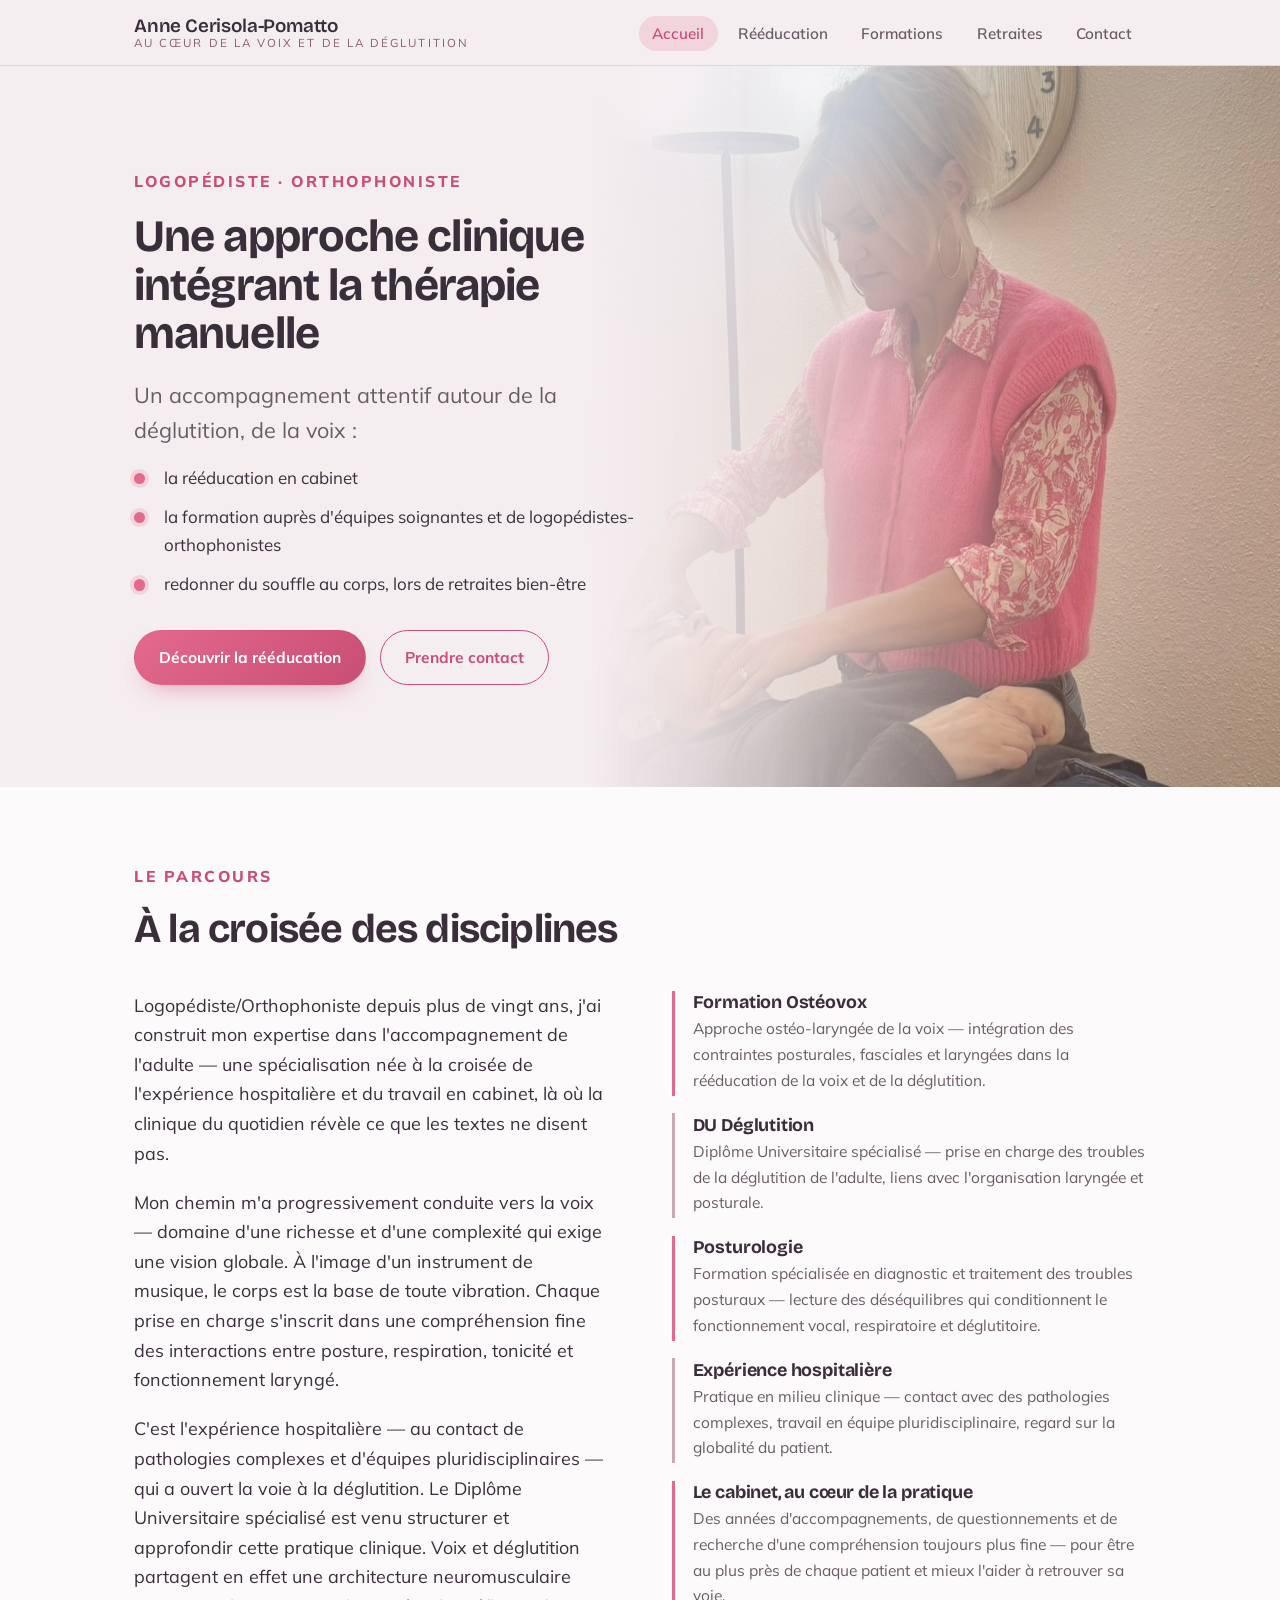
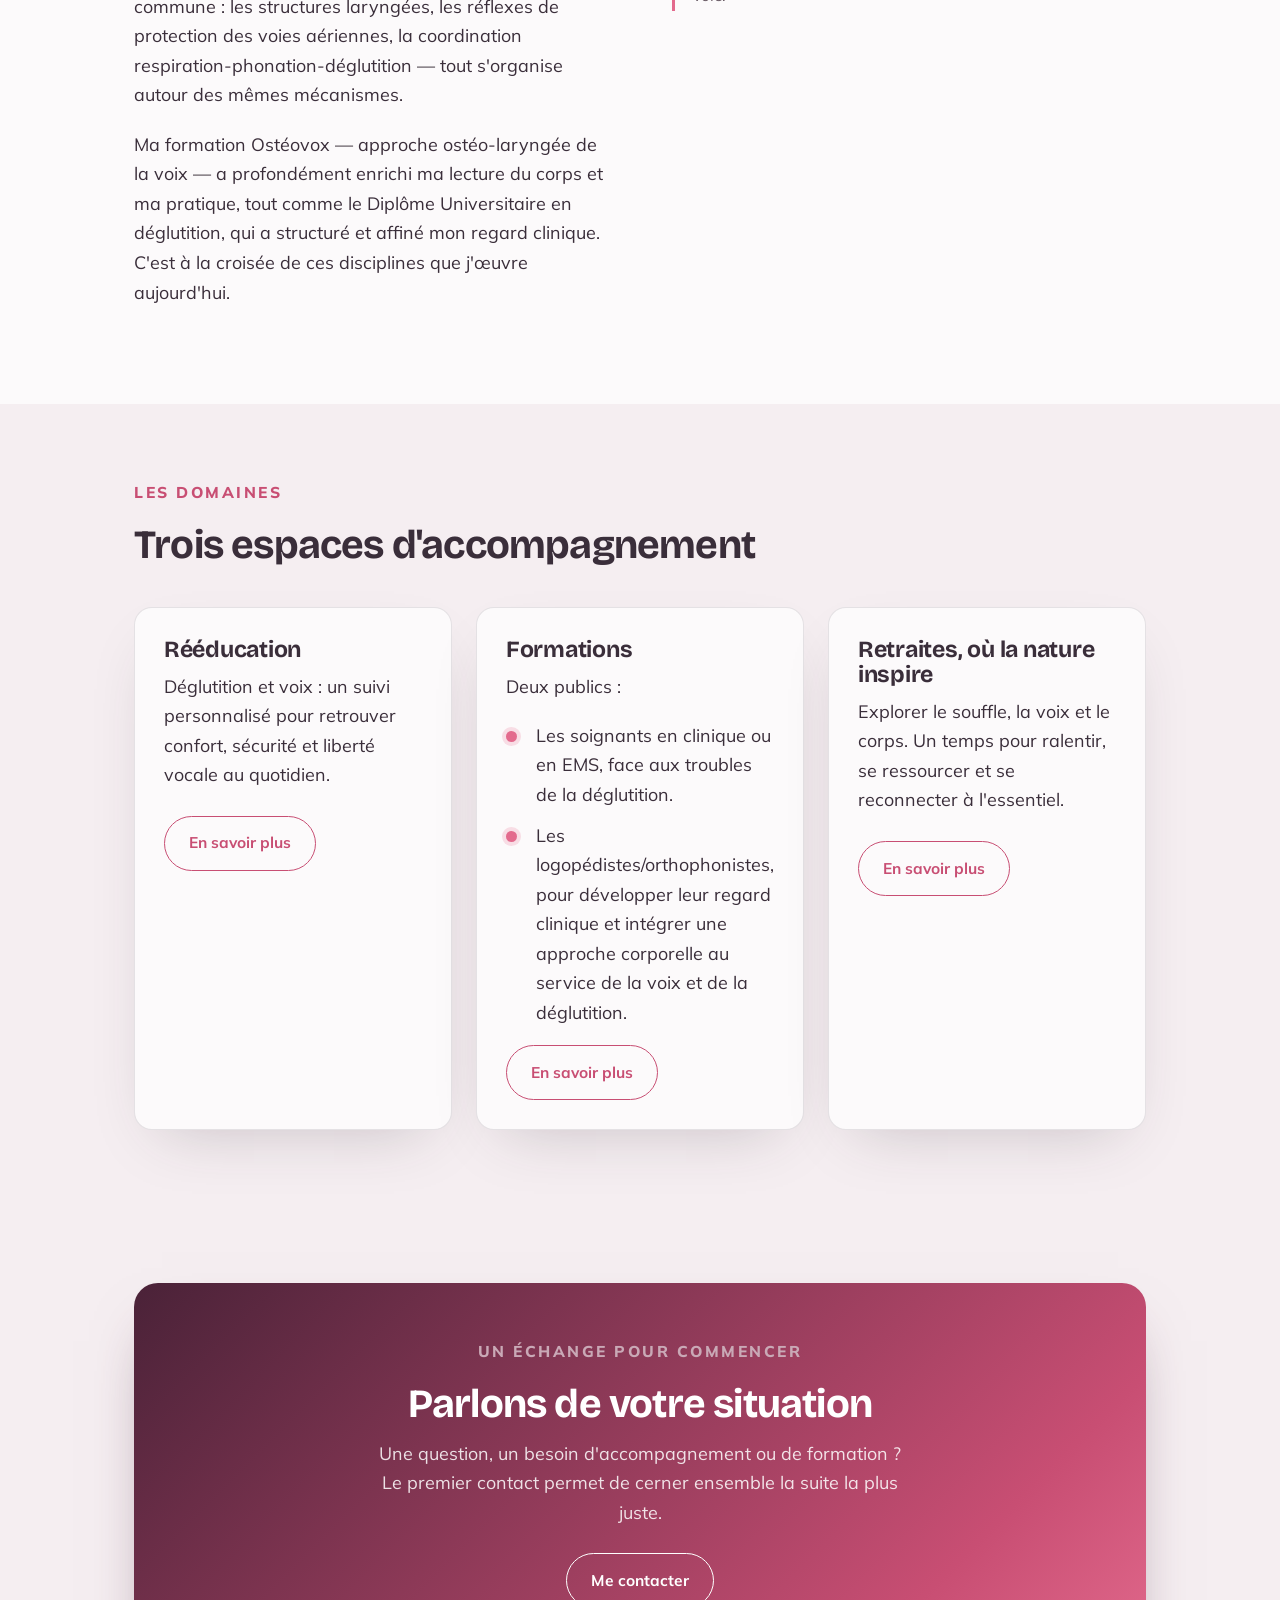
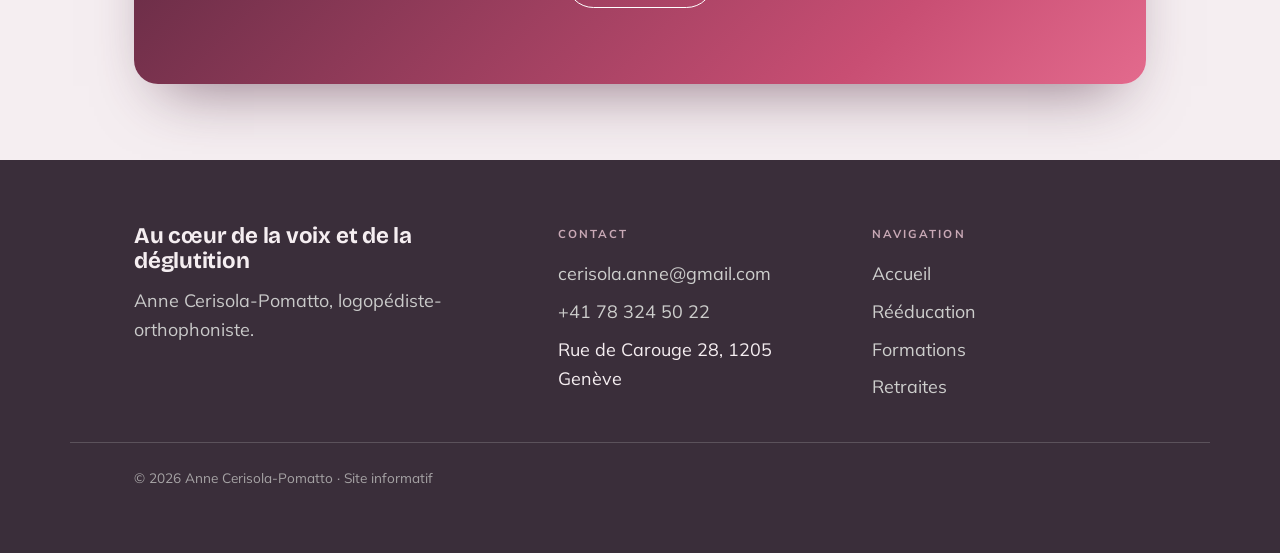
<file: index (4).html>
<!DOCTYPE html>
<html lang="fr">
<head>
<meta charset="UTF-8">
<meta name="viewport" content="width=device-width, initial-scale=1.0">
<title>Anne Cerisola-Pomatto — Logopédiste · Orthophoniste · Voix &amp; Déglutition</title>
<meta name="description" content="Anne Cerisola-Pomatto, logopédiste-orthophoniste à Genève. Au cœur de la voix et de la déglutition : rééducation, formation des soignants et retraites.">
<link rel="stylesheet" href="style.css">
</head>
<body>

<header class="site-header">
  <nav class="nav wrap" aria-label="Navigation principale">
    <a class="brand" href="index.html">
      <b>Anne Cerisola-Pomatto</b>
      <span>Au cœur de la voix et de la déglutition</span>
    </a>
    <button class="nav-toggle" aria-label="Ouvrir le menu" aria-expanded="false" aria-controls="nav-links">
      <svg width="22" height="22" viewBox="0 0 24 24" fill="none" stroke="currentColor" stroke-width="2"><line x1="3" y1="6" x2="21" y2="6"/><line x1="3" y1="12" x2="21" y2="12"/><line x1="3" y1="18" x2="21" y2="18"/></svg>
    </button>
    <ul class="nav-links" id="nav-links">
      <li><a href="index.html" class="is-active" aria-current="page">Accueil</a></li>
      <li><a href="reeducation.html">Rééducation</a></li>
      <li><a href="formations.html">Formations</a></li>
      <li><a href="retraites.html">Retraites</a></li>
      <li><a href="#contact">Contact</a></li>
    </ul>
  </nav>
</header>

<main>

  <!-- HÉRO -->
  <section class="hero hero--home">
    <div class="wrap hero-inner">
      <div>
        <p class="eyebrow">Logopédiste · Orthophoniste</p>
        <h1>Une approche clinique intégrant la thérapie manuelle</h1>
        <p class="lead" style="margin-bottom:1rem;">Un accompagnement attentif autour de la déglutition, de la voix&nbsp;:</p>
        <ul class="checks" style="margin:0 0 2rem; font-size:1.06rem;">
          <li>la rééducation en cabinet</li>
          <li>la formation auprès d'équipes soignantes et de logopédistes-orthophonistes</li>
          <li>redonner du souffle au corps, lors de retraites bien-être</li>
        </ul>
        <div class="hero-cta">
          <a class="btn btn-primary" href="reeducation.html">Découvrir la rééducation</a>
          <a class="btn btn-ghost" href="#contact">Prendre contact</a>
        </div>
      </div>
    </div>
  </section>

  <!-- INTRODUCTION / PARCOURS -->
  <section class="section section--paper">
    <div class="wrap">
      <p class="eyebrow">Le parcours</p>
      <h2 style="margin-bottom:2.5rem; max-width:22ch;">À la croisée des disciplines</h2>
      <div class="split" style="align-items:start;">
        <div>
          <p>Logopédiste/Orthophoniste depuis plus de vingt ans, j'ai construit mon expertise dans l'accompagnement de l'adulte — une spécialisation née à la croisée de l'expérience hospitalière et du travail en cabinet, là où la clinique du quotidien révèle ce que les textes ne disent pas.</p>
          <p>Mon chemin m'a progressivement conduite vers la voix — domaine d'une richesse et d'une complexité qui exige une vision globale. À l'image d'un instrument de musique, le corps est la base de toute vibration. Chaque prise en charge s'inscrit dans une compréhension fine des interactions entre posture, respiration, tonicité et fonctionnement laryngé.</p>
          <p>C'est l'expérience hospitalière — au contact de pathologies complexes et d'équipes pluridisciplinaires — qui a ouvert la voie à la déglutition. Le Diplôme Universitaire spécialisé est venu structurer et approfondir cette pratique clinique. Voix et déglutition partagent en effet une architecture neuromusculaire commune&nbsp;: les structures laryngées, les réflexes de protection des voies aériennes, la coordination respiration-phonation-déglutition — tout s'organise autour des mêmes mécanismes.</p>
          <p>Ma formation Ostéovox — approche ostéo-laryngée de la voix — a profondément enrichi ma lecture du corps et ma pratique, tout comme le Diplôme Universitaire en déglutition, qui a structuré et affiné mon regard clinique. C'est à la croisée de ces disciplines que j'œuvre aujourd'hui.</p>
        </div>
        <div class="grid" style="gap:1.1rem; align-content:start;">
          <div style="border-left:3px solid var(--souffle); padding:.15rem 0 .15rem 1.1rem;">
            <h3 style="font-size:1.12rem; margin-bottom:.25rem;">Formation Ostéovox</h3>
            <p style="margin-bottom:0; color:var(--ink-soft); font-size:.97rem;">Approche ostéo-laryngée de la voix — intégration des contraintes posturales, fasciales et laryngées dans la rééducation de la voix et de la déglutition.</p>
          </div>
          <div style="border-left:3px solid var(--sage); padding:.15rem 0 .15rem 1.1rem;">
            <h3 style="font-size:1.12rem; margin-bottom:.25rem;">DU Déglutition</h3>
            <p style="margin-bottom:0; color:var(--ink-soft); font-size:.97rem;">Diplôme Universitaire spécialisé — prise en charge des troubles de la déglutition de l'adulte, liens avec l'organisation laryngée et posturale.</p>
          </div>
          <div style="border-left:3px solid var(--souffle); padding:.15rem 0 .15rem 1.1rem;">
            <h3 style="font-size:1.12rem; margin-bottom:.25rem;">Posturologie</h3>
            <p style="margin-bottom:0; color:var(--ink-soft); font-size:.97rem;">Formation spécialisée en diagnostic et traitement des troubles posturaux — lecture des déséquilibres qui conditionnent le fonctionnement vocal, respiratoire et déglutitoire.</p>
          </div>
          <div style="border-left:3px solid var(--sage); padding:.15rem 0 .15rem 1.1rem;">
            <h3 style="font-size:1.12rem; margin-bottom:.25rem;">Expérience hospitalière</h3>
            <p style="margin-bottom:0; color:var(--ink-soft); font-size:.97rem;">Pratique en milieu clinique — contact avec des pathologies complexes, travail en équipe pluridisciplinaire, regard sur la globalité du patient.</p>
          </div>
          <div style="border-left:3px solid var(--souffle); padding:.15rem 0 .15rem 1.1rem;">
            <h3 style="font-size:1.12rem; margin-bottom:.25rem;">Le cabinet, au cœur de la pratique</h3>
            <p style="margin-bottom:0; color:var(--ink-soft); font-size:.97rem;">Des années d'accompagnements, de questionnements et de recherche d'une compréhension toujours plus fine — pour être au plus près de chaque patient et mieux l'aider à retrouver sa voie.</p>
          </div>
        </div>
      </div>
    </div>
  </section>

  <!-- EXPERTISE / DOMAINES -->
  <section class="section">
    <div class="wrap">
      <p class="eyebrow">Les domaines</p>
      <h2 style="margin-bottom:2.5rem;">Trois espaces d'accompagnement</h2>
      <div class="grid grid-3">
        <article class="card">
          <h3>Rééducation</h3>
          <p>Déglutition et voix&nbsp;: un suivi personnalisé pour retrouver confort, sécurité et liberté vocale au quotidien.</p>
          <p><a class="btn btn-ghost" href="reeducation.html" style="margin-top:.4rem;">En savoir plus</a></p>
        </article>
        <article class="card">
          <h3>Formations</h3>
          <p>Deux publics&nbsp;:</p>
          <ul class="checks" style="margin:.6rem 0 1rem;">
            <li>Les soignants en clinique ou en EMS, face aux troubles de la déglutition.</li>
            <li>Les logopédistes/orthophonistes, pour développer leur regard clinique et intégrer une approche corporelle au service de la voix et de la déglutition.</li>
          </ul>
          <p><a class="btn btn-ghost" href="formations.html" style="margin-top:.1rem;">En savoir plus</a></p>
        </article>
        <article class="card">
          <h3>Retraites, où la nature inspire</h3>
          <p>Explorer le souffle, la voix et le corps. Un temps pour ralentir, se ressourcer et se reconnecter à l'essentiel.</p>
          <p><a class="btn btn-ghost" href="retraites.html" style="margin-top:.4rem;">En savoir plus</a></p>
        </article>
      </div>
    </div>
  </section>

  <!-- BANDEAU CTA -->
  <section class="section">
    <div class="wrap">
      <div class="cta-band">
        <p class="eyebrow" style="color:var(--sage);">Un échange pour commencer</p>
        <h2>Parlons de votre situation</h2>
        <p style="max-width:48ch;">Une question, un besoin d'accompagnement ou de formation&nbsp;? Le premier contact permet de cerner ensemble la suite la plus juste.</p>
        <p style="margin-top:1.6rem;"><a class="btn btn-ghost" href="#contact">Me contacter</a></p>
      </div>
    </div>
  </section>

</main>

<footer class="site-footer" id="contact">
  <div class="wrap footer-grid">
    <div>
      <h3>Au cœur de la voix et de la déglutition</h3>
      <p style="color:rgba(238,241,237,.8); max-width:38ch;">Anne Cerisola-Pomatto, logopédiste-orthophoniste.</p>
    </div>
    <div>
      <p class="footer-label">Contact</p>
      <ul>
        <li><a href="mailto:cerisola.anne@gmail.com">cerisola.anne@gmail.com</a></li>
        <li><a href="tel:+41783245022">+41 78 324 50 22</a></li>
        <li>Rue de Carouge 28, 1205 Genève</li>
      </ul>
    </div>
    <div>
      <p class="footer-label">Navigation</p>
      <ul>
        <li><a href="index.html">Accueil</a></li>
        <li><a href="reeducation.html">Rééducation</a></li>
        <li><a href="formations.html">Formations</a></li>
        <li><a href="retraites.html">Retraites</a></li>
      </ul>
    </div>
  </div>
  <div class="wrap footer-bottom">
    © <span id="year"></span> Anne Cerisola-Pomatto · Site informatif
  </div>
</footer>

<script src="main.js"></script>
<script>document.getElementById('year').textContent=new Date().getFullYear();</script>
</body>
</html>
</file>
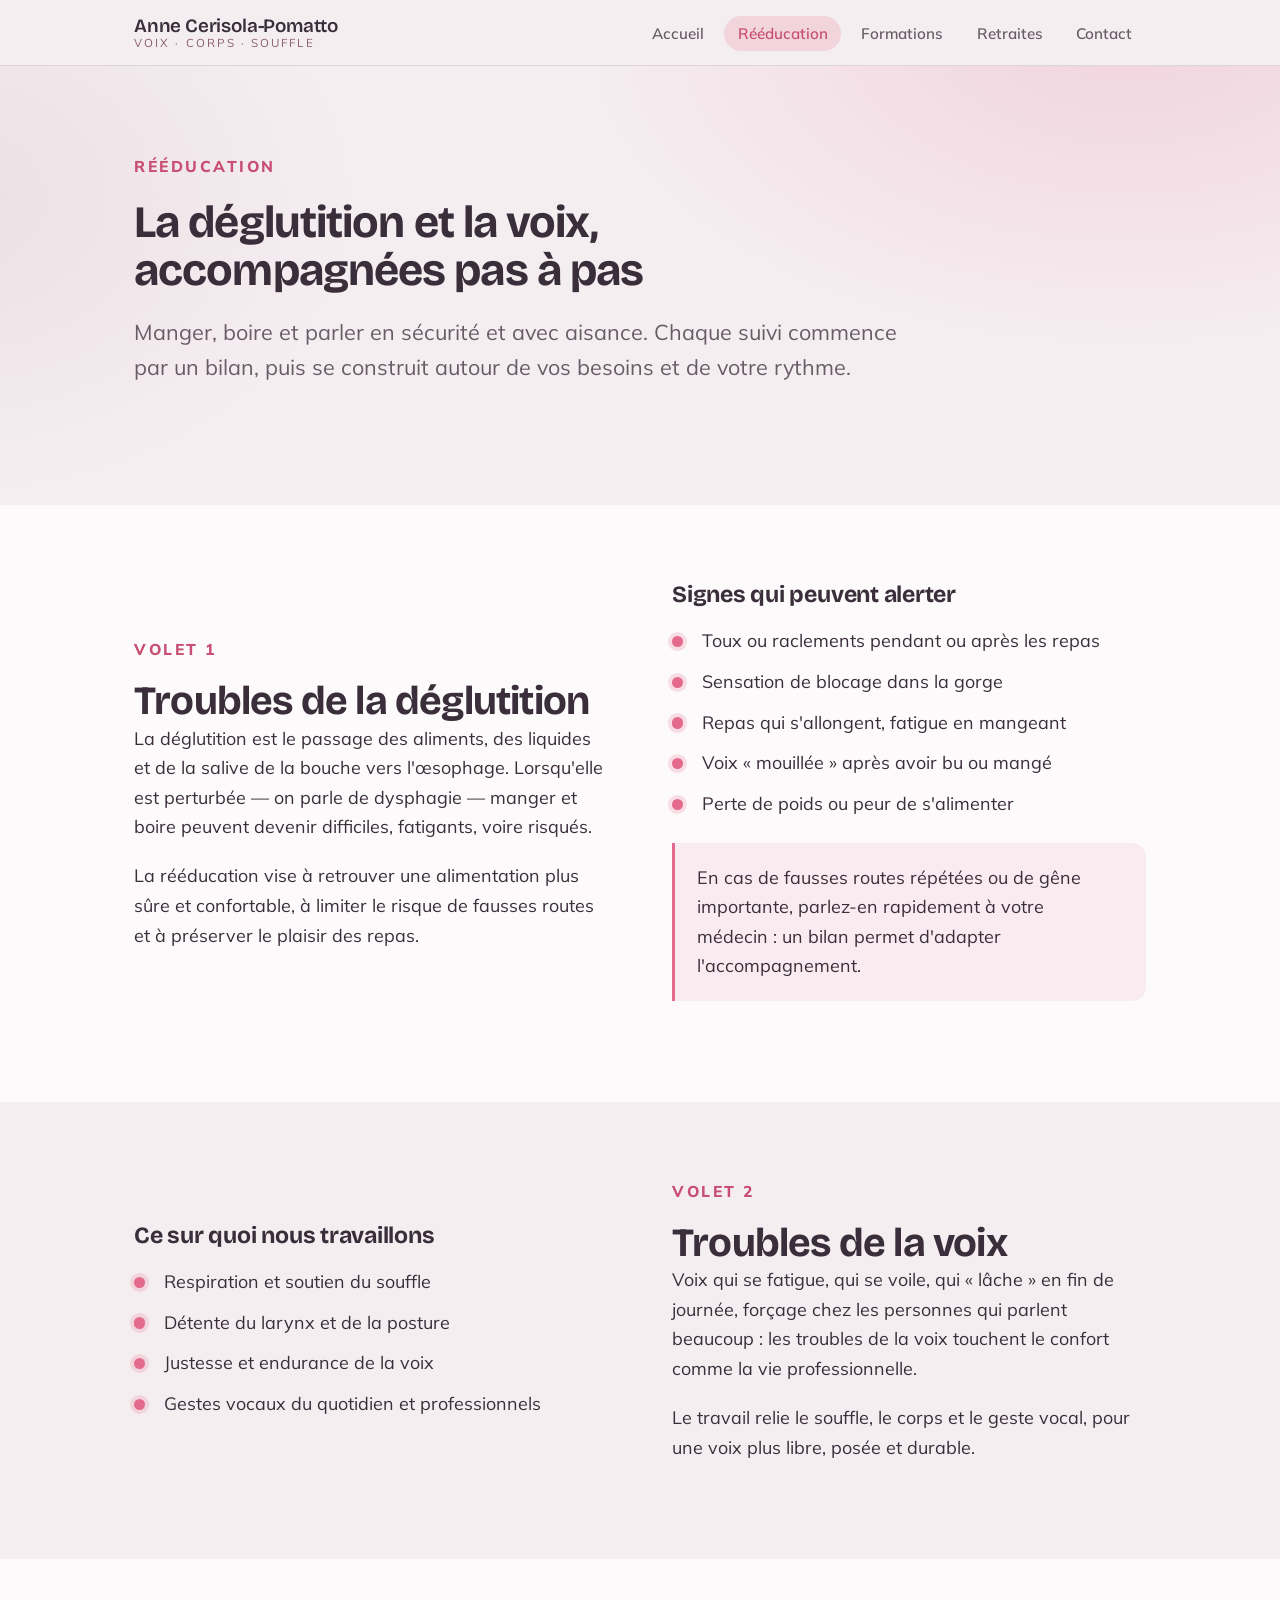
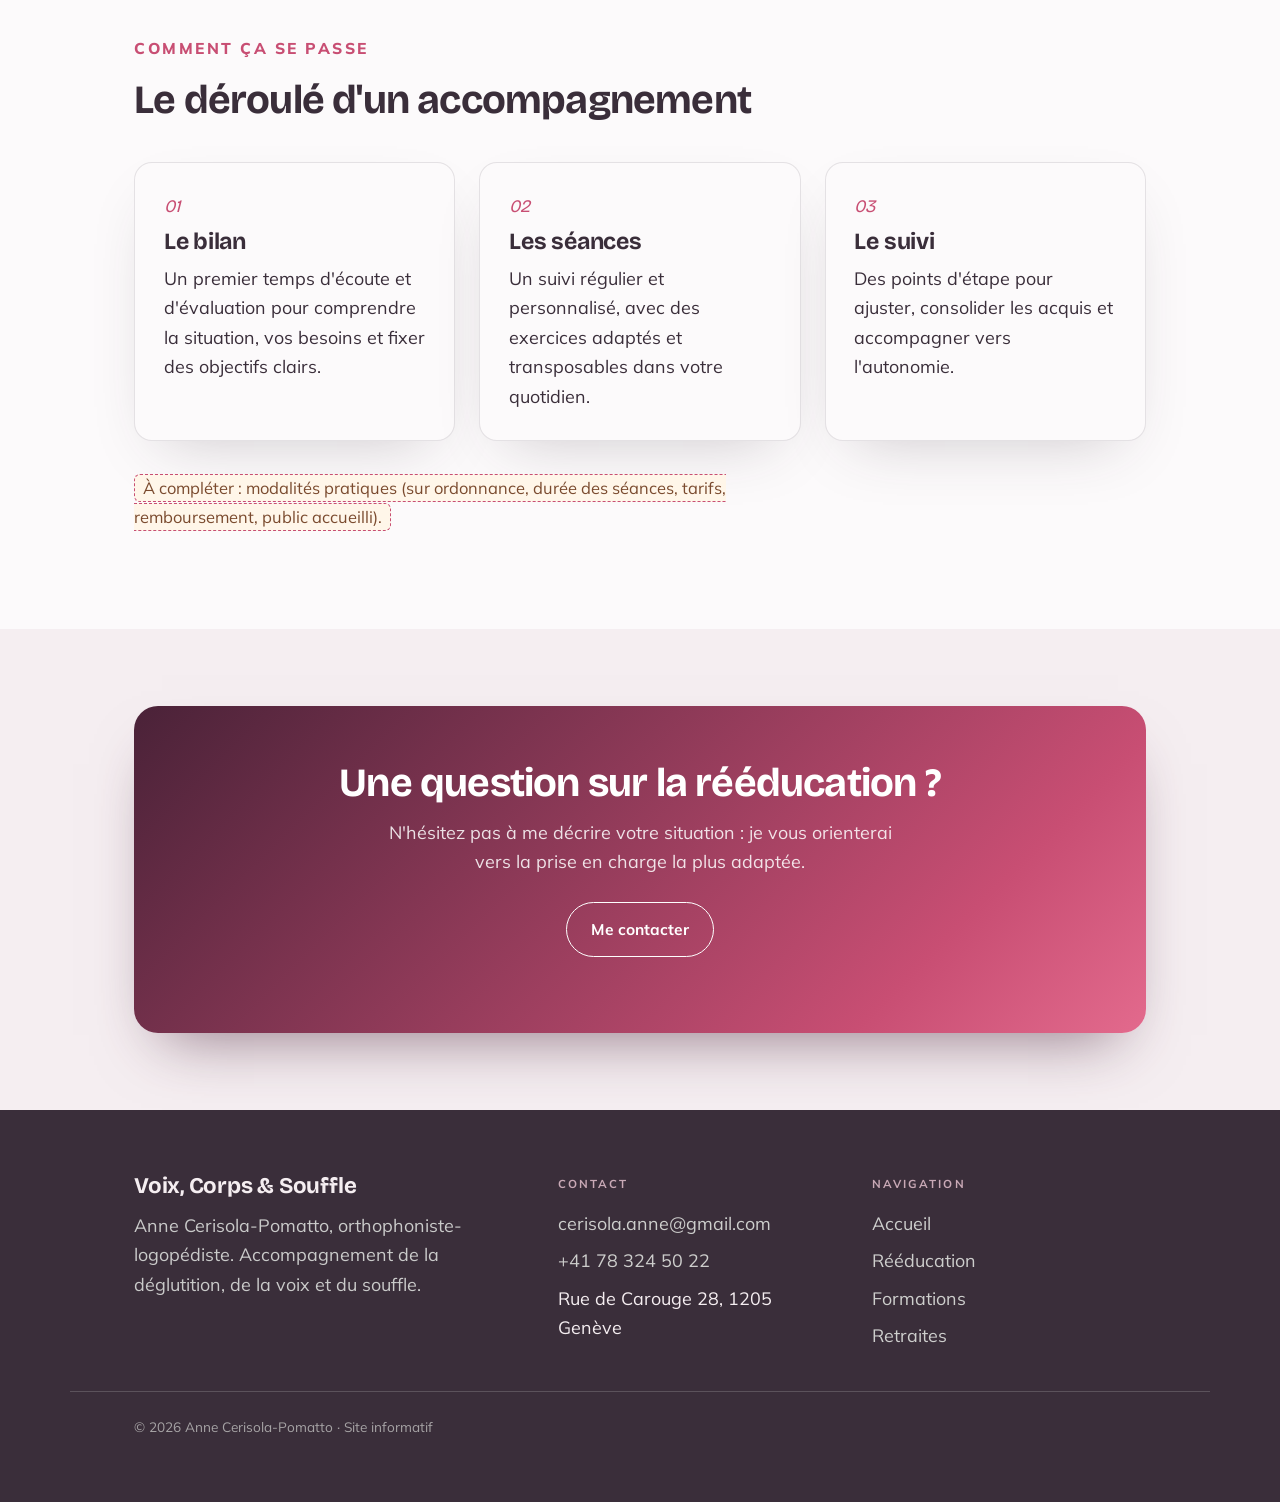
<file: reeducation (1).html>
<!DOCTYPE html>
<html lang="fr">
<head>
<meta charset="UTF-8">
<meta name="viewport" content="width=device-width, initial-scale=1.0">
<title>Rééducation de la déglutition et de la voix — Anne Cerisola-Pomatto</title>
<meta name="description" content="Rééducation orthophonique de la déglutition (troubles, fausses routes) et de la voix (forçage, fatigue vocale). Bilan, prise en charge personnalisée et travail du souffle.">
<link rel="stylesheet" href="style.css">
</head>
<body>

<header class="site-header">
  <nav class="nav wrap" aria-label="Navigation principale">
    <a class="brand" href="index.html">
      <b>Anne Cerisola-Pomatto</b>
      <span>Voix · Corps · Souffle</span>
    </a>
    <button class="nav-toggle" aria-label="Ouvrir le menu" aria-expanded="false" aria-controls="nav-links">
      <svg width="22" height="22" viewBox="0 0 24 24" fill="none" stroke="currentColor" stroke-width="2"><line x1="3" y1="6" x2="21" y2="6"/><line x1="3" y1="12" x2="21" y2="12"/><line x1="3" y1="18" x2="21" y2="18"/></svg>
    </button>
    <ul class="nav-links" id="nav-links">
      <li><a href="index.html">Accueil</a></li>
      <li><a href="reeducation.html" class="is-active" aria-current="page">Rééducation</a></li>
      <li><a href="formations.html">Formations</a></li>
      <li><a href="retraites.html">Retraites</a></li>
      <li><a href="#contact">Contact</a></li>
    </ul>
  </nav>
</header>

<main>

  <section class="hero">
    <div class="wrap" style="padding-block:clamp(3rem,7vw,5.5rem);">
      <p class="eyebrow">Rééducation</p>
      <h1 style="max-width:18ch;">La déglutition et la voix, accompagnées pas à pas</h1>
      <p class="lead" style="max-width:60ch; margin-top:1rem;">Manger, boire et parler en sécurité et avec aisance. Chaque suivi commence par un bilan, puis se construit autour de vos besoins et de votre rythme.</p>
    </div>
  </section>

  <!-- DÉGLUTITION -->
  <section class="section section--paper">
    <div class="wrap split">
      <div>
        <p class="eyebrow">Volet 1</p>
        <h2>Troubles de la déglutition</h2>
        <p>La déglutition est le passage des aliments, des liquides et de la salive de la bouche vers l'œsophage. Lorsqu'elle est perturbée — on parle de dysphagie — manger et boire peuvent devenir difficiles, fatigants, voire risqués.</p>
        <p>La rééducation vise à retrouver une alimentation plus sûre et confortable, à limiter le risque de fausses routes et à préserver le plaisir des repas.</p>
      </div>
      <div>
        <h3 style="margin-bottom:.4rem;">Signes qui peuvent alerter</h3>
        <ul class="checks">
          <li>Toux ou raclements pendant ou après les repas</li>
          <li>Sensation de blocage dans la gorge</li>
          <li>Repas qui s'allongent, fatigue en mangeant</li>
          <li>Voix « mouillée » après avoir bu ou mangé</li>
          <li>Perte de poids ou peur de s'alimenter</li>
        </ul>
        <div class="note">
          <p>En cas de fausses routes répétées ou de gêne importante, parlez-en rapidement à votre médecin&nbsp;: un bilan permet d'adapter l'accompagnement.</p>
        </div>
      </div>
    </div>
  </section>

  <!-- VOIX -->
  <section class="section">
    <div class="wrap split">
      <div>
        <h3 style="margin-bottom:.4rem;">Ce sur quoi nous travaillons</h3>
        <ul class="checks">
          <li>Respiration et soutien du souffle</li>
          <li>Détente du larynx et de la posture</li>
          <li>Justesse et endurance de la voix</li>
          <li>Gestes vocaux du quotidien et professionnels</li>
        </ul>
      </div>
      <div>
        <p class="eyebrow">Volet 2</p>
        <h2>Troubles de la voix</h2>
        <p>Voix qui se fatigue, qui se voile, qui « lâche » en fin de journée, forçage chez les personnes qui parlent beaucoup&nbsp;: les troubles de la voix touchent le confort comme la vie professionnelle.</p>
        <p>Le travail relie le souffle, le corps et le geste vocal, pour une voix plus libre, posée et durable.</p>
      </div>
    </div>
  </section>

  <!-- DÉROULÉ -->
  <section class="section section--paper">
    <div class="wrap">
      <p class="eyebrow">Comment ça se passe</p>
      <h2 style="margin-bottom:2.5rem;">Le déroulé d'un accompagnement</h2>
      <div class="grid grid-3">
        <article class="card">
          <span class="num">01</span>
          <h3>Le bilan</h3>
          <p>Un premier temps d'écoute et d'évaluation pour comprendre la situation, vos besoins et fixer des objectifs clairs.</p>
        </article>
        <article class="card">
          <span class="num">02</span>
          <h3>Les séances</h3>
          <p>Un suivi régulier et personnalisé, avec des exercices adaptés et transposables dans votre quotidien.</p>
        </article>
        <article class="card">
          <span class="num">03</span>
          <h3>Le suivi</h3>
          <p>Des points d'étape pour ajuster, consolider les acquis et accompagner vers l'autonomie.</p>
        </article>
      </div>
      <p style="margin-top:2rem;"><span class="todo">À compléter : modalités pratiques (sur ordonnance, durée des séances, tarifs, remboursement, public accueilli).</span></p>
    </div>
  </section>

  <section class="section">
    <div class="wrap">
      <div class="cta-band">
        <h2>Une question sur la rééducation&nbsp;?</h2>
        <p style="max-width:48ch;">N'hésitez pas à me décrire votre situation&nbsp;: je vous orienterai vers la prise en charge la plus adaptée.</p>
        <p style="margin-top:1.6rem;"><a class="btn btn-ghost" href="#contact">Me contacter</a></p>
      </div>
    </div>
  </section>

</main>

<footer class="site-footer" id="contact">
  <div class="wrap footer-grid">
    <div>
      <h3>Voix, Corps &amp; Souffle</h3>
      <p style="color:rgba(238,241,237,.8); max-width:38ch;">Anne Cerisola-Pomatto, orthophoniste-logopédiste. Accompagnement de la déglutition, de la voix et du souffle.</p>
    </div>
    <div>
      <p class="footer-label">Contact</p>
      <ul>
        <li><a href="mailto:cerisola.anne@gmail.com">cerisola.anne@gmail.com</a></li>
        <li><a href="tel:+41783245022">+41 78 324 50 22</a></li>
        <li>Rue de Carouge 28, 1205 Genève</li>
      </ul>
    </div>
    <div>
      <p class="footer-label">Navigation</p>
      <ul>
        <li><a href="index.html">Accueil</a></li>
        <li><a href="reeducation.html">Rééducation</a></li>
        <li><a href="formations.html">Formations</a></li>
        <li><a href="retraites.html">Retraites</a></li>
      </ul>
    </div>
  </div>
  <div class="wrap footer-bottom">
    © <span id="year"></span> Anne Cerisola-Pomatto · Site informatif
  </div>
</footer>

<script src="main.js"></script>
<script>document.getElementById('year').textContent=new Date().getFullYear();</script>
</body>
</html>
</file>
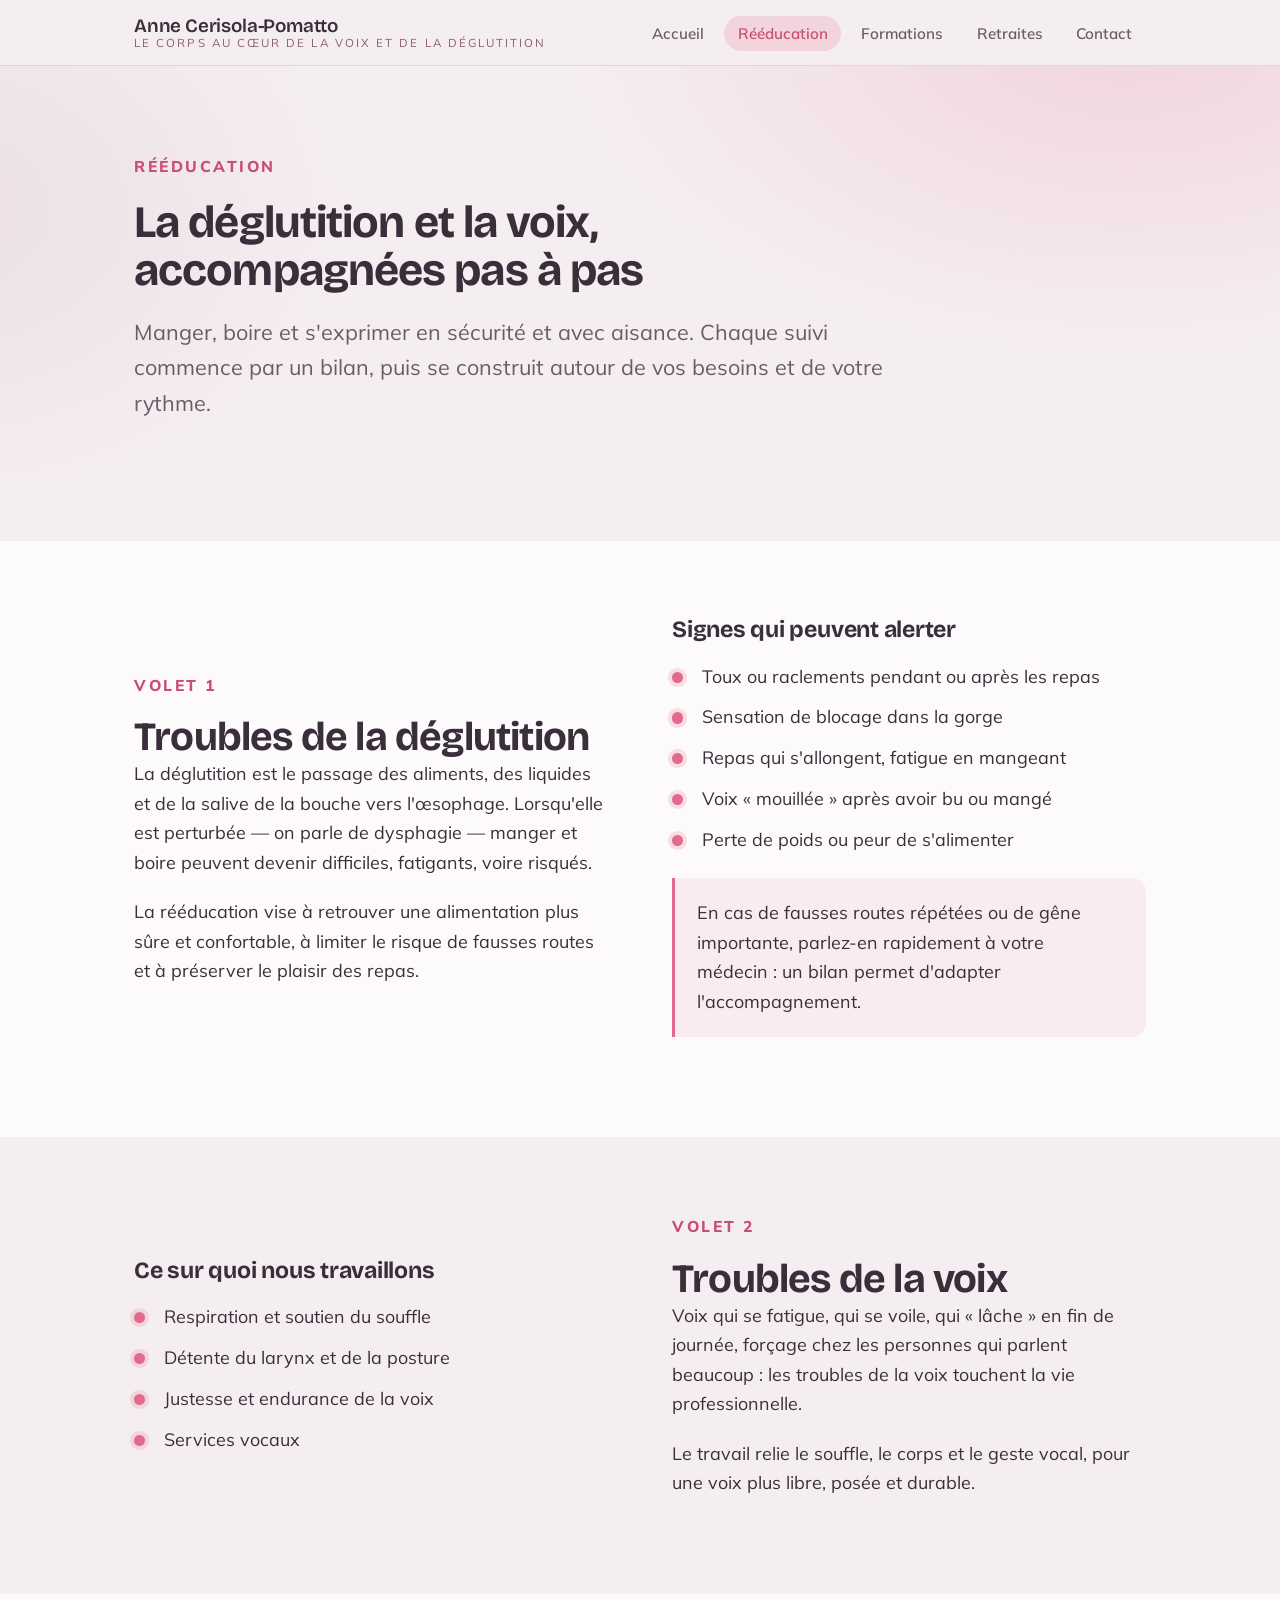
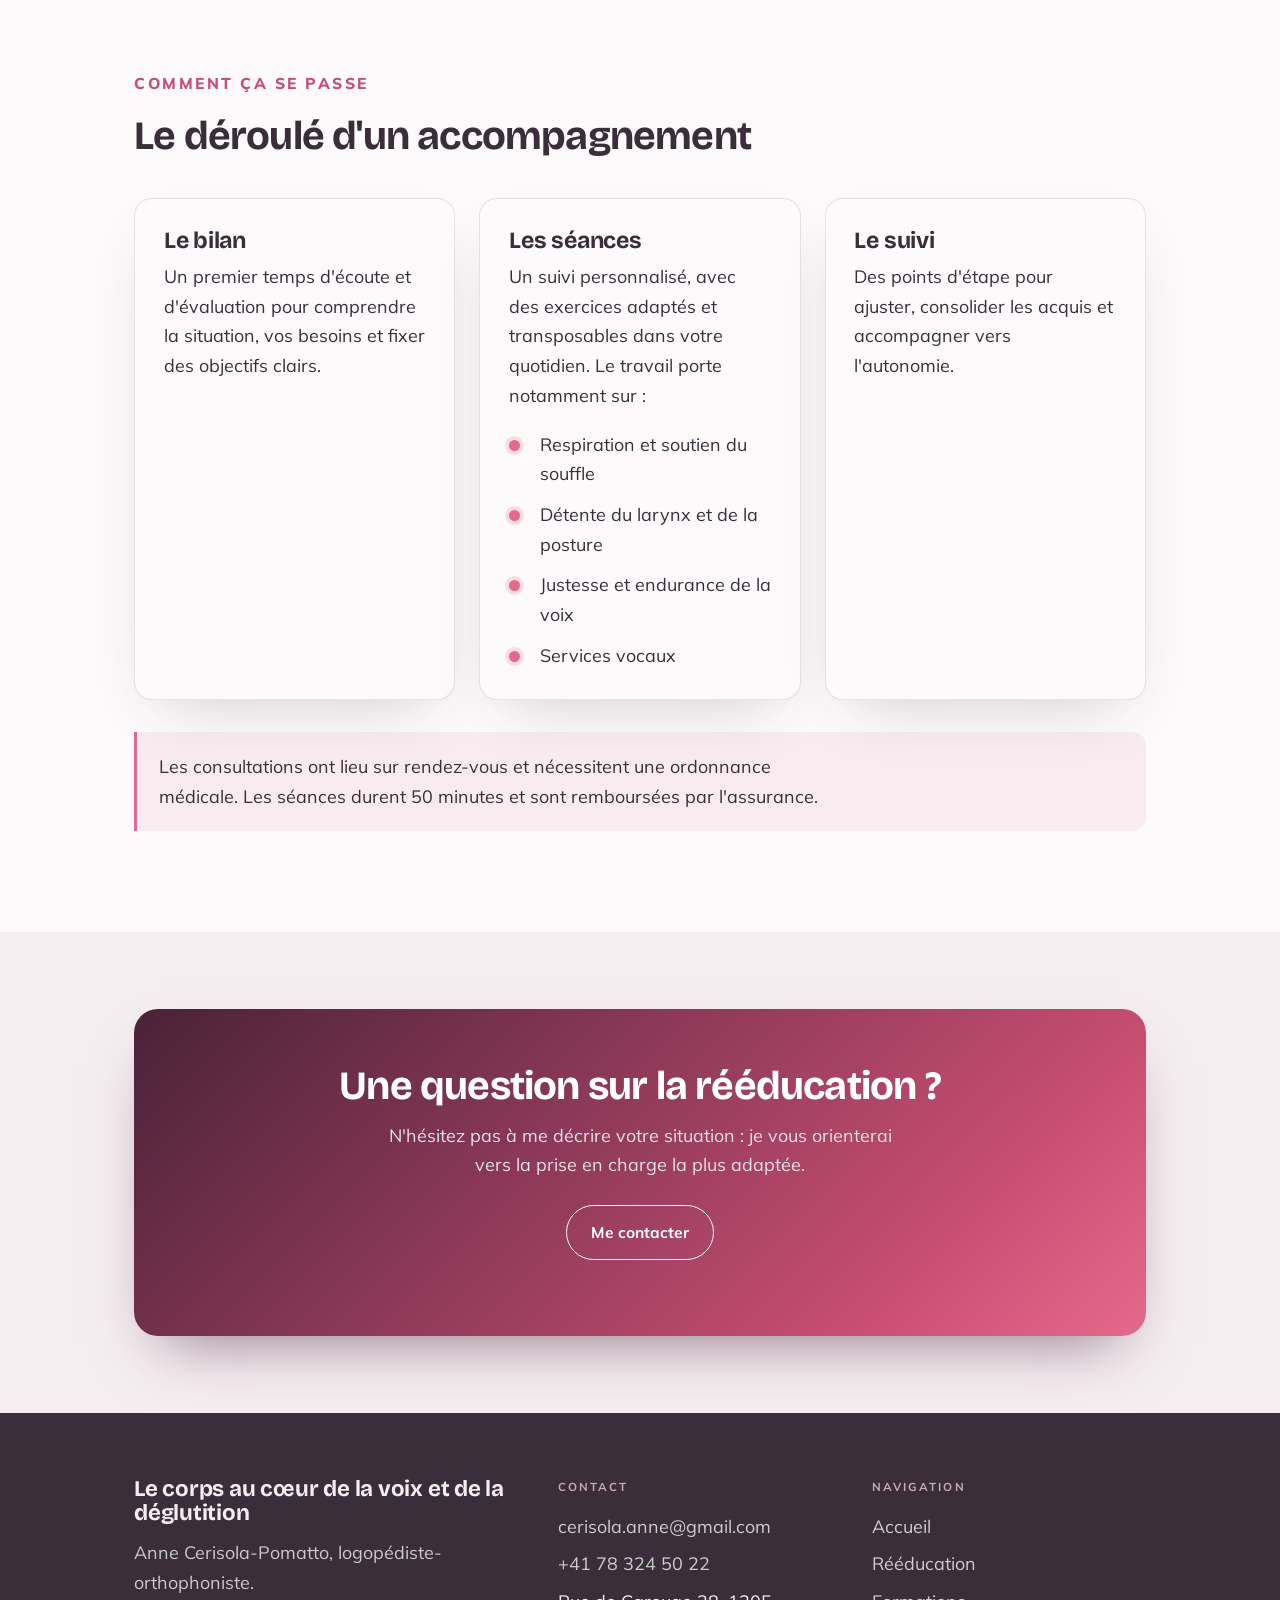
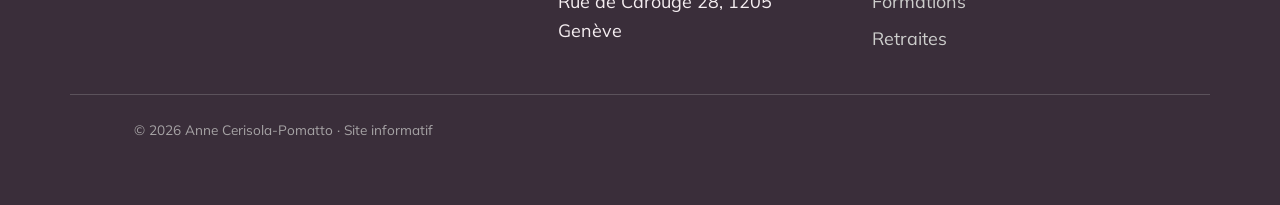
<file: reeducation (2).html>
<!DOCTYPE html>
<html lang="fr">
<head>
<meta charset="UTF-8">
<meta name="viewport" content="width=device-width, initial-scale=1.0">
<title>Rééducation de la déglutition et de la voix — Anne Cerisola-Pomatto</title>
<meta name="description" content="Rééducation orthophonique de la déglutition (troubles, fausses routes) et de la voix (forçage, fatigue vocale). Bilan, prise en charge personnalisée et travail du souffle.">
<link rel="stylesheet" href="style.css">
</head>
<body>

<header class="site-header">
  <nav class="nav wrap" aria-label="Navigation principale">
    <a class="brand" href="index.html">
      <b>Anne Cerisola-Pomatto</b>
      <span>Le corps au cœur de la voix et de la déglutition</span>
    </a>
    <button class="nav-toggle" aria-label="Ouvrir le menu" aria-expanded="false" aria-controls="nav-links">
      <svg width="22" height="22" viewBox="0 0 24 24" fill="none" stroke="currentColor" stroke-width="2"><line x1="3" y1="6" x2="21" y2="6"/><line x1="3" y1="12" x2="21" y2="12"/><line x1="3" y1="18" x2="21" y2="18"/></svg>
    </button>
    <ul class="nav-links" id="nav-links">
      <li><a href="index.html">Accueil</a></li>
      <li><a href="reeducation.html" class="is-active" aria-current="page">Rééducation</a></li>
      <li><a href="formations.html">Formations</a></li>
      <li><a href="retraites.html">Retraites</a></li>
      <li><a href="#contact">Contact</a></li>
    </ul>
  </nav>
</header>

<main>

  <section class="hero">
    <div class="wrap" style="padding-block:clamp(3rem,7vw,5.5rem);">
      <p class="eyebrow">Rééducation</p>
      <h1 style="max-width:18ch;">La déglutition et la voix, accompagnées pas à pas</h1>
      <p class="lead" style="max-width:60ch; margin-top:1rem;">Manger, boire et s'exprimer en sécurité et avec aisance. Chaque suivi commence par un bilan, puis se construit autour de vos besoins et de votre rythme.</p>
    </div>
  </section>

  <!-- DÉGLUTITION -->
  <section class="section section--paper">
    <div class="wrap split">
      <div>
        <p class="eyebrow">Volet 1</p>
        <h2>Troubles de la déglutition</h2>
        <p>La déglutition est le passage des aliments, des liquides et de la salive de la bouche vers l'œsophage. Lorsqu'elle est perturbée — on parle de dysphagie — manger et boire peuvent devenir difficiles, fatigants, voire risqués.</p>
        <p>La rééducation vise à retrouver une alimentation plus sûre et confortable, à limiter le risque de fausses routes et à préserver le plaisir des repas.</p>
      </div>
      <div>
        <h3 style="margin-bottom:.4rem;">Signes qui peuvent alerter</h3>
        <ul class="checks">
          <li>Toux ou raclements pendant ou après les repas</li>
          <li>Sensation de blocage dans la gorge</li>
          <li>Repas qui s'allongent, fatigue en mangeant</li>
          <li>Voix « mouillée » après avoir bu ou mangé</li>
          <li>Perte de poids ou peur de s'alimenter</li>
        </ul>
        <div class="note">
          <p>En cas de fausses routes répétées ou de gêne importante, parlez-en rapidement à votre médecin&nbsp;: un bilan permet d'adapter l'accompagnement.</p>
        </div>
      </div>
    </div>
  </section>

  <!-- VOIX -->
  <section class="section">
    <div class="wrap split">
      <div>
        <h3 style="margin-bottom:.4rem;">Ce sur quoi nous travaillons</h3>
        <ul class="checks">
          <li>Respiration et soutien du souffle</li>
          <li>Détente du larynx et de la posture</li>
          <li>Justesse et endurance de la voix</li>
          <li>Services vocaux</li>
        </ul>
      </div>
      <div>
        <p class="eyebrow">Volet 2</p>
        <h2>Troubles de la voix</h2>
        <p>Voix qui se fatigue, qui se voile, qui « lâche » en fin de journée, forçage chez les personnes qui parlent beaucoup&nbsp;: les troubles de la voix touchent la vie professionnelle.</p>
        <p>Le travail relie le souffle, le corps et le geste vocal, pour une voix plus libre, posée et durable.</p>
      </div>
    </div>
  </section>

  <!-- DÉROULÉ -->
  <section class="section section--paper">
    <div class="wrap">
      <p class="eyebrow">Comment ça se passe</p>
      <h2 style="margin-bottom:2.5rem;">Le déroulé d'un accompagnement</h2>
      <div class="grid grid-3">
        <article class="card">
          <h3>Le bilan</h3>
          <p>Un premier temps d'écoute et d'évaluation pour comprendre la situation, vos besoins et fixer des objectifs clairs.</p>
        </article>
        <article class="card">
          <h3>Les séances</h3>
          <p>Un suivi personnalisé, avec des exercices adaptés et transposables dans votre quotidien. Le travail porte notamment sur&nbsp;:</p>
          <ul class="checks" style="margin:.8rem 0 0;">
            <li>Respiration et soutien du souffle</li>
            <li>Détente du larynx et de la posture</li>
            <li>Justesse et endurance de la voix</li>
            <li>Services vocaux</li>
          </ul>
        </article>
        <article class="card">
          <h3>Le suivi</h3>
          <p>Des points d'étape pour ajuster, consolider les acquis et accompagner vers l'autonomie.</p>
        </article>
      </div>
      <div class="note" style="margin-top:2rem;">
        <p>Les consultations ont lieu sur rendez-vous et nécessitent une ordonnance médicale. Les séances durent 50&nbsp;minutes et sont remboursées par l'assurance.</p>
      </div>
    </div>
  </section>

  <section class="section">
    <div class="wrap">
      <div class="cta-band">
        <h2>Une question sur la rééducation&nbsp;?</h2>
        <p style="max-width:48ch;">N'hésitez pas à me décrire votre situation&nbsp;: je vous orienterai vers la prise en charge la plus adaptée.</p>
        <p style="margin-top:1.6rem;"><a class="btn btn-ghost" href="#contact">Me contacter</a></p>
      </div>
    </div>
  </section>

</main>

<footer class="site-footer" id="contact">
  <div class="wrap footer-grid">
    <div>
      <h3>Le corps au cœur de la voix et de la déglutition</h3>
      <p style="color:rgba(238,241,237,.8); max-width:38ch;">Anne Cerisola-Pomatto, logopédiste-orthophoniste.</p>
    </div>
    <div>
      <p class="footer-label">Contact</p>
      <ul>
        <li><a href="mailto:cerisola.anne@gmail.com">cerisola.anne@gmail.com</a></li>
        <li><a href="tel:+41783245022">+41 78 324 50 22</a></li>
        <li>Rue de Carouge 28, 1205 Genève</li>
      </ul>
    </div>
    <div>
      <p class="footer-label">Navigation</p>
      <ul>
        <li><a href="index.html">Accueil</a></li>
        <li><a href="reeducation.html">Rééducation</a></li>
        <li><a href="formations.html">Formations</a></li>
        <li><a href="retraites.html">Retraites</a></li>
      </ul>
    </div>
  </div>
  <div class="wrap footer-bottom">
    © <span id="year"></span> Anne Cerisola-Pomatto · Site informatif
  </div>
</footer>

<script src="main.js"></script>
<script>document.getElementById('year').textContent=new Date().getFullYear();</script>
</body>
</html>
</file>
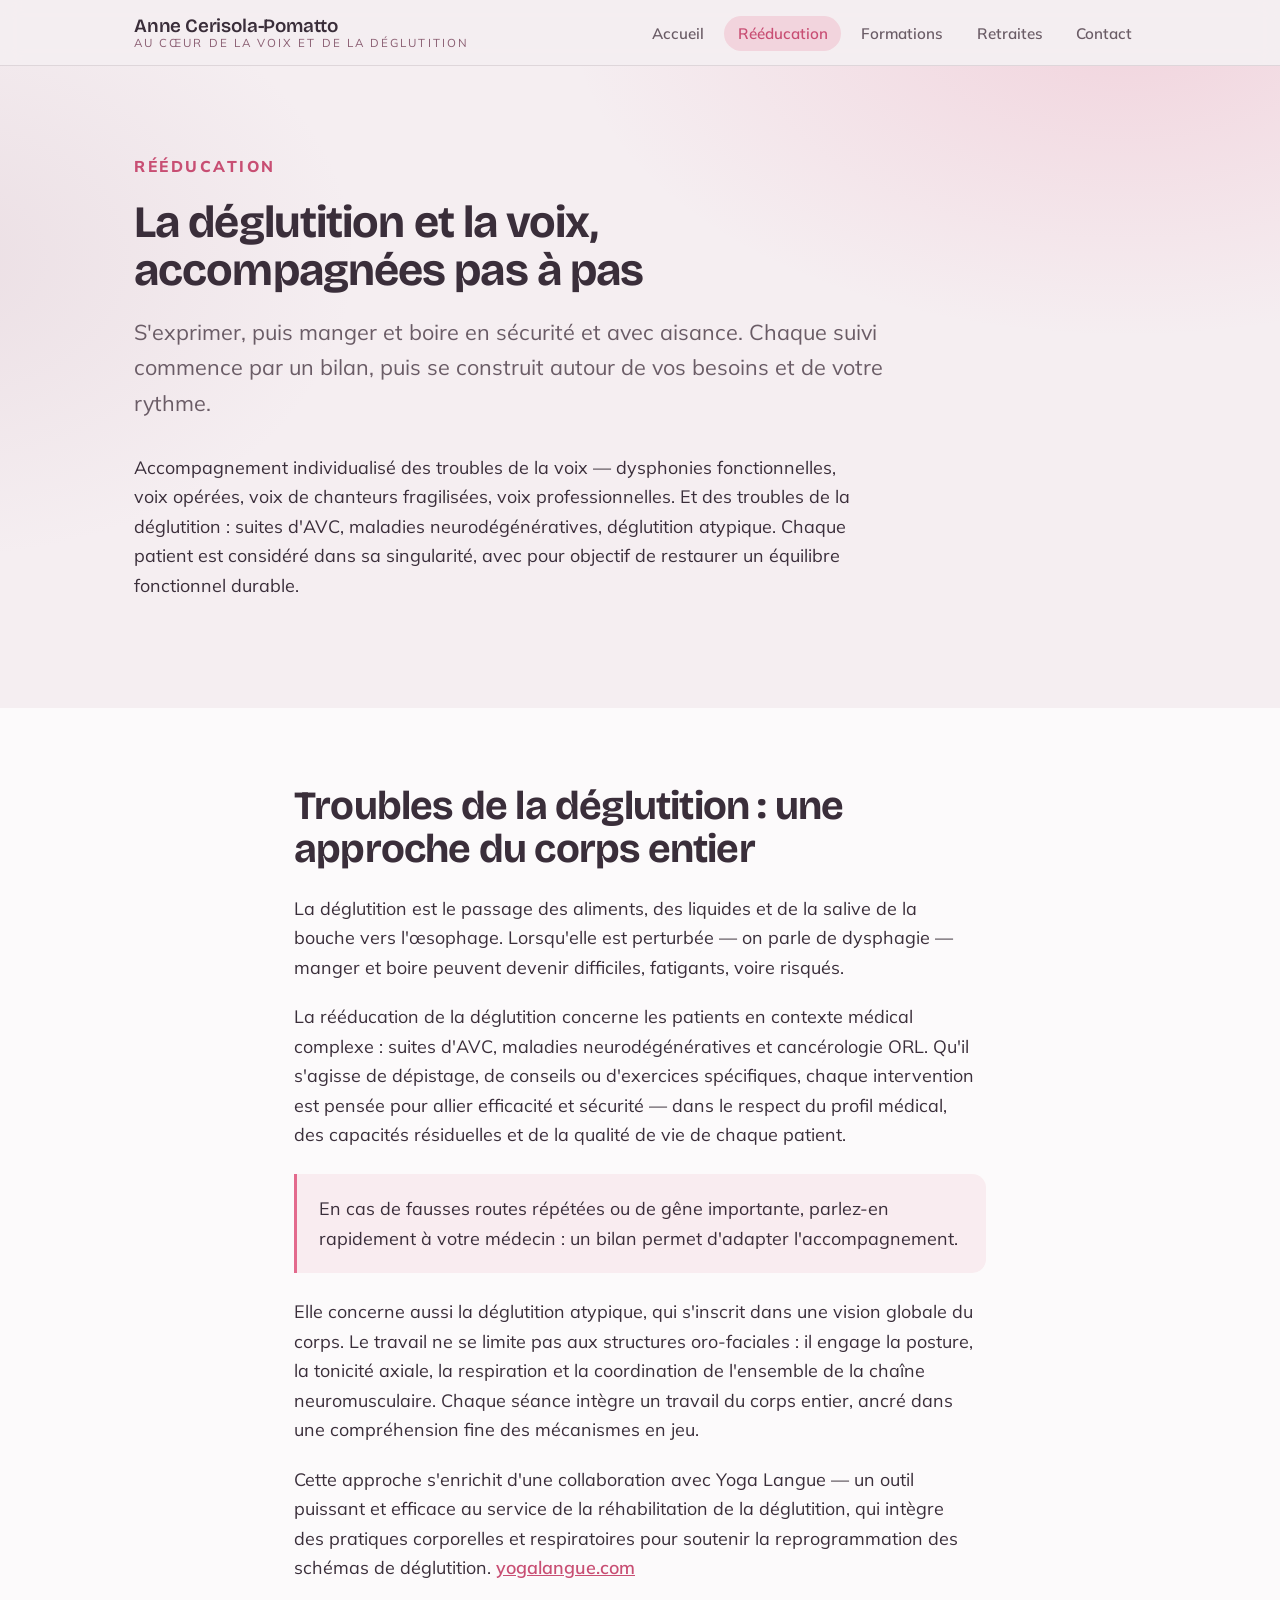
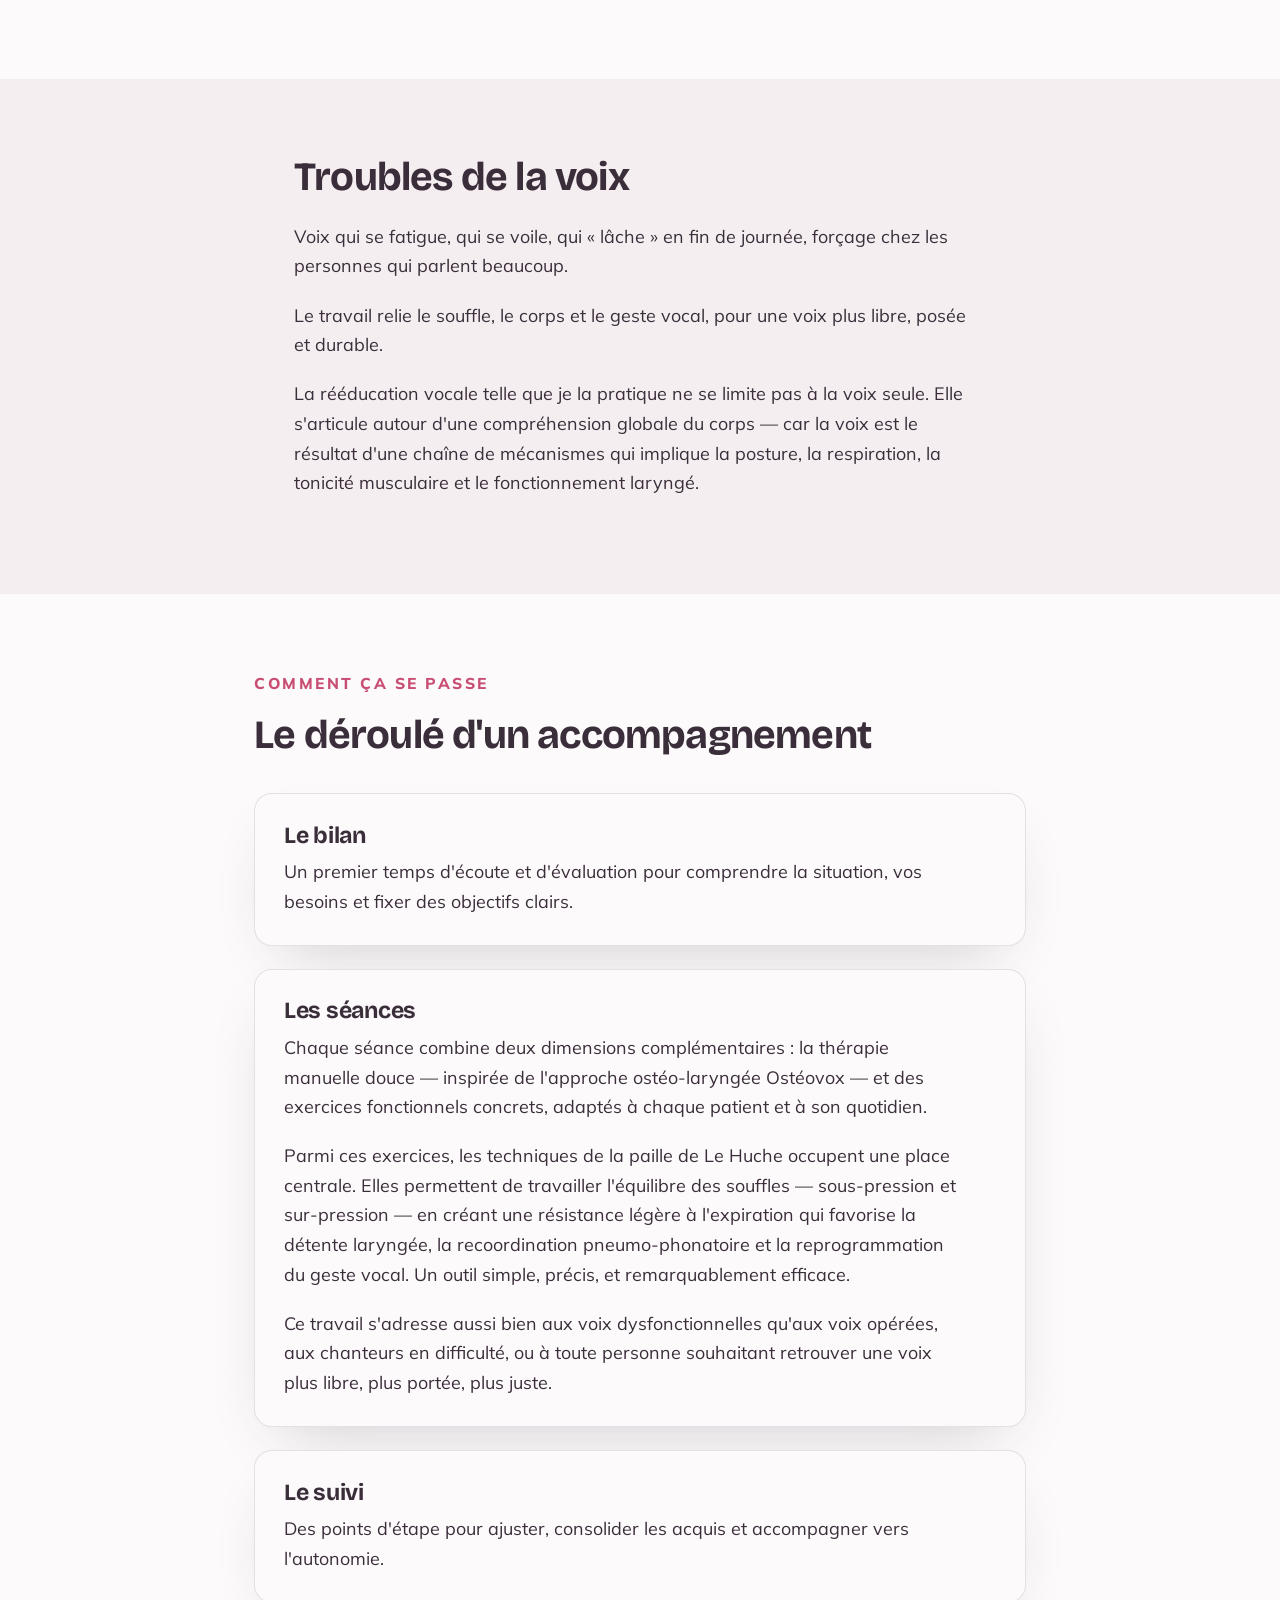
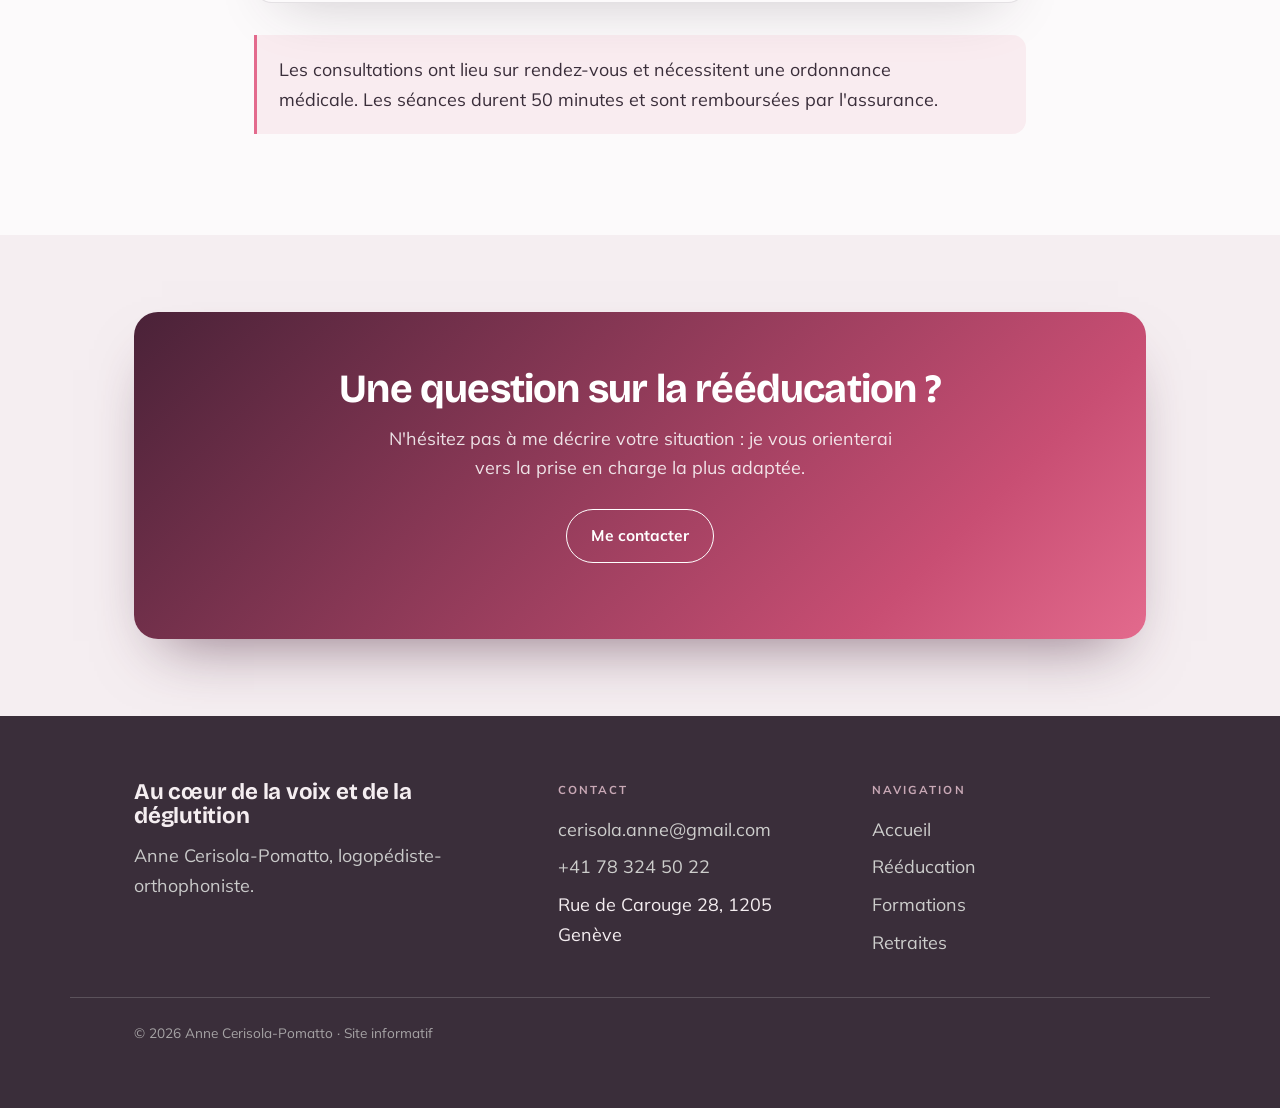
<file: reeducation (3).html>
<!DOCTYPE html>
<html lang="fr">
<head>
<meta charset="UTF-8">
<meta name="viewport" content="width=device-width, initial-scale=1.0">
<title>Rééducation de la déglutition et de la voix — Anne Cerisola-Pomatto</title>
<meta name="description" content="Rééducation orthophonique de la déglutition (AVC, maladies neurodégénératives, cancérologie ORL, déglutition atypique) et de la voix, avec thérapie manuelle et approche du corps entier.">
<link rel="stylesheet" href="style.css">
</head>
<body>

<header class="site-header">
  <nav class="nav wrap" aria-label="Navigation principale">
    <a class="brand" href="index.html">
      <b>Anne Cerisola-Pomatto</b>
      <span>Au cœur de la voix et de la déglutition</span>
    </a>
    <button class="nav-toggle" aria-label="Ouvrir le menu" aria-expanded="false" aria-controls="nav-links">
      <svg width="22" height="22" viewBox="0 0 24 24" fill="none" stroke="currentColor" stroke-width="2"><line x1="3" y1="6" x2="21" y2="6"/><line x1="3" y1="12" x2="21" y2="12"/><line x1="3" y1="18" x2="21" y2="18"/></svg>
    </button>
    <ul class="nav-links" id="nav-links">
      <li><a href="index.html">Accueil</a></li>
      <li><a href="reeducation.html" class="is-active" aria-current="page">Rééducation</a></li>
      <li><a href="formations.html">Formations</a></li>
      <li><a href="retraites.html">Retraites</a></li>
      <li><a href="#contact">Contact</a></li>
    </ul>
  </nav>
</header>

<main>

  <section class="hero">
    <div class="wrap" style="padding-block:clamp(3rem,7vw,5.5rem);">
      <p class="eyebrow">Rééducation</p>
      <h1 style="max-width:18ch;">La déglutition et la voix, accompagnées pas à pas</h1>
      <p class="lead" style="max-width:62ch; margin-top:1rem;">S'exprimer, puis manger et boire en sécurité et avec aisance. Chaque suivi commence par un bilan, puis se construit autour de vos besoins et de votre rythme.</p>
      <p style="max-width:66ch; margin-top:1.2rem;">Accompagnement individualisé des troubles de la voix — dysphonies fonctionnelles, voix opérées, voix de chanteurs fragilisées, voix professionnelles. Et des troubles de la déglutition : suites d'AVC, maladies neurodégénératives, déglutition atypique. Chaque patient est considéré dans sa singularité, avec pour objectif de restaurer un équilibre fonctionnel durable.</p>
    </div>
  </section>

  <!-- DÉGLUTITION -->
  <section class="section section--paper">
    <div class="wrap" style="max-width:820px;">
      <h2 style="margin-bottom:1.4rem;">Troubles de la déglutition : une approche du corps entier</h2>
      <p>La déglutition est le passage des aliments, des liquides et de la salive de la bouche vers l'œsophage. Lorsqu'elle est perturbée — on parle de dysphagie — manger et boire peuvent devenir difficiles, fatigants, voire risqués.</p>
      <p>La rééducation de la déglutition concerne les patients en contexte médical complexe : suites d'AVC, maladies neurodégénératives et cancérologie ORL. Qu'il s'agisse de dépistage, de conseils ou d'exercices spécifiques, chaque intervention est pensée pour allier efficacité et sécurité — dans le respect du profil médical, des capacités résiduelles et de la qualité de vie de chaque patient.</p>
      <div class="note">
        <p>En cas de fausses routes répétées ou de gêne importante, parlez-en rapidement à votre médecin : un bilan permet d'adapter l'accompagnement.</p>
      </div>
      <p>Elle concerne aussi la déglutition atypique, qui s'inscrit dans une vision globale du corps. Le travail ne se limite pas aux structures oro-faciales : il engage la posture, la tonicité axiale, la respiration et la coordination de l'ensemble de la chaîne neuromusculaire. Chaque séance intègre un travail du corps entier, ancré dans une compréhension fine des mécanismes en jeu.</p>
      <p>Cette approche s'enrichit d'une collaboration avec Yoga Langue — un outil puissant et efficace au service de la réhabilitation de la déglutition, qui intègre des pratiques corporelles et respiratoires pour soutenir la reprogrammation des schémas de déglutition. <a href="https://yogalangue.com/" target="_blank" rel="noopener" style="color:var(--souffle-deep); text-decoration:underline; font-weight:600;">yogalangue.com</a></p>
    </div>
  </section>

  <!-- VOIX -->
  <section class="section">
    <div class="wrap" style="max-width:820px;">
      <h2 style="margin-bottom:1.4rem;">Troubles de la voix</h2>
      <p>Voix qui se fatigue, qui se voile, qui « lâche » en fin de journée, forçage chez les personnes qui parlent beaucoup.</p>
      <p>Le travail relie le souffle, le corps et le geste vocal, pour une voix plus libre, posée et durable.</p>
      <p>La rééducation vocale telle que je la pratique ne se limite pas à la voix seule. Elle s'articule autour d'une compréhension globale du corps — car la voix est le résultat d'une chaîne de mécanismes qui implique la posture, la respiration, la tonicité musculaire et le fonctionnement laryngé.</p>
    </div>
  </section>

  <!-- DÉROULÉ -->
  <section class="section section--paper">
    <div class="wrap" style="max-width:900px;">
      <p class="eyebrow">Comment ça se passe</p>
      <h2 style="margin-bottom:2.2rem;">Le déroulé d'un accompagnement</h2>

      <article class="card" style="margin-bottom:1.4rem;">
        <h3 style="margin-bottom:.6rem;">Le bilan</h3>
        <p style="margin-bottom:0;">Un premier temps d'écoute et d'évaluation pour comprendre la situation, vos besoins et fixer des objectifs clairs.</p>
      </article>

      <article class="card" style="margin-bottom:1.4rem;">
        <h3 style="margin-bottom:.6rem;">Les séances</h3>
        <p>Chaque séance combine deux dimensions complémentaires : la thérapie manuelle douce — inspirée de l'approche ostéo-laryngée Ostéovox — et des exercices fonctionnels concrets, adaptés à chaque patient et à son quotidien.</p>
        <p>Parmi ces exercices, les techniques de la paille de Le Huche occupent une place centrale. Elles permettent de travailler l'équilibre des souffles — sous-pression et sur-pression — en créant une résistance légère à l'expiration qui favorise la détente laryngée, la recoordination pneumo-phonatoire et la reprogrammation du geste vocal. Un outil simple, précis, et remarquablement efficace.</p>
        <p style="margin-bottom:0;">Ce travail s'adresse aussi bien aux voix dysfonctionnelles qu'aux voix opérées, aux chanteurs en difficulté, ou à toute personne souhaitant retrouver une voix plus libre, plus portée, plus juste.</p>
      </article>

      <article class="card">
        <h3 style="margin-bottom:.6rem;">Le suivi</h3>
        <p style="margin-bottom:0;">Des points d'étape pour ajuster, consolider les acquis et accompagner vers l'autonomie.</p>
      </article>

      <div class="note" style="margin-top:2rem;">
        <p>Les consultations ont lieu sur rendez-vous et nécessitent une ordonnance médicale. Les séances durent 50&nbsp;minutes et sont remboursées par l'assurance.</p>
      </div>
    </div>
  </section>

  <section class="section">
    <div class="wrap">
      <div class="cta-band">
        <h2>Une question sur la rééducation&nbsp;?</h2>
        <p style="max-width:48ch;">N'hésitez pas à me décrire votre situation : je vous orienterai vers la prise en charge la plus adaptée.</p>
        <p style="margin-top:1.6rem;"><a class="btn btn-ghost" href="#contact">Me contacter</a></p>
      </div>
    </div>
  </section>

</main>

<footer class="site-footer" id="contact">
  <div class="wrap footer-grid">
    <div>
      <h3>Au cœur de la voix et de la déglutition</h3>
      <p style="color:rgba(238,241,237,.8); max-width:38ch;">Anne Cerisola-Pomatto, logopédiste-orthophoniste.</p>
    </div>
    <div>
      <p class="footer-label">Contact</p>
      <ul>
        <li><a href="mailto:cerisola.anne@gmail.com">cerisola.anne@gmail.com</a></li>
        <li><a href="tel:+41783245022">+41 78 324 50 22</a></li>
        <li>Rue de Carouge 28, 1205 Genève</li>
      </ul>
    </div>
    <div>
      <p class="footer-label">Navigation</p>
      <ul>
        <li><a href="index.html">Accueil</a></li>
        <li><a href="reeducation.html">Rééducation</a></li>
        <li><a href="formations.html">Formations</a></li>
        <li><a href="retraites.html">Retraites</a></li>
      </ul>
    </div>
  </div>
  <div class="wrap footer-bottom">
    © <span id="year"></span> Anne Cerisola-Pomatto · Site informatif
  </div>
</footer>

<script src="main.js"></script>
<script>document.getElementById('year').textContent=new Date().getFullYear();</script>
</body>
</html>
</file>
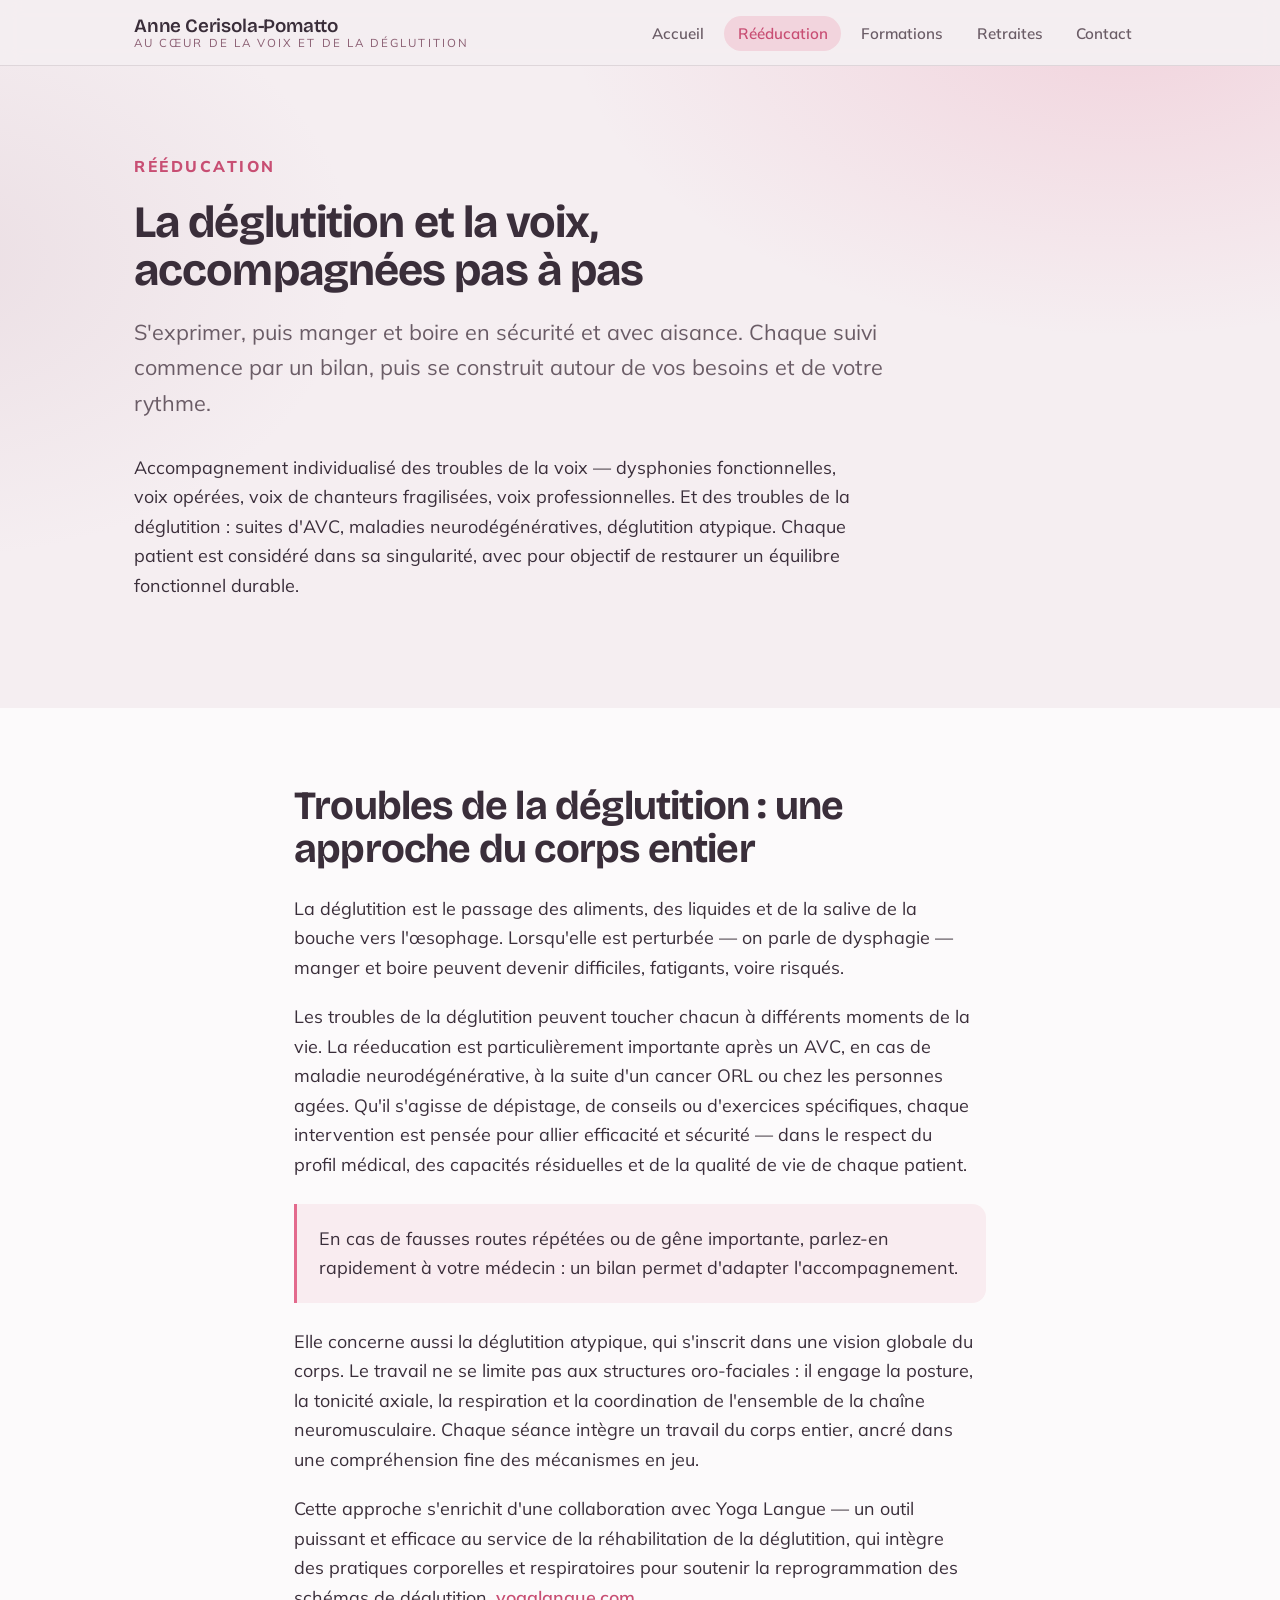
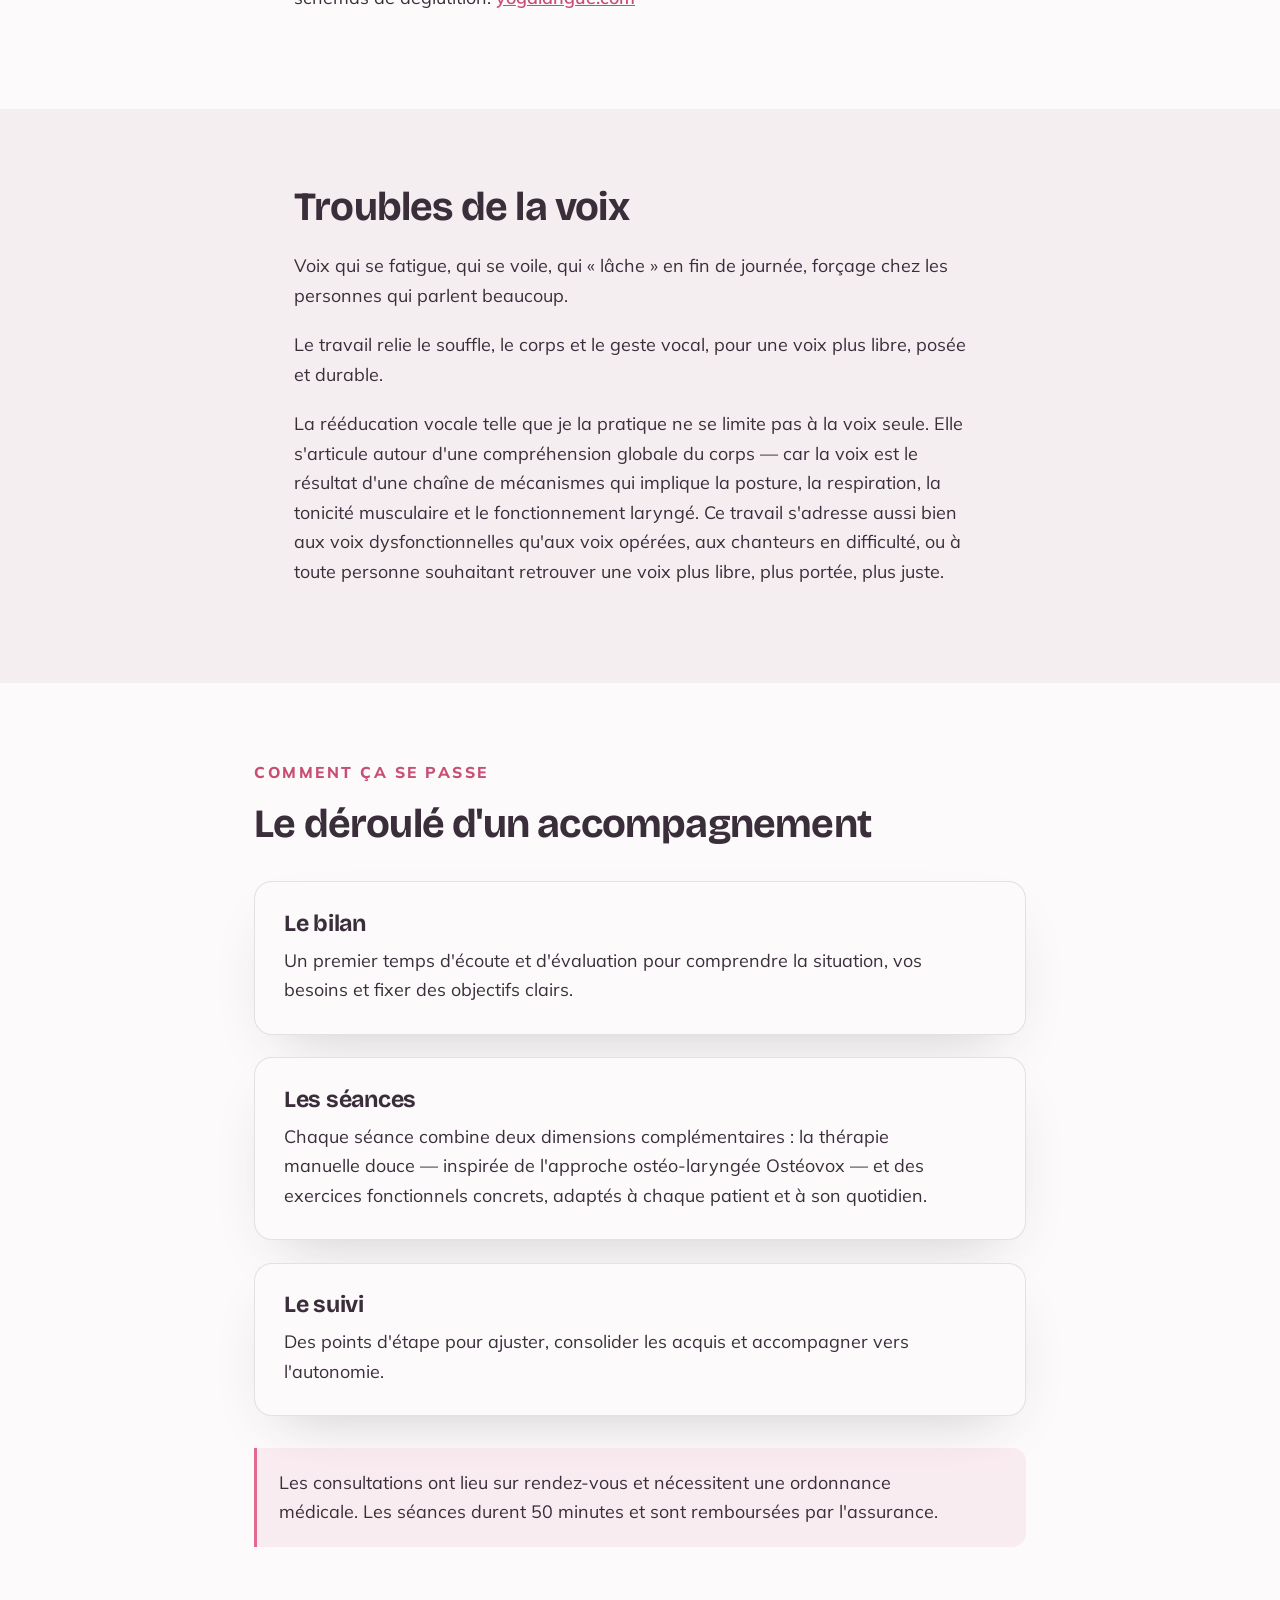
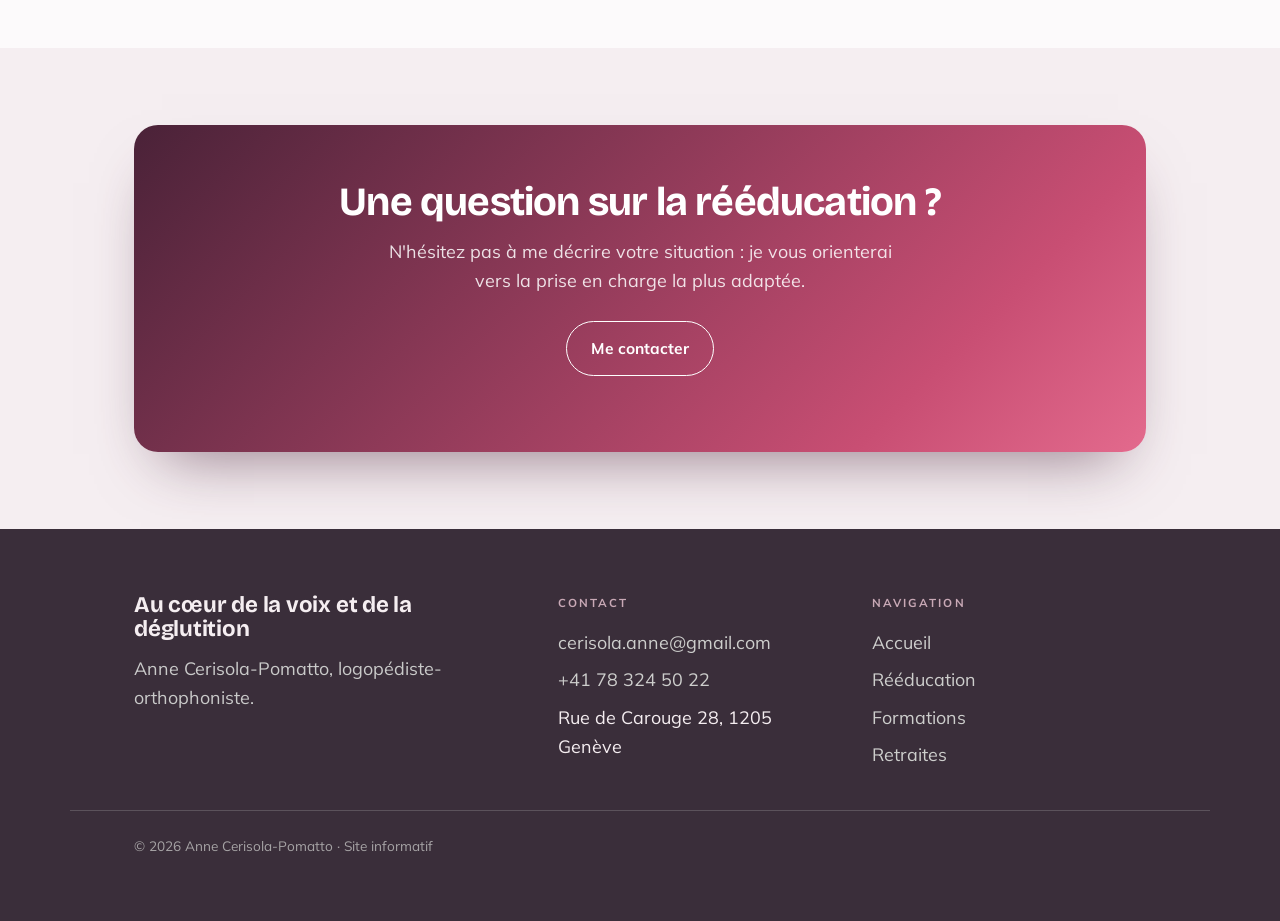
<file: reeducation.html>
<!DOCTYPE html>
<html lang="fr">
<head>
<meta charset="UTF-8">
<meta name="viewport" content="width=device-width, initial-scale=1.0">
<title>Rééducation de la déglutition et de la voix — Anne Cerisola-Pomatto</title>
<meta name="description" content="Rééducation orthophonique de la déglutition (AVC, maladies neurodégénératives, cancérologie ORL, déglutition atypique) et de la voix, avec thérapie manuelle et approche du corps entier.">
<link rel="stylesheet" href="style.css">
</head>
<body>

<header class="site-header">
  <nav class="nav wrap" aria-label="Navigation principale">
    <a class="brand" href="index.html">
      <b>Anne Cerisola-Pomatto</b>
      <span>Au cœur de la voix et de la déglutition</span>
    </a>
    <button class="nav-toggle" aria-label="Ouvrir le menu" aria-expanded="false" aria-controls="nav-links">
      <svg width="22" height="22" viewBox="0 0 24 24" fill="none" stroke="currentColor" stroke-width="2"><line x1="3" y1="6" x2="21" y2="6"/><line x1="3" y1="12" x2="21" y2="12"/><line x1="3" y1="18" x2="21" y2="18"/></svg>
    </button>
    <ul class="nav-links" id="nav-links">
      <li><a href="index.html">Accueil</a></li>
      <li><a href="reeducation.html" class="is-active" aria-current="page">Rééducation</a></li>
      <li><a href="formations.html">Formations</a></li>
      <li><a href="retraites.html">Retraites</a></li>
      <li><a href="#contact">Contact</a></li>
    </ul>
  </nav>
</header>

<main>

  <section class="hero">
    <div class="wrap" style="padding-block:clamp(3rem,7vw,5.5rem);">
      <p class="eyebrow">Rééducation</p>
      <h1 style="max-width:18ch;">La déglutition et la voix, accompagnées pas à pas</h1>
      <p class="lead" style="max-width:62ch; margin-top:1rem;">S'exprimer, puis manger et boire en sécurité et avec aisance. Chaque suivi commence par un bilan, puis se construit autour de vos besoins et de votre rythme.</p>
      <p style="max-width:66ch; margin-top:1.2rem;">Accompagnement individualisé des troubles de la voix — dysphonies fonctionnelles, voix opérées, voix de chanteurs fragilisées, voix professionnelles. Et des troubles de la déglutition : suites d'AVC, maladies neurodégénératives, déglutition atypique. Chaque patient est considéré dans sa singularité, avec pour objectif de restaurer un équilibre fonctionnel durable.</p>
    </div>
  </section>

  <!-- DÉGLUTITION -->
  <section class="section section--paper">
    <div class="wrap" style="max-width:820px;">
      <h2 style="margin-bottom:1.4rem;">Troubles de la déglutition : une approche du corps entier</h2>
      <p>La déglutition est le passage des aliments, des liquides et de la salive de la bouche vers l'œsophage. Lorsqu'elle est perturbée — on parle de dysphagie — manger et boire peuvent devenir difficiles, fatigants, voire risqués.</p>
      <p>Les troubles de la déglutition peuvent toucher chacun à différents moments de la vie. La réeducation est particulièrement importante après un AVC, en cas de maladie neurodégénérative, à la suite d'un cancer ORL ou chez les personnes agées. Qu'il s'agisse de dépistage, de conseils ou d'exercices spécifiques, chaque intervention est pensée pour allier efficacité et sécurité — dans le respect du profil médical, des capacités résiduelles et de la qualité de vie de chaque patient.</p>
      <div class="note">
        <p>En cas de fausses routes répétées ou de gêne importante, parlez-en rapidement à votre médecin : un bilan permet d'adapter l'accompagnement.</p>
      </div>
      <p>Elle concerne aussi la déglutition atypique, qui s'inscrit dans une vision globale du corps. Le travail ne se limite pas aux structures oro-faciales : il engage la posture, la tonicité axiale, la respiration et la coordination de l'ensemble de la chaîne neuromusculaire. Chaque séance intègre un travail du corps entier, ancré dans une compréhension fine des mécanismes en jeu.</p>
      <p>Cette approche s'enrichit d'une collaboration avec Yoga Langue — un outil puissant et efficace au service de la réhabilitation de la déglutition, qui intègre des pratiques corporelles et respiratoires pour soutenir la reprogrammation des schémas de déglutition. <a href="https://yogalangue.com/" target="_blank" rel="noopener" style="color:var(--souffle-deep); text-decoration:underline; font-weight:600;">yogalangue.com</a></p>
    </div>
  </section>

  <!-- VOIX -->
  <section class="section">
    <div class="wrap" style="max-width:820px;">
      <h2 style="margin-bottom:1.4rem;">Troubles de la voix</h2>
      <p>Voix qui se fatigue, qui se voile, qui « lâche » en fin de journée, forçage chez les personnes qui parlent beaucoup.</p>
      <p>Le travail relie le souffle, le corps et le geste vocal, pour une voix plus libre, posée et durable.</p>
      <p>La rééducation vocale telle que je la pratique ne se limite pas à la voix seule. Elle s'articule autour d'une compréhension globale du corps — car la voix est le résultat d'une chaîne de mécanismes qui implique la posture, la respiration, la tonicité musculaire et le fonctionnement laryngé.
      Ce travail s'adresse aussi bien aux voix dysfonctionnelles qu'aux voix opérées, aux chanteurs en difficulté, ou à toute personne souhaitant retrouver une voix plus libre, plus portée, plus juste.</p>
    </div>
  </section>

  <!-- DÉROULÉ -->
  <section class="section section--paper">
    <div class="wrap" style="max-width:900px;">
      <p class="eyebrow">Comment ça se passe</p>
      <h2 style="margin-bottom:2.2rem;">Le déroulé d'un accompagnement</h2>

      <article class="card" style="margin-bottom:1.4rem;">
        <h3 style="margin-bottom:.6rem;">Le bilan</h3>
        <p style="margin-bottom:0;">Un premier temps d'écoute et d'évaluation pour comprendre la situation, vos besoins et fixer des objectifs clairs.</p>
      </article>

      <article class="card" style="margin-bottom:1.4rem;">
        <h3 style="margin-bottom:.6rem;">Les séances</h3>
        <p>Chaque séance combine deux dimensions complémentaires : la thérapie manuelle douce — inspirée de l'approche ostéo-laryngée Ostéovox — et des exercices fonctionnels concrets, adaptés à chaque patient et à son quotidien.</p>
      </article>

      <article class="card">
        <h3 style="margin-bottom:.6rem;">Le suivi</h3>
        <p style="margin-bottom:0;">Des points d'étape pour ajuster, consolider les acquis et accompagner vers l'autonomie.</p>
      </article>

      <div class="note" style="margin-top:2rem;">
        <p>Les consultations ont lieu sur rendez-vous et nécessitent une ordonnance médicale. Les séances durent 50&nbsp;minutes et sont remboursées par l'assurance.</p>
      </div>
    </div>
  </section>

  <section class="section">
    <div class="wrap">
      <div class="cta-band">
        <h2>Une question sur la rééducation&nbsp;?</h2>
        <p style="max-width:48ch;">N'hésitez pas à me décrire votre situation : je vous orienterai vers la prise en charge la plus adaptée.</p>
        <p style="margin-top:1.6rem;"><a class="btn btn-ghost" href="#contact">Me contacter</a></p>
      </div>
    </div>
  </section>

</main>

<footer class="site-footer" id="contact">
  <div class="wrap footer-grid">
    <div>
      <h3>Au cœur de la voix et de la déglutition</h3>
      <p style="color:rgba(238,241,237,.8); max-width:38ch;">Anne Cerisola-Pomatto, logopédiste-orthophoniste.</p>
    </div>
    <div>
      <p class="footer-label">Contact</p>
      <ul>
        <li><a href="mailto:cerisola.anne@gmail.com">cerisola.anne@gmail.com</a></li>
        <li><a href="tel:+41783245022">+41 78 324 50 22</a></li>
        <li>Rue de Carouge 28, 1205 Genève</li>
      </ul>
    </div>
    <div>
      <p class="footer-label">Navigation</p>
      <ul>
        <li><a href="index.html">Accueil</a></li>
        <li><a href="reeducation.html">Rééducation</a></li>
        <li><a href="formations.html">Formations</a></li>
        <li><a href="retraites.html">Retraites</a></li>
      </ul>
    </div>
  </div>
  <div class="wrap footer-bottom">
    © <span id="year"></span> Anne Cerisola-Pomatto · Site informatif
  </div>
</footer>

<script src="main.js"></script>
<script>document.getElementById('year').textContent=new Date().getFullYear();</script>
</body>
</html>
</file>
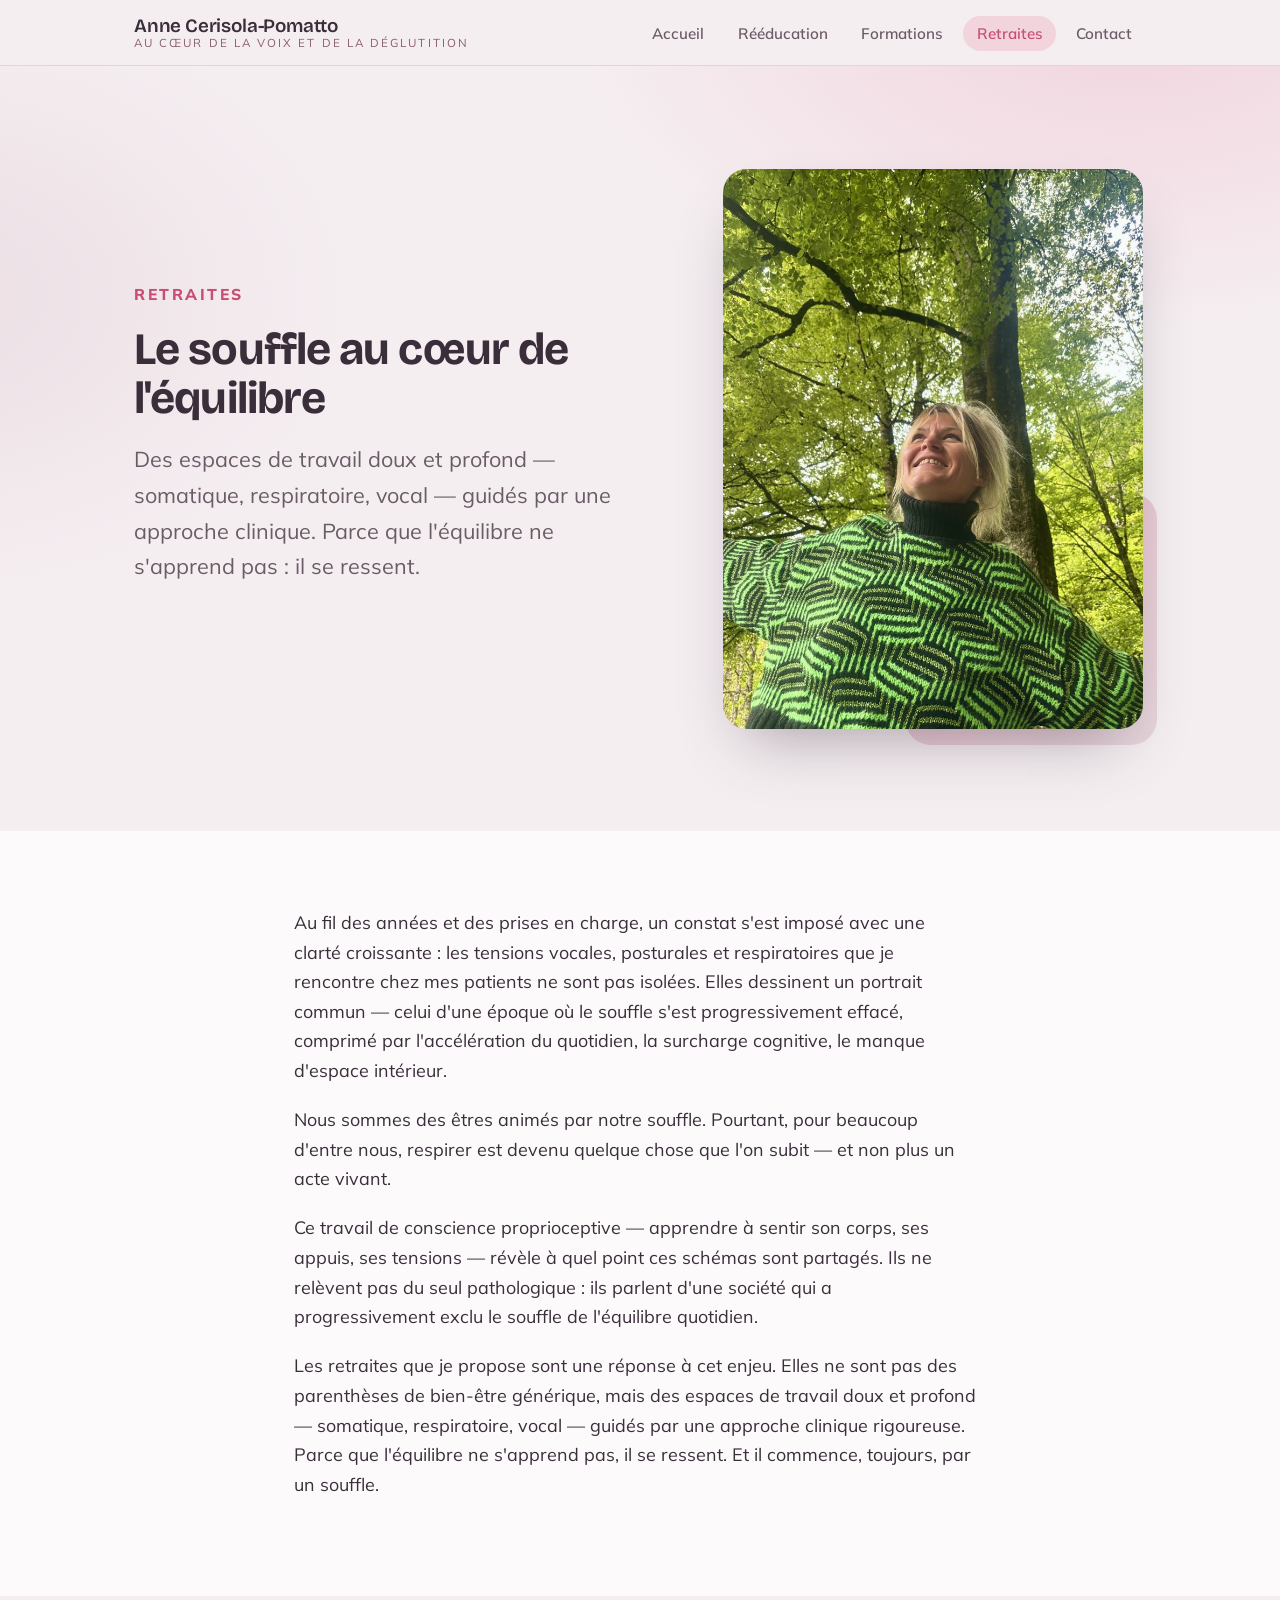
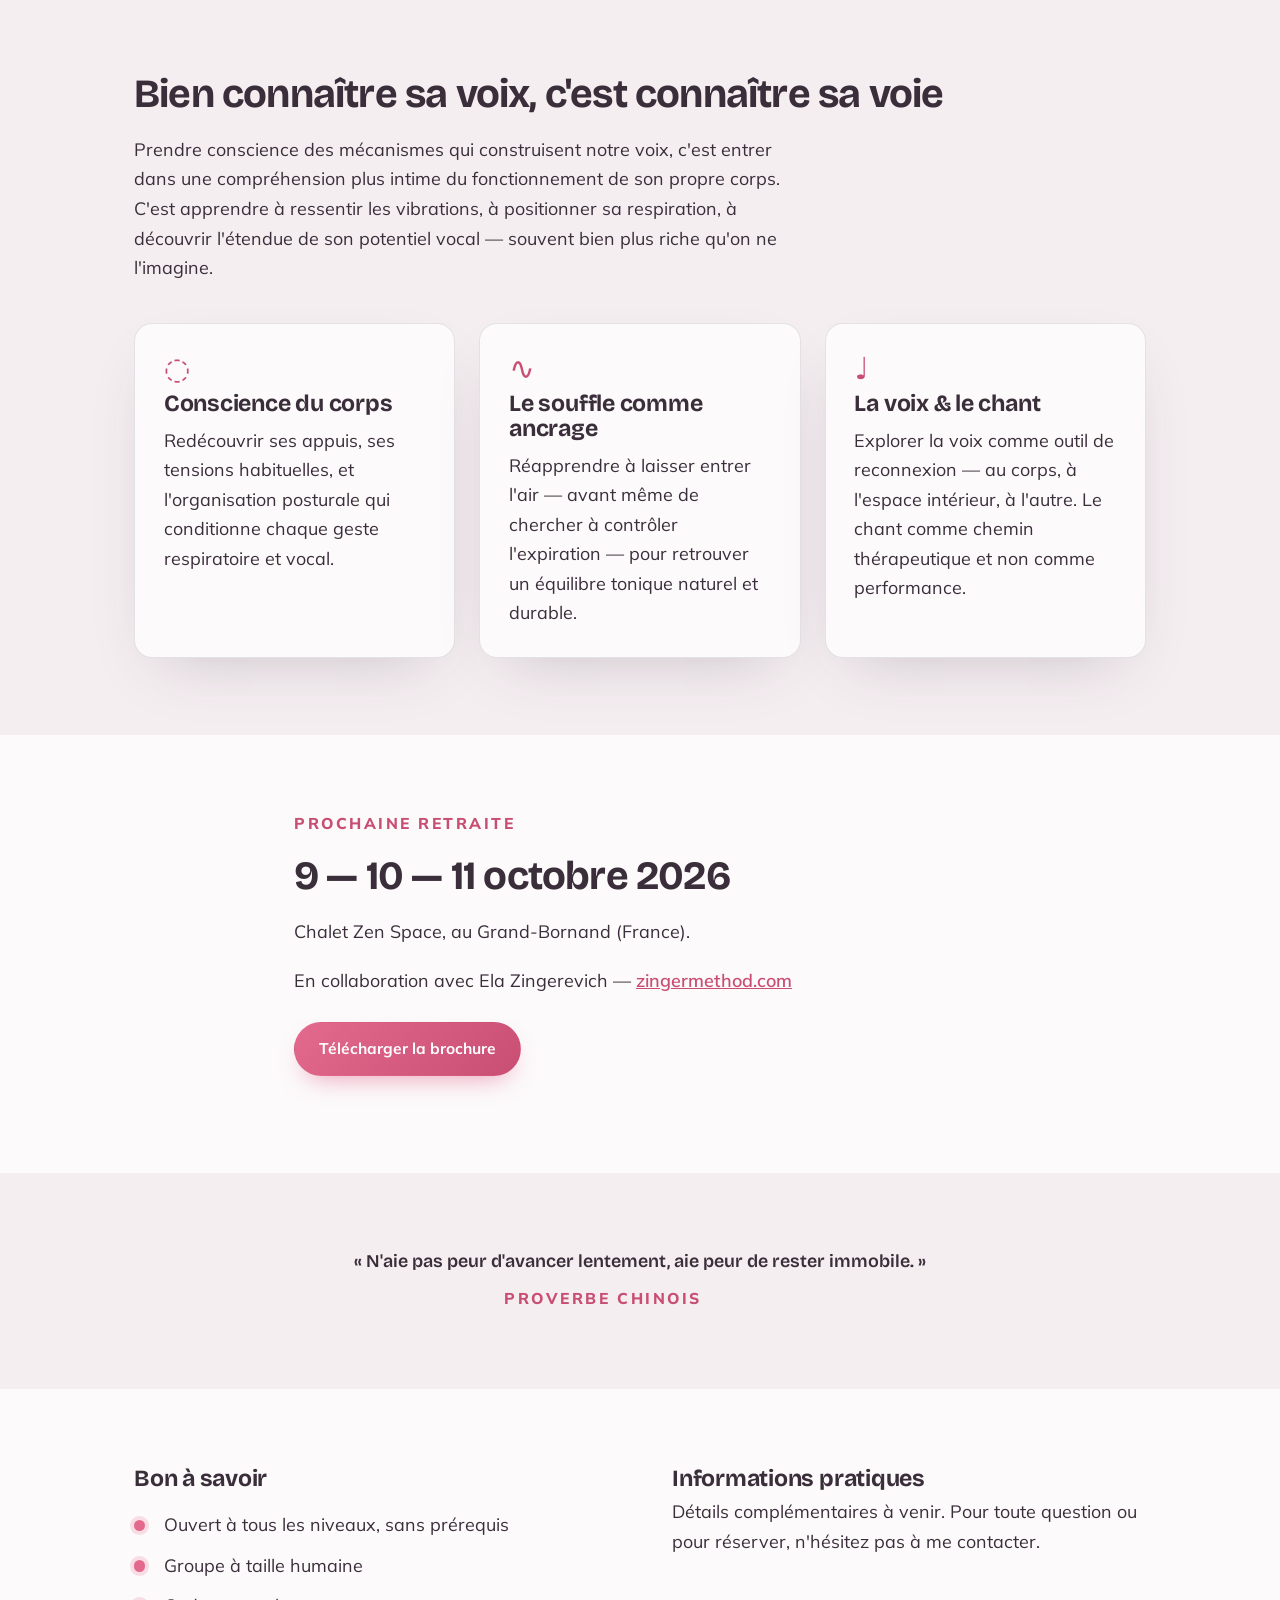
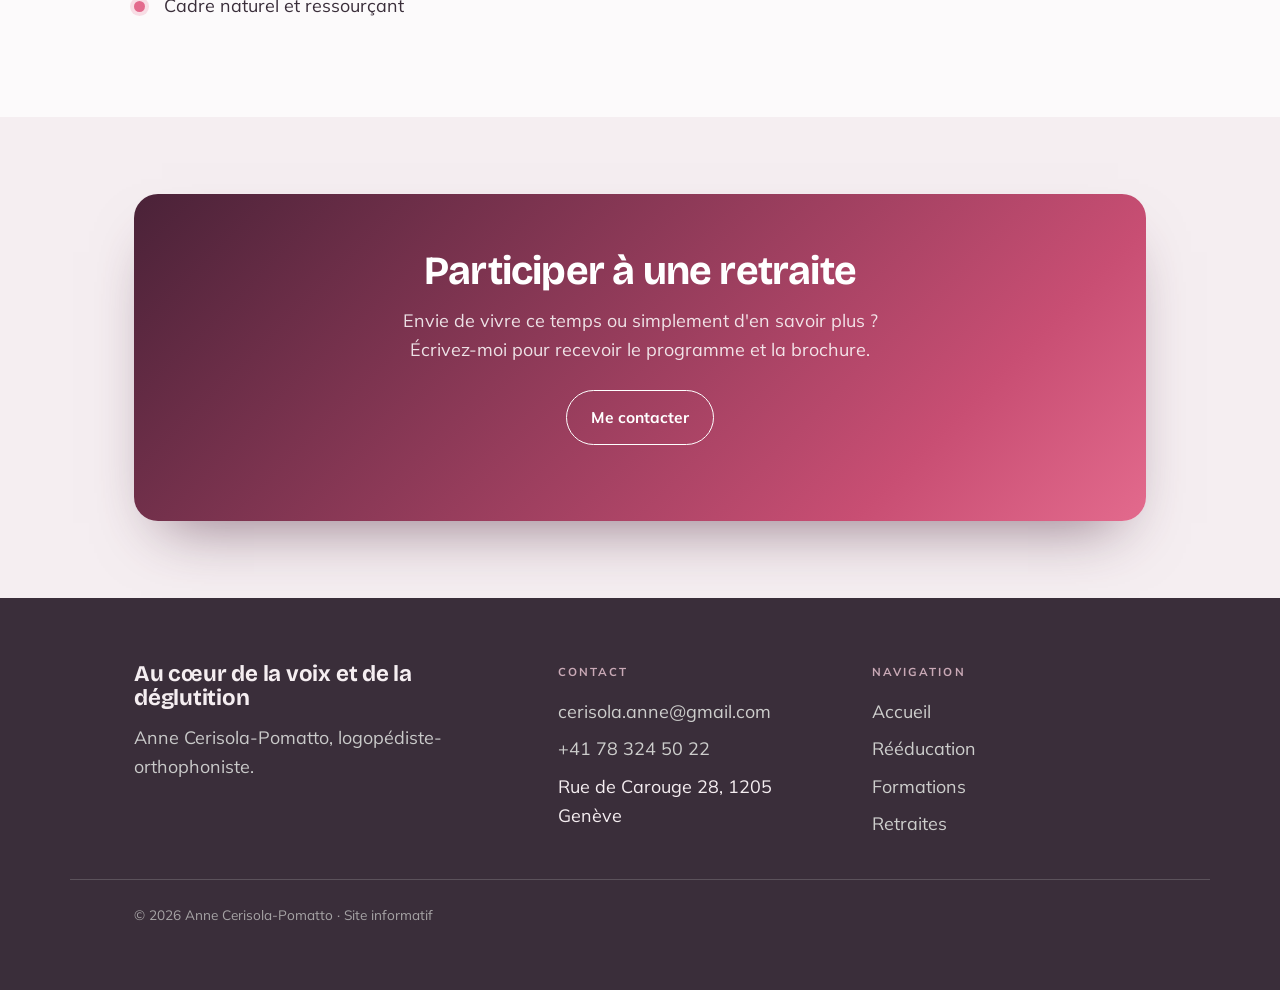
<file: retraites (1).html>
<!DOCTYPE html>
<html lang="fr">
<head>
<meta charset="UTF-8">
<meta name="viewport" content="width=device-width, initial-scale=1.0">
<title>Retraites — Souffle, corps &amp; voix · Anne Cerisola-Pomatto</title>
<meta name="description" content="Retraites bien-être somatiques, respiratoires et vocales, guidées par une approche clinique. Prochaine retraite : 9-10-11 octobre 2026 au Grand-Bornand.">
<link rel="stylesheet" href="style.css">
</head>
<body>

<header class="site-header">
  <nav class="nav wrap" aria-label="Navigation principale">
    <a class="brand" href="index.html">
      <b>Anne Cerisola-Pomatto</b>
      <span>Au cœur de la voix et de la déglutition</span>
    </a>
    <button class="nav-toggle" aria-label="Ouvrir le menu" aria-expanded="false" aria-controls="nav-links">
      <svg width="22" height="22" viewBox="0 0 24 24" fill="none" stroke="currentColor" stroke-width="2"><line x1="3" y1="6" x2="21" y2="6"/><line x1="3" y1="12" x2="21" y2="12"/><line x1="3" y1="18" x2="21" y2="18"/></svg>
    </button>
    <ul class="nav-links" id="nav-links">
      <li><a href="index.html">Accueil</a></li>
      <li><a href="reeducation.html">Rééducation</a></li>
      <li><a href="formations.html">Formations</a></li>
      <li><a href="retraites.html" class="is-active" aria-current="page">Retraites</a></li>
      <li><a href="#contact">Contact</a></li>
    </ul>
  </nav>
</header>

<main>

  <!-- HÉRO -->
  <section class="hero">
    <div class="wrap hero-inner">
      <div>
        <p class="eyebrow">Retraites</p>
        <h1>Le souffle au cœur de l'équilibre</h1>
        <p class="lead" style="margin-top:1rem;">Des espaces de travail doux et profond — somatique, respiratoire, vocal — guidés par une approche clinique. Parce que l'équilibre ne s'apprend pas : il se ressent.</p>
      </div>
      <div style="position:relative; width:100%; max-width:420px; margin-inline:auto;">
        <span aria-hidden="true" style="position:absolute; right:-14px; bottom:-16px; width:60%; aspect-ratio:1; border-radius:26px; background:linear-gradient(135deg, var(--souffle), var(--sage)); opacity:.35; z-index:0;"></span>
        <img src="retraite.jpg" alt="Anne Cerisola-Pomatto en forêt, sous les arbres" style="position:relative; z-index:1; display:block; width:100%; aspect-ratio:3/4; object-fit:cover; border-radius:24px; box-shadow:0 30px 60px -24px rgba(58,46,58,.42);">
      </div>
    </div>
  </section>

  <!-- LE CONSTAT -->
  <section class="section section--paper">
    <div class="wrap" style="max-width:820px;">
      <p>Au fil des années et des prises en charge, un constat s'est imposé avec une clarté croissante : les tensions vocales, posturales et respiratoires que je rencontre chez mes patients ne sont pas isolées. Elles dessinent un portrait commun — celui d'une époque où le souffle s'est progressivement effacé, comprimé par l'accélération du quotidien, la surcharge cognitive, le manque d'espace intérieur.</p>
      <p>Nous sommes des êtres animés par notre souffle. Pourtant, pour beaucoup d'entre nous, respirer est devenu quelque chose que l'on subit — et non plus un acte vivant.</p>
      <p>Ce travail de conscience proprioceptive — apprendre à sentir son corps, ses appuis, ses tensions — révèle à quel point ces schémas sont partagés. Ils ne relèvent pas du seul pathologique : ils parlent d'une société qui a progressivement exclu le souffle de l'équilibre quotidien.</p>
      <p>Les retraites que je propose sont une réponse à cet enjeu. Elles ne sont pas des parenthèses de bien-être générique, mais des espaces de travail doux et profond — somatique, respiratoire, vocal — guidés par une approche clinique rigoureuse. Parce que l'équilibre ne s'apprend pas, il se ressent. Et il commence, toujours, par un souffle.</p>
    </div>
  </section>

  <!-- LA VOIX, LA VOIE -->
  <section class="section">
    <div class="wrap">
      <div style="max-width:820px; margin-bottom:2.5rem;">
        <h2 style="margin-bottom:1.2rem;">Bien connaître sa voix, c'est connaître sa voie</h2>
        <p style="margin-bottom:0;">Prendre conscience des mécanismes qui construisent notre voix, c'est entrer dans une compréhension plus intime du fonctionnement de son propre corps. C'est apprendre à ressentir les vibrations, à positionner sa respiration, à découvrir l'étendue de son potentiel vocal — souvent bien plus riche qu'on ne l'imagine.</p>
      </div>
      <div class="grid grid-3">
        <article class="card">
          <span aria-hidden="true" style="font-size:1.9rem; line-height:1; color:var(--souffle-deep); display:block; margin-bottom:.5rem;">◌</span>
          <h3>Conscience du corps</h3>
          <p style="margin-bottom:0;">Redécouvrir ses appuis, ses tensions habituelles, et l'organisation posturale qui conditionne chaque geste respiratoire et vocal.</p>
        </article>
        <article class="card">
          <span aria-hidden="true" style="font-size:1.9rem; line-height:1; color:var(--souffle-deep); display:block; margin-bottom:.5rem;">∿</span>
          <h3>Le souffle comme ancrage</h3>
          <p style="margin-bottom:0;">Réapprendre à laisser entrer l'air — avant même de chercher à contrôler l'expiration — pour retrouver un équilibre tonique naturel et durable.</p>
        </article>
        <article class="card">
          <span aria-hidden="true" style="font-size:1.9rem; line-height:1; color:var(--souffle-deep); display:block; margin-bottom:.5rem;">♩</span>
          <h3>La voix &amp; le chant</h3>
          <p style="margin-bottom:0;">Explorer la voix comme outil de reconnexion — au corps, à l'espace intérieur, à l'autre. Le chant comme chemin thérapeutique et non comme performance.</p>
        </article>
      </div>
    </div>
  </section>

  <!-- PROCHAINE RETRAITE -->
  <section class="section section--paper">
    <div class="wrap" style="max-width:820px;">
      <p class="eyebrow">Prochaine retraite</p>
      <h2 style="margin-bottom:1.2rem;">9 — 10 — 11 octobre 2026</h2>
      <p>Chalet Zen Space, au Grand-Bornand (France).</p>
      <p>En collaboration avec Ela Zingerevich — <a href="https://zingermethod.com/" target="_blank" rel="noopener" style="color:var(--souffle-deep); text-decoration:underline; font-weight:600;">zingermethod.com</a></p>
      <p style="margin-top:1.6rem;"><a class="btn btn-primary" href="brochure.pdf" target="_blank" rel="noopener">Télécharger la brochure</a></p>
    </div>
  </section>

  <!-- CITATION -->
  <section class="section">
    <div class="wrap" style="max-width:760px; text-align:center;">
      <p style="font-family:var(--display); font-weight:600; font-size:clamp(1.4rem,1rem+1.7vw,2.05rem); line-height:1.32; color:var(--ink); margin-bottom:.8rem;">« N'aie pas peur d'avancer lentement, aie peur de rester immobile. »</p>
      <p class="eyebrow" style="margin:0;">Proverbe chinois</p>
    </div>
  </section>

  <!-- BON À SAVOIR -->
  <section class="section section--paper">
    <div class="wrap split" style="align-items:start;">
      <div>
        <h3 style="margin-bottom:.4rem;">Bon à savoir</h3>
        <ul class="checks">
          <li>Ouvert à tous les niveaux, sans prérequis</li>
          <li>Groupe à taille humaine</li>
          <li>Cadre naturel et ressourçant</li>
        </ul>
      </div>
      <div>
        <h3 style="margin-bottom:.4rem;">Informations pratiques</h3>
        <p>Détails complémentaires à venir. Pour toute question ou pour réserver, n'hésitez pas à me contacter.</p>
      </div>
    </div>
  </section>

  <section class="section">
    <div class="wrap">
      <div class="cta-band">
        <h2>Participer à une retraite</h2>
        <p style="max-width:48ch;">Envie de vivre ce temps ou simplement d'en savoir plus ? Écrivez-moi pour recevoir le programme et la brochure.</p>
        <p style="margin-top:1.6rem;"><a class="btn btn-ghost" href="#contact">Me contacter</a></p>
      </div>
    </div>
  </section>

</main>

<footer class="site-footer" id="contact">
  <div class="wrap footer-grid">
    <div>
      <h3>Au cœur de la voix et de la déglutition</h3>
      <p style="color:rgba(238,241,237,.8); max-width:38ch;">Anne Cerisola-Pomatto, logopédiste-orthophoniste.</p>
    </div>
    <div>
      <p class="footer-label">Contact</p>
      <ul>
        <li><a href="mailto:cerisola.anne@gmail.com">cerisola.anne@gmail.com</a></li>
        <li><a href="tel:+41783245022">+41 78 324 50 22</a></li>
        <li>Rue de Carouge 28, 1205 Genève</li>
      </ul>
    </div>
    <div>
      <p class="footer-label">Navigation</p>
      <ul>
        <li><a href="index.html">Accueil</a></li>
        <li><a href="reeducation.html">Rééducation</a></li>
        <li><a href="formations.html">Formations</a></li>
        <li><a href="retraites.html">Retraites</a></li>
      </ul>
    </div>
  </div>
  <div class="wrap footer-bottom">
    © <span id="year"></span> Anne Cerisola-Pomatto · Site informatif
  </div>
</footer>

<script src="main.js"></script>
<script>document.getElementById('year').textContent=new Date().getFullYear();</script>
</body>
</html>
</file>
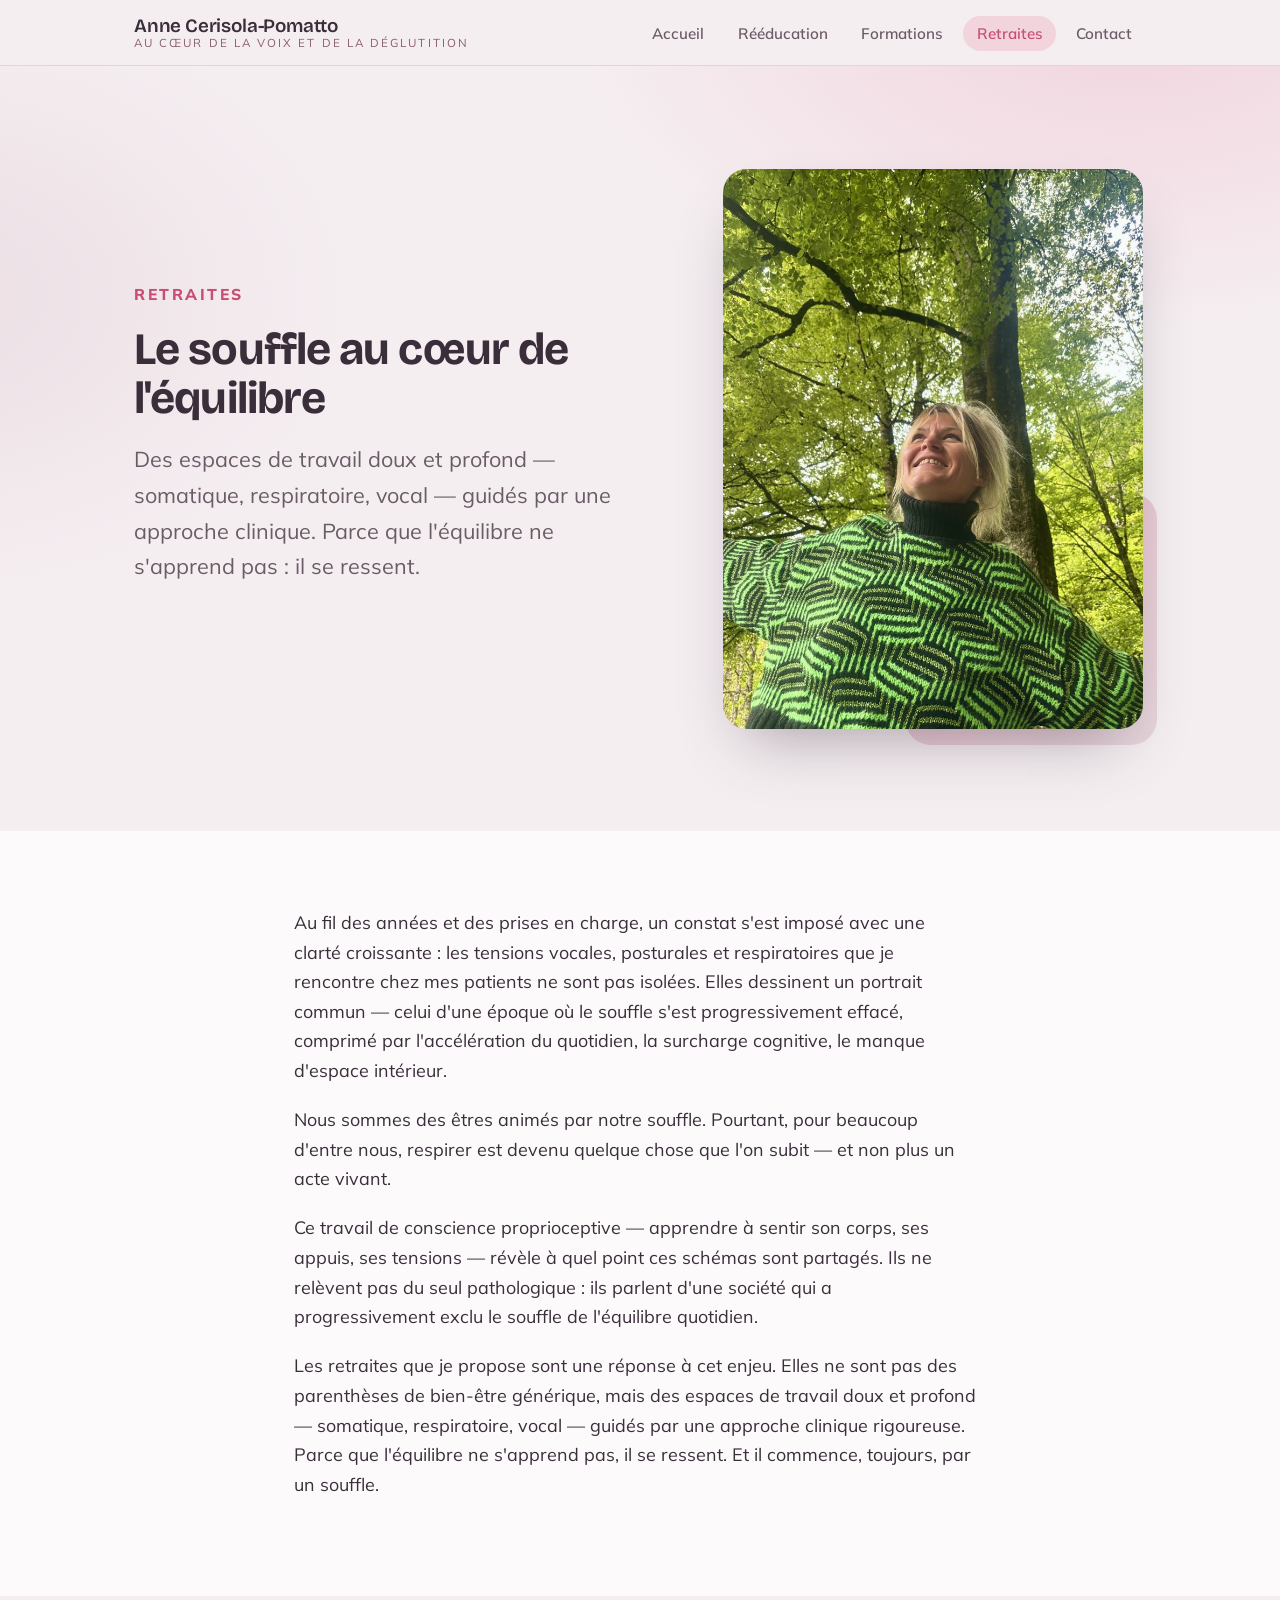
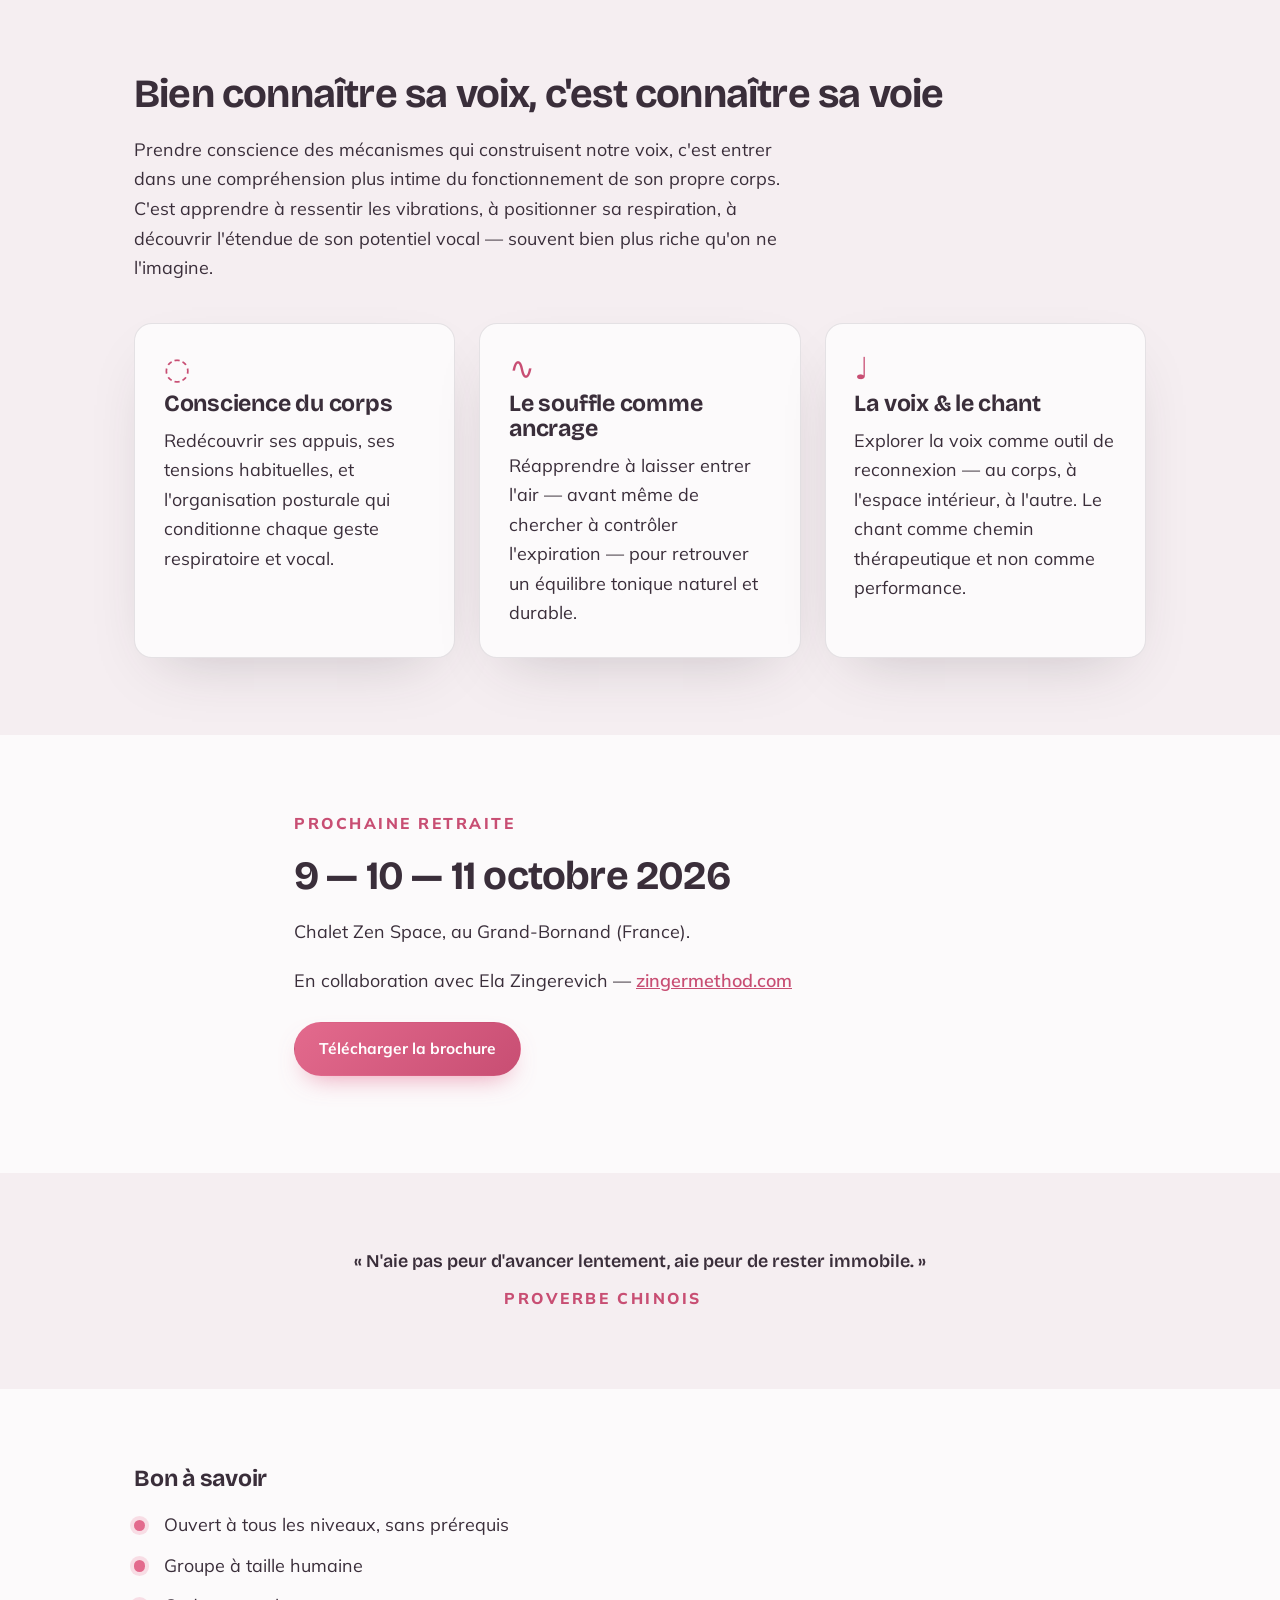
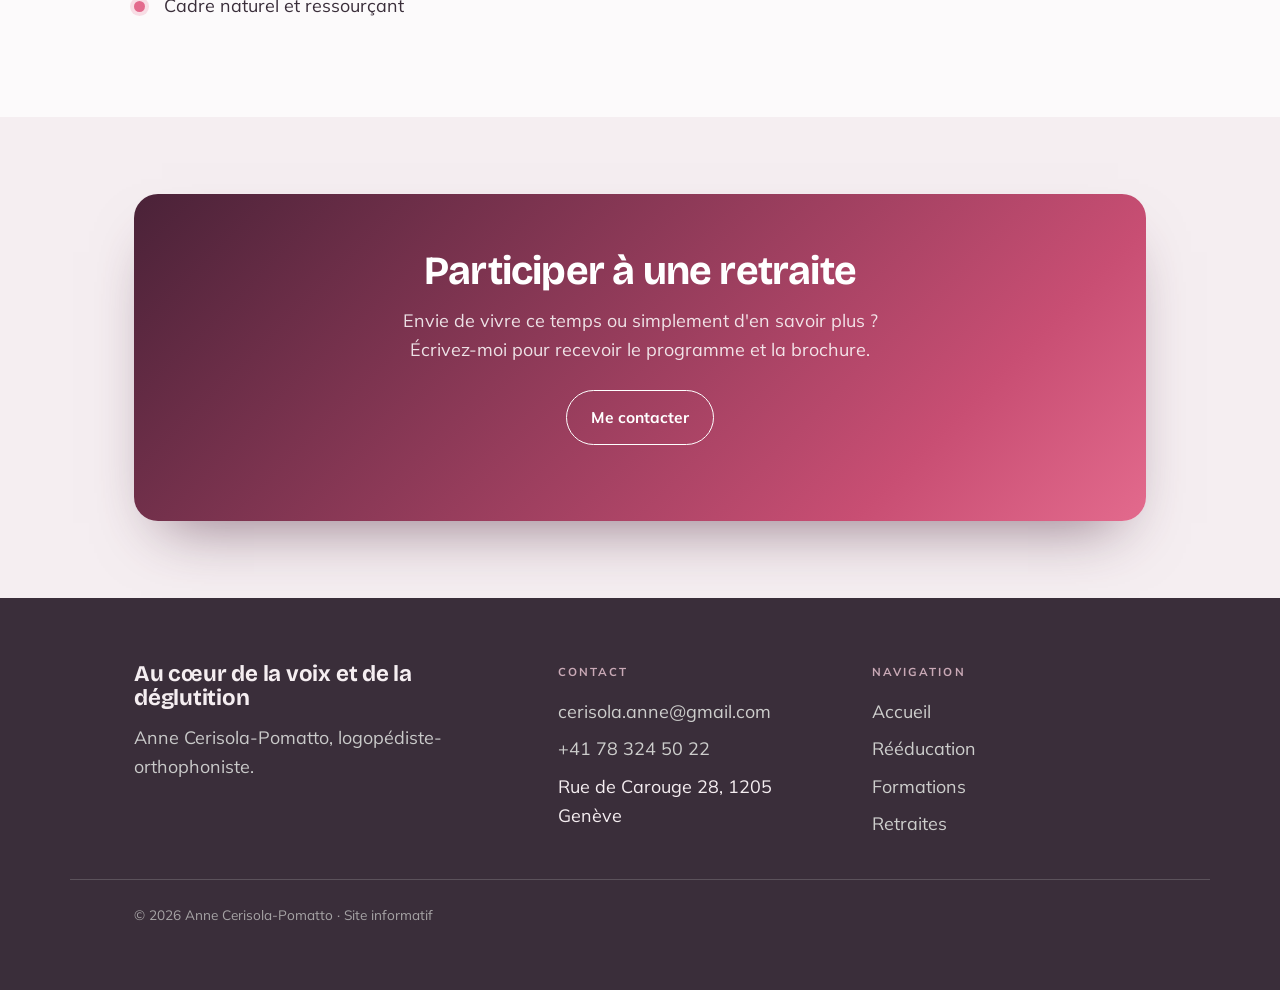
<file: retraites.html>
<!DOCTYPE html>
<html lang="fr">
<head>
<meta charset="UTF-8">
<meta name="viewport" content="width=device-width, initial-scale=1.0">
<title>Retraites — Souffle, corps &amp; voix · Anne Cerisola-Pomatto</title>
<meta name="description" content="Retraites bien-être somatiques, respiratoires et vocales, guidées par une approche clinique. Prochaine retraite : 9-10-11 octobre 2026 au Grand-Bornand.">
<link rel="stylesheet" href="style.css">
</head>
<body>

<header class="site-header">
  <nav class="nav wrap" aria-label="Navigation principale">
    <a class="brand" href="index.html">
      <b>Anne Cerisola-Pomatto</b>
      <span>Au cœur de la voix et de la déglutition</span>
    </a>
    <button class="nav-toggle" aria-label="Ouvrir le menu" aria-expanded="false" aria-controls="nav-links">
      <svg width="22" height="22" viewBox="0 0 24 24" fill="none" stroke="currentColor" stroke-width="2"><line x1="3" y1="6" x2="21" y2="6"/><line x1="3" y1="12" x2="21" y2="12"/><line x1="3" y1="18" x2="21" y2="18"/></svg>
    </button>
    <ul class="nav-links" id="nav-links">
      <li><a href="index.html">Accueil</a></li>
      <li><a href="reeducation.html">Rééducation</a></li>
      <li><a href="formations.html">Formations</a></li>
      <li><a href="retraites.html" class="is-active" aria-current="page">Retraites</a></li>
      <li><a href="#contact">Contact</a></li>
    </ul>
  </nav>
</header>

<main>

  <!-- HÉRO -->
  <section class="hero">
    <div class="wrap hero-inner">
      <div>
        <p class="eyebrow">Retraites</p>
        <h1>Le souffle au cœur de l'équilibre</h1>
        <p class="lead" style="margin-top:1rem;">Des espaces de travail doux et profond — somatique, respiratoire, vocal — guidés par une approche clinique. Parce que l'équilibre ne s'apprend pas : il se ressent.</p>
      </div>
      <div style="position:relative; width:100%; max-width:420px; margin-inline:auto;">
        <span aria-hidden="true" style="position:absolute; right:-14px; bottom:-16px; width:60%; aspect-ratio:1; border-radius:26px; background:linear-gradient(135deg, var(--souffle), var(--sage)); opacity:.35; z-index:0;"></span>
        <img src="retraite.jpg" alt="Anne Cerisola-Pomatto en forêt, sous les arbres" style="position:relative; z-index:1; display:block; width:100%; aspect-ratio:3/4; object-fit:cover; border-radius:24px; box-shadow:0 30px 60px -24px rgba(58,46,58,.42);">
      </div>
    </div>
  </section>

  <!-- LE CONSTAT -->
  <section class="section section--paper">
    <div class="wrap" style="max-width:820px;">
      <p>Au fil des années et des prises en charge, un constat s'est imposé avec une clarté croissante : les tensions vocales, posturales et respiratoires que je rencontre chez mes patients ne sont pas isolées. Elles dessinent un portrait commun — celui d'une époque où le souffle s'est progressivement effacé, comprimé par l'accélération du quotidien, la surcharge cognitive, le manque d'espace intérieur.</p>
      <p>Nous sommes des êtres animés par notre souffle. Pourtant, pour beaucoup d'entre nous, respirer est devenu quelque chose que l'on subit — et non plus un acte vivant.</p>
      <p>Ce travail de conscience proprioceptive — apprendre à sentir son corps, ses appuis, ses tensions — révèle à quel point ces schémas sont partagés. Ils ne relèvent pas du seul pathologique : ils parlent d'une société qui a progressivement exclu le souffle de l'équilibre quotidien.</p>
      <p>Les retraites que je propose sont une réponse à cet enjeu. Elles ne sont pas des parenthèses de bien-être générique, mais des espaces de travail doux et profond — somatique, respiratoire, vocal — guidés par une approche clinique rigoureuse. Parce que l'équilibre ne s'apprend pas, il se ressent. Et il commence, toujours, par un souffle.</p>
    </div>
  </section>

  <!-- LA VOIX, LA VOIE -->
  <section class="section">
    <div class="wrap">
      <div style="max-width:820px; margin-bottom:2.5rem;">
        <h2 style="margin-bottom:1.2rem;">Bien connaître sa voix, c'est connaître sa voie</h2>
        <p style="margin-bottom:0;">Prendre conscience des mécanismes qui construisent notre voix, c'est entrer dans une compréhension plus intime du fonctionnement de son propre corps. C'est apprendre à ressentir les vibrations, à positionner sa respiration, à découvrir l'étendue de son potentiel vocal — souvent bien plus riche qu'on ne l'imagine.</p>
      </div>
      <div class="grid grid-3">
        <article class="card">
          <span aria-hidden="true" style="font-size:1.9rem; line-height:1; color:var(--souffle-deep); display:block; margin-bottom:.5rem;">◌</span>
          <h3>Conscience du corps</h3>
          <p style="margin-bottom:0;">Redécouvrir ses appuis, ses tensions habituelles, et l'organisation posturale qui conditionne chaque geste respiratoire et vocal.</p>
        </article>
        <article class="card">
          <span aria-hidden="true" style="font-size:1.9rem; line-height:1; color:var(--souffle-deep); display:block; margin-bottom:.5rem;">∿</span>
          <h3>Le souffle comme ancrage</h3>
          <p style="margin-bottom:0;">Réapprendre à laisser entrer l'air — avant même de chercher à contrôler l'expiration — pour retrouver un équilibre tonique naturel et durable.</p>
        </article>
        <article class="card">
          <span aria-hidden="true" style="font-size:1.9rem; line-height:1; color:var(--souffle-deep); display:block; margin-bottom:.5rem;">♩</span>
          <h3>La voix &amp; le chant</h3>
          <p style="margin-bottom:0;">Explorer la voix comme outil de reconnexion — au corps, à l'espace intérieur, à l'autre. Le chant comme chemin thérapeutique et non comme performance.</p>
        </article>
      </div>
    </div>
  </section>

  <!-- PROCHAINE RETRAITE -->
  <section class="section section--paper">
    <div class="wrap" style="max-width:820px;">
      <p class="eyebrow">Prochaine retraite</p>
      <h2 style="margin-bottom:1.2rem;">9 — 10 — 11 octobre 2026</h2>
      <p>Chalet Zen Space, au Grand-Bornand (France).</p>
      <p>En collaboration avec Ela Zingerevich — <a href="https://zingermethod.com/" target="_blank" rel="noopener" style="color:var(--souffle-deep); text-decoration:underline; font-weight:600;">zingermethod.com</a></p>
      <p style="margin-top:1.6rem;"><a class="btn btn-primary" href="brochure.pdf" target="_blank" rel="noopener">Télécharger la brochure</a></p>
    </div>
  </section>

  <!-- CITATION -->
  <section class="section">
    <div class="wrap" style="max-width:760px; text-align:center;">
      <p style="font-family:var(--display); font-weight:600; font-size:clamp(1.4rem,1rem+1.7vw,2.05rem); line-height:1.32; color:var(--ink); margin-bottom:.8rem;">« N'aie pas peur d'avancer lentement, aie peur de rester immobile. »</p>
      <p class="eyebrow" style="margin:0;">Proverbe chinois</p>
    </div>
  </section>

  <!-- BON À SAVOIR -->
  <section class="section section--paper">
    <div class="wrap split" style="align-items:start;">
      <div>
        <h3 style="margin-bottom:.4rem;">Bon à savoir</h3>
        <ul class="checks">
          <li>Ouvert à tous les niveaux, sans prérequis</li>
          <li>Groupe à taille humaine</li>
          <li>Cadre naturel et ressourçant</li>
        </ul>
      </div>
      <div>
      </div>
    </div>
  </section>

  <section class="section">
    <div class="wrap">
      <div class="cta-band">
        <h2>Participer à une retraite</h2>
        <p style="max-width:48ch;">Envie de vivre ce temps ou simplement d'en savoir plus ? Écrivez-moi pour recevoir le programme et la brochure.</p>
        <p style="margin-top:1.6rem;"><a class="btn btn-ghost" href="#contact">Me contacter</a></p>
      </div>
    </div>
  </section>

</main>

<footer class="site-footer" id="contact">
  <div class="wrap footer-grid">
    <div>
      <h3>Au cœur de la voix et de la déglutition</h3>
      <p style="color:rgba(238,241,237,.8); max-width:38ch;">Anne Cerisola-Pomatto, logopédiste-orthophoniste.</p>
    </div>
    <div>
      <p class="footer-label">Contact</p>
      <ul>
        <li><a href="mailto:cerisola.anne@gmail.com">cerisola.anne@gmail.com</a></li>
        <li><a href="tel:+41783245022">+41 78 324 50 22</a></li>
        <li>Rue de Carouge 28, 1205 Genève</li>
      </ul>
    </div>
    <div>
      <p class="footer-label">Navigation</p>
      <ul>
        <li><a href="index.html">Accueil</a></li>
        <li><a href="reeducation.html">Rééducation</a></li>
        <li><a href="formations.html">Formations</a></li>
        <li><a href="retraites.html">Retraites</a></li>
      </ul>
    </div>
  </div>
  <div class="wrap footer-bottom">
    © <span id="year"></span> Anne Cerisola-Pomatto · Site informatif
  </div>
</footer>

<script src="main.js"></script>
<script>document.getElementById('year').textContent=new Date().getFullYear();</script>
</body>
</html>
</file>
<file: style.css>
/* =========================================================
   Voix, Corps & Souffle — feuille de style partagée
   Palette « souffle » : pétrole profond, brume, sauge, corail
   ========================================================= */

@import url('https://fonts.googleapis.com/css2?family=Bricolage+Grotesque:opsz,wght@12..96,400..800&family=Mulish:wght@400;500;600;700&display=swap');

:root{
  --ink:        #3A2E3A;
  --ink-soft:   #6A5C66;
  --mist:       #F5EEF1;
  --paper:      #FCFAFB;
  --sage:       #C9A9B6;
  --sage-deep:  #8A5E72;
  --souffle:    #E36A8D;
  --souffle-deep:#C84E73;
  --plum:       #4A2238;
  --line:       rgba(58,46,58,.12);
  --shadow:     0 24px 60px -28px rgba(58,46,58,.26);

  --display: "Bricolage Grotesque", system-ui, sans-serif;
  --body: "Mulish", system-ui, -apple-system, sans-serif;

  --wrap: 1140px;
  --gut: clamp(1.25rem, 5vw, 4rem);
}

*{ box-sizing:border-box; }

html{ scroll-behavior:smooth; }

body{
  margin:0;
  font-family:var(--body);
  color:var(--ink);
  background:var(--mist);
  line-height:1.65;
  font-size:clamp(1rem, .96rem + .25vw, 1.12rem);
  -webkit-font-smoothing:antialiased;
}

img{ max-width:100%; display:block; }
a{ color:inherit; }

/* ---------- Typographie ---------- */
h1,h2,h3{ font-family:var(--display); font-weight:700; line-height:1.08; margin:0; }
h1{ font-size:clamp(1.9rem, 1.4rem + 1.8vw, 2.8rem); letter-spacing:-.02em; }
h2{ font-size:clamp(1.7rem, 1.3rem + 1.6vw, 2.5rem); letter-spacing:-.02em; }
h3{ font-size:clamp(1.2rem, 1.05rem + .6vw, 1.45rem); letter-spacing:-.01em; }
p{ margin:0 0 1.1em; max-width:62ch; }

.eyebrow{
  font-family:var(--body);
  text-transform:uppercase;
  letter-spacing:.16em;
  font-size:.98rem;
  font-weight:800;
  color:var(--souffle-deep);
  margin:0 0 1.1rem;
}

.lead{ font-size:clamp(1.1rem, 1rem + .5vw, 1.35rem); color:var(--ink-soft); }

/* ---------- Mise en page ---------- */
.wrap{ width:min(var(--wrap), 100%); margin-inline:auto; padding-inline:var(--gut); }
.section{ padding-block:clamp(3.5rem, 6vw, 6.5rem); }
.section--paper{ background:var(--paper); }

/* ---------- En-tête / navigation ---------- */
.site-header{
  position:sticky; top:0; z-index:50;
  background:rgba(245,238,241,.82);
  backdrop-filter:blur(10px);
  border-bottom:1px solid var(--line);
}
.nav{
  display:flex; align-items:center; justify-content:space-between;
  gap:1.5rem; padding-block:1rem;
}
.brand{ display:flex; flex-direction:column; line-height:1.1; text-decoration:none; }
.brand b{ font-family:var(--display); font-weight:600; font-size:1.18rem; letter-spacing:-.01em; }
.brand span{ font-size:.72rem; letter-spacing:.18em; text-transform:uppercase; color:var(--sage-deep); }

.nav-links{ display:flex; gap:.4rem; align-items:center; list-style:none; margin:0; padding:0; }
.nav-links a{
  text-decoration:none; font-weight:600; font-size:.95rem;
  padding:.5rem .85rem; border-radius:999px; color:var(--ink-soft);
  transition:color .2s, background .2s;
}
.nav-links a:hover{ color:var(--ink); background:rgba(227,106,141,.14); }
.nav-links a.is-active{ color:var(--souffle-deep); background:rgba(227,106,141,.20); }

.nav-toggle{
  display:none; background:none; border:1px solid var(--line);
  border-radius:10px; padding:.5rem .6rem; cursor:pointer; color:var(--ink);
}
.nav-toggle svg{ display:block; }

/* ---------- Boutons ---------- */
.btn{
  display:inline-flex; align-items:center; gap:.5rem;
  font-weight:700; font-size:.97rem; text-decoration:none;
  padding:.85rem 1.5rem; border-radius:999px; cursor:pointer; border:1.5px solid transparent;
  transition:transform .2s ease, box-shadow .2s ease, background .2s, color .2s;
}
.btn-primary{ background:linear-gradient(135deg, var(--souffle), var(--souffle-deep)); color:#fff; box-shadow:0 12px 26px -12px rgba(227,106,141,.7); }
.btn-primary:hover{ transform:translateY(-3px); box-shadow:0 18px 32px -12px rgba(227,106,141,.75); }
.btn-ghost{ border-color:var(--souffle-deep); color:var(--souffle-deep); }
.btn-ghost:hover{ background:var(--souffle-deep); color:#fff; transform:translateY(-3px); }

/* ---------- Hero ---------- */
.hero{ position:relative; overflow:hidden;
  background:
    radial-gradient(900px 520px at 88% -8%, rgba(227,106,141,.20), transparent 62%),
    radial-gradient(700px 500px at -5% 30%, rgba(201,169,182,.22), transparent 60%),
    var(--mist);
}
.hero-inner{
  display:grid; grid-template-columns:1.1fr .9fr; gap:clamp(2rem,5vw,4rem);
  align-items:center; padding-block:clamp(3.5rem, 8vw, 7rem);
}
.hero h1{ margin-bottom:1.2rem; }
.hero h1 em{ font-style:italic; color:var(--sage-deep); }
.hero .lead{ margin-bottom:2rem; }
.hero-cta{ display:flex; flex-wrap:wrap; gap:.9rem; }

/* Accueil : photo en fond */
.hero--home{
  background:
    linear-gradient(90deg,
      var(--mist) 0%, var(--mist) 46%,
      rgba(245,238,241,.78) 60%,
      rgba(245,238,241,.20) 82%,
      rgba(245,238,241,0) 100%),
    url('cabinai.jpg') 100% 50% / 60% no-repeat;
}
.hero--home .hero-inner > div{ max-width:600px; }
@media (max-width:860px){
  .hero--home{
    background:
      linear-gradient(180deg, rgba(245,238,241,.94) 0%, rgba(245,238,241,.88) 50%, rgba(245,238,241,.80) 100%),
      url('cabinai.jpg') center 20% / cover no-repeat;
  }
}

/* Signature : le « souffle » — ondes concentriques animées */
.breath{ position:relative; aspect-ratio:1; width:100%; max-width:420px; margin-inline:auto; }
.breath svg{ width:100%; height:100%; overflow:visible; }
.breath .ring{ transform-origin:center; transform-box:fill-box; }
.breath .r1{ animation:breathe 6s ease-in-out infinite; }
.breath .r2{ animation:breathe 6s ease-in-out infinite .8s; }
.breath .r3{ animation:breathe 6s ease-in-out infinite 1.6s; }
.breath .core{ animation:pulse 6s ease-in-out infinite; transform-origin:center; transform-box:fill-box; }

@keyframes breathe{
  0%,100%{ transform:scale(.62); opacity:.18; }
  50%{ transform:scale(1); opacity:.55; }
}
@keyframes pulse{
  0%,100%{ transform:scale(.92); }
  50%{ transform:scale(1.06); }
}

/* ---------- Cartes / grilles ---------- */
.grid{ display:grid; gap:1.5rem; }
.grid-2{ grid-template-columns:repeat(2,1fr); }
.grid-3{ grid-template-columns:repeat(3,1fr); }

.card{
  background:var(--paper); border:1px solid var(--line);
  border-radius:18px; padding:1.8rem; box-shadow:var(--shadow);
  transition:transform .22s ease, box-shadow .22s ease;
}
.card:hover{ transform:translateY(-5px); box-shadow:0 30px 60px -26px rgba(58,46,58,.34); }
.card .num{
  font-family:var(--display); font-style:italic; font-size:1.1rem;
  color:var(--souffle-deep); margin-bottom:.5rem; display:block;
}
.card h3{ margin-bottom:.6rem; }
.card p:last-child{ margin-bottom:0; }

/* bloc deux colonnes texte + encadré */
.split{ display:grid; grid-template-columns:1fr 1fr; gap:clamp(2rem,5vw,4rem); align-items:center; }
.split.section--paper{ }

.note{
  background:rgba(227,106,141,.10); border-left:3px solid var(--souffle);
  padding:1.25rem 1.4rem; border-radius:0 14px 14px 0; margin:1.5rem 0;
}
.note p:last-child{ margin-bottom:0; }

/* liste « cochée » */
.checks{ list-style:none; margin:1.2rem 0; padding:0; display:grid; gap:.7rem; }
.checks li{ position:relative; padding-left:1.9rem; }
.checks li::before{
  content:""; position:absolute; left:0; top:.55em; width:.7rem; height:.7rem;
  border-radius:50%; background:var(--souffle); box-shadow:0 0 0 4px rgba(227,106,141,.20);
}

/* bandeau d'appel à l'action */
.cta-band{ background:linear-gradient(135deg, var(--plum) 0%, var(--souffle-deep) 78%, var(--souffle) 100%); color:#fff; border-radius:24px; padding:clamp(2rem,5vw,3.5rem); text-align:center; box-shadow:0 30px 60px -28px rgba(74,34,56,.6); }
.cta-band h2{ color:#fff; margin-bottom:.8rem; }
.cta-band p{ margin-inline:auto; color:rgba(255,255,255,.85); }
.cta-band .eyebrow{ color:rgba(255,255,255,.85); }
.cta-band .btn-ghost{ border-color:#fff; color:#fff; }
.cta-band .btn-ghost:hover{ background:#fff; color:var(--souffle-deep); }

/* éléments à compléter par l'éditrice du site */
.todo{ background:#FFF6E9; border:1px dashed var(--souffle-deep); color:#7a4a2e;
  padding:.15rem .5rem; border-radius:6px; font-size:.92em; }

/* ---------- Pied de page ---------- */
.site-footer{ background:var(--ink); color:var(--mist); padding-block:clamp(3rem,5vw,4.5rem); }
.footer-grid{ display:grid; grid-template-columns:1.4fr 1fr 1fr; gap:2.5rem; }
.site-footer h3{ color:var(--mist); font-size:1.4rem; margin-bottom:.8rem; }
.site-footer a{ color:rgba(238,241,237,.82); text-decoration:none; }
.site-footer a:hover{ color:#fff; text-decoration:underline; }
.site-footer ul{ list-style:none; margin:0; padding:0; display:grid; gap:.5rem; }
.footer-label{ text-transform:uppercase; letter-spacing:.18em; font-size:.72rem; font-weight:700; color:var(--sage); margin-bottom:1rem; }
.footer-bottom{ border-top:1px solid rgba(238,241,237,.18); margin-top:2.5rem; padding-top:1.5rem; font-size:.85rem; color:rgba(238,241,237,.6); }

/* ---------- Responsive ---------- */
@media (max-width:860px){
  .hero-inner{ grid-template-columns:1fr; }
  .breath{ order:-1; max-width:300px; }
  .grid-2,.grid-3,.split,.footer-grid{ grid-template-columns:1fr; }
  .nav-toggle{ display:inline-flex; }
  .nav-links{
    position:absolute; top:100%; left:0; right:0;
    flex-direction:column; align-items:stretch; gap:.25rem;
    background:var(--mist); border-bottom:1px solid var(--line);
    padding:1rem var(--gut); display:none;
  }
  .nav-links.open{ display:flex; }
  .nav-links a{ padding:.7rem .9rem; }
}

@media (prefers-reduced-motion:reduce){
  *{ animation:none !important; scroll-behavior:auto; }
}

:focus-visible{ outline:3px solid var(--souffle); outline-offset:3px; border-radius:6px; }
</file>
